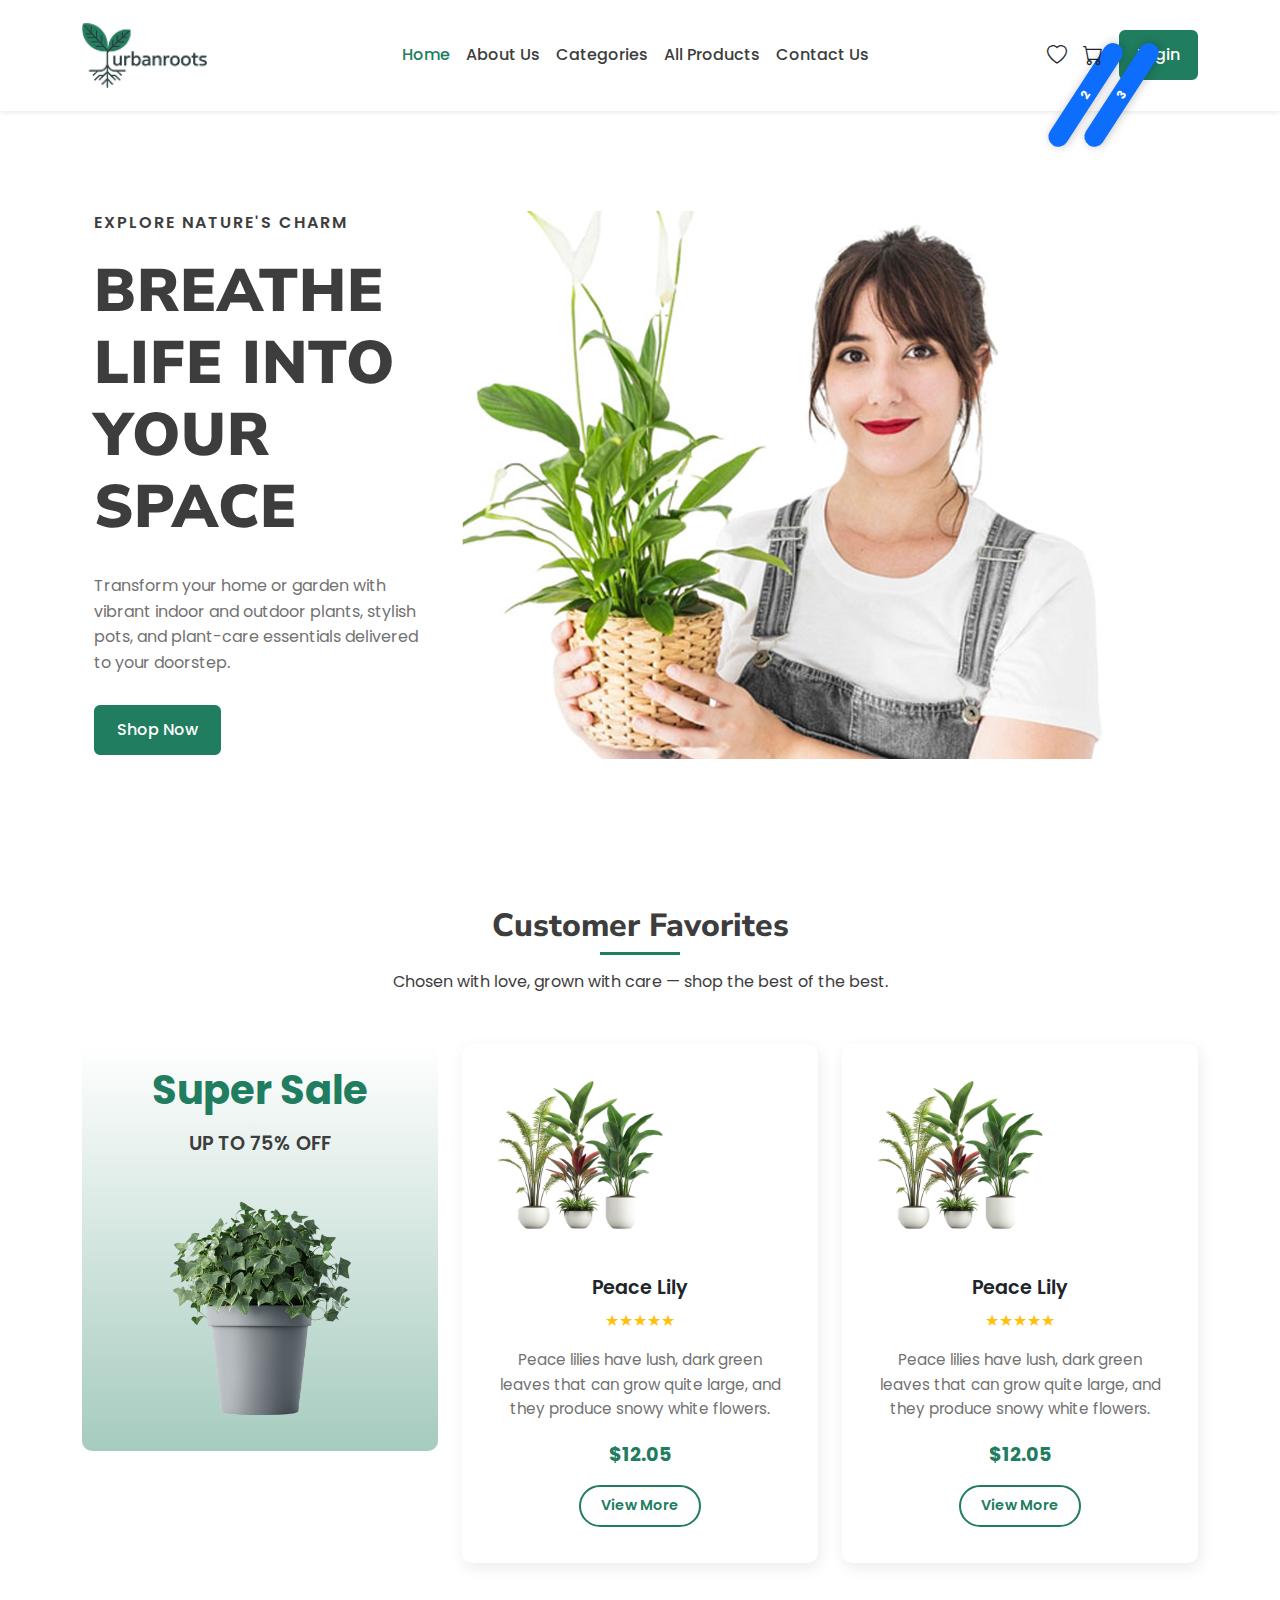
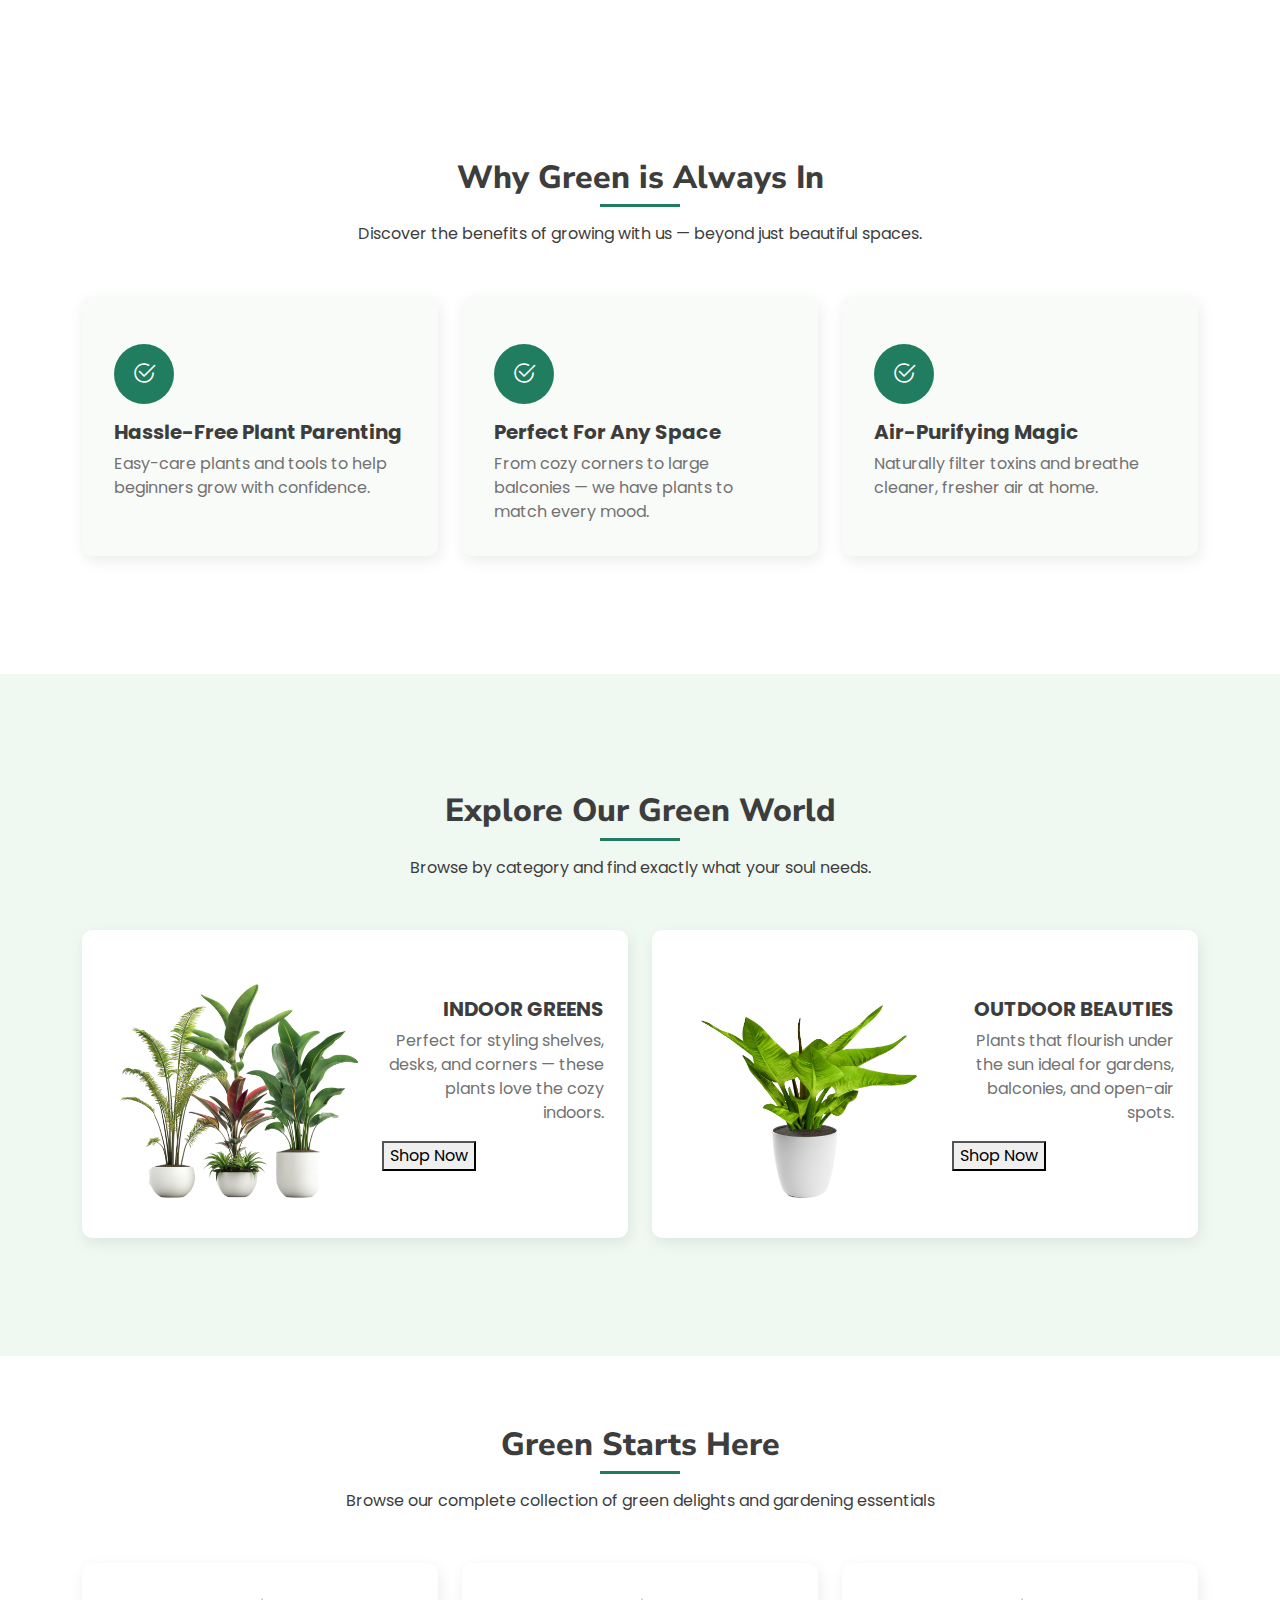
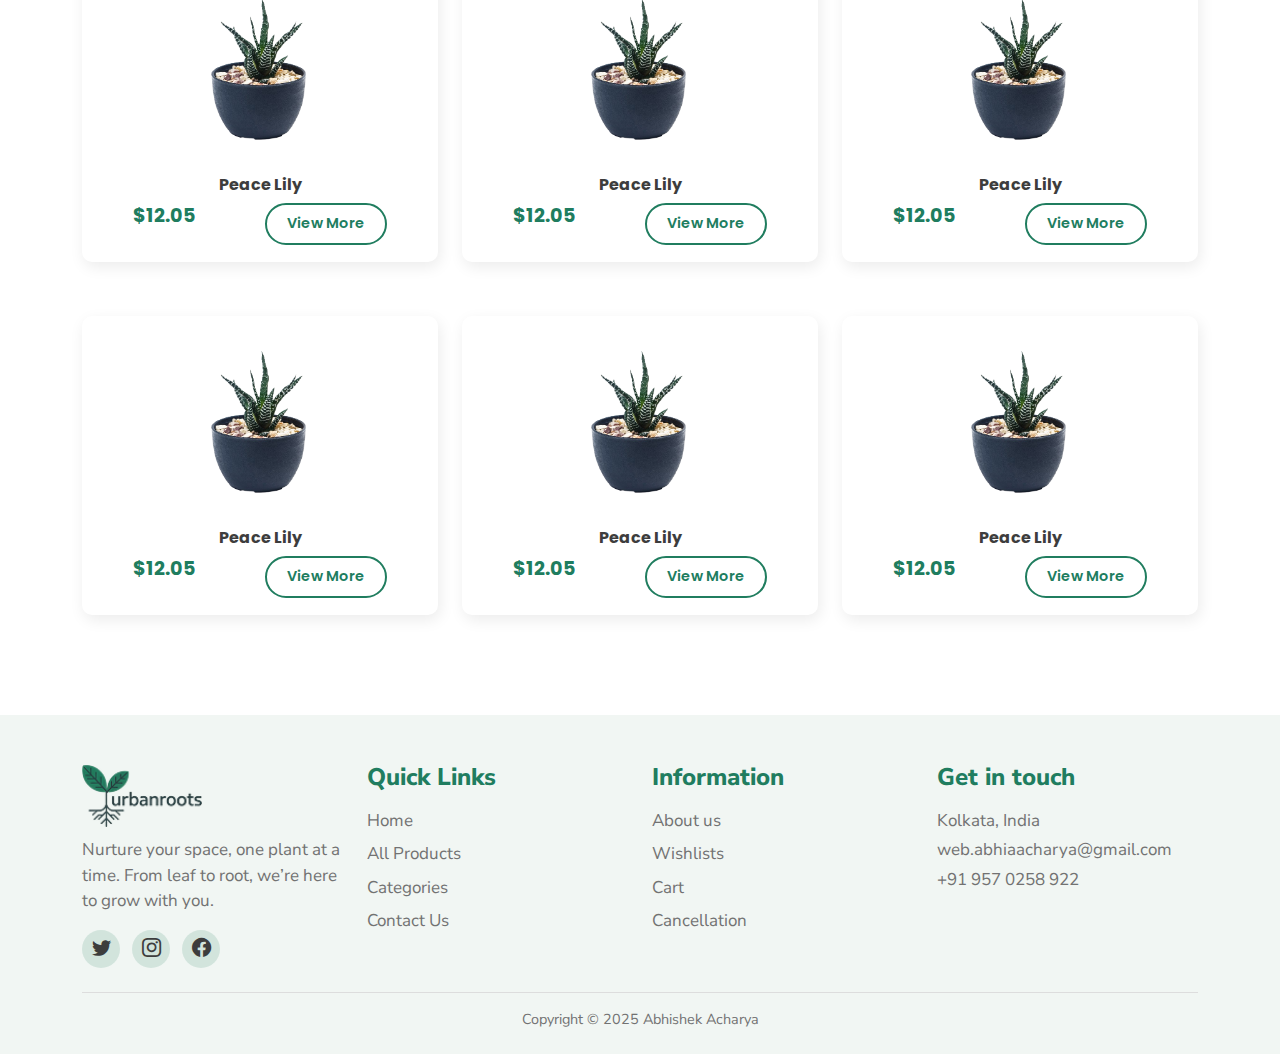
<file: index.html>
<!DOCTYPE html>
<html lang="en">
  <head>
    <meta charset="UTF-8" />
    <meta name="viewport" content="width=device-width, initial-scale=1.0" />
    <title>UrbanRoots</title>

    <!-- Bootstrap 5 CSS -->
    <link
      href="https://cdn.jsdelivr.net/npm/bootstrap@5.3.3/dist/css/bootstrap.min.css"
      rel="stylesheet"
    />

    <!-- Google Fonts -->
    <link
      href="https://fonts.googleapis.com/css2?family=Nunito+Sans:wght@400;700&family=Poppins:wght@400;500&display=swap"
      rel="stylesheet"
    />

    <!-- Bootstrap Icons -->
    <link
      href="https://cdn.jsdelivr.net/npm/bootstrap-icons@1.11.3/font/bootstrap-icons.css"
      rel="stylesheet"
    />

    <!-- Custom CSS -->
    <link rel="stylesheet" href="css/styles.css" />
    <link rel="stylesheet" href="css/responsive.css" />
  </head>
  <body>
    <!-- Navbar -->
    <nav class="navbar navbar-expand-lg navbar-light bg-white shadow-sm py-3">
      <div class="container">
        <!-- Logo -->
        <a class="navbar-brand fw-bold text-primary" href="index.html">
          <img src="images/logo.png" alt="UrbanRoots" height="40" />
        </a>

        <!-- Mobile Menu Toggle -->
        <button
          class="navbar-toggler"
          type="button"
          data-bs-toggle="collapse"
          data-bs-target="#mainNavbar"
        >
          <span class="navbar-toggler-icon"></span>
        </button>

        <!-- Menu Items -->
        <div class="collapse navbar-collapse" id="mainNavbar">
          <ul class="navbar-nav mx-auto mb-2 mb-lg-0">
            <li class="nav-item">
              <a class="nav-link active" href="index.html">Home</a>
            </li>
            <li class="nav-item">
              <a class="nav-link" href="about.html">About Us</a>
            </li>
            <li class="nav-item">
              <a class="nav-link" href="categories.html">Categories</a>
            </li>
            <li class="nav-item">
              <a class="nav-link" href="shop.html">All Products</a>
            </li>
            <li class="nav-item">
              <a class="nav-link" href="contact.html">Contact Us</a>
            </li>
          </ul>

          <!-- Right Side Icons -->
          <div class="d-flex align-items-center gap-3">
            <a href="wishlist.html" class="position-relative text-dark">
              <i class="bi bi-heart fs-5"></i>
              <span
                class="position-absolute top-0 start-100 translate-middle badge rounded-pill bg-primary"
                >2</span
              >
            </a>
            <a href="cart.html" class="position-relative text-dark">
              <i class="bi bi-cart fs-5"></i>
              <span
                class="position-absolute top-0 start-100 translate-middle badge rounded-pill bg-primary"
                >3</span
              >
            </a>
            <a href="login.html" class="btn btn-primary px-3">Login</a>
          </div>
        </div>
      </div>
    </nav>
    <!-- Hero Section -->
    <section class="hero-section">
      <div class="container">
        <div class="row">
          <div class="col-md-4">
            <div class="container hero-content">
              <p class="hero-title">EXPLORE NATURE'S CHARM</p>
              <h1 class="hero-subtitle">BREATHE LIFE INTO YOUR SPACE</h1>
              <p class="hero-text">
                Transform your home or garden with vibrant indoor and outdoor
                plants, stylish pots, and plant-care essentials delivered to
                your doorstep.
              </p>
              <button class="btn btn-primary btn-lg">Shop Now</button>
            </div>
          </div>
          <div class="col-md-4">
            <div class="bnr-img">
              <img src="images/bnr-1.png" alt="urbanroots banner" />
            </div>
          </div>
        </div>
      </div>
    </section>

    <!-- Customer Favorites -->
    <section class="py-5">
      <div class="container">
        <h2 class="section-title">Customer Favorites</h2>
        <p class="section-subtitle">
          Chosen with love, grown with care — shop the best of the best.
        </p>

        <div class="row">
          <div class="col-md-6 col-lg-4 mt-5 mt-lg-0">
            <div class="sale-box">
              <div class="sale-title">Super Sale</div>
              <div class="sale-subtitle">UP TO 75% OFF</div>
              <img src="images/outdoor-6.png" alt="Sale Plant" />
            </div>
          </div>
          <div class="col-md-6 col-lg-4">
            <div class="card product-card">
              <img
                src="images/indoor.png"
                class="card-img-top product-img"
                alt="Peace Lily"
              />
              <div class="card-body product-body">
                <h3 class="product-title">Peace Lily</h3>
                <div class="product-rating">★★★★★</div>
                <p class="product-description">
                  Peace lilies have lush, dark green leaves that can grow quite
                  large, and they produce snowy white flowers.
                </p>
                <div class="product-price">$12.05</div>
                <button class="btn-view">View More</button>
              </div>
            </div>
          </div>
          <div class="col-md-6 col-lg-4">
            <div class="card product-card">
              <img
                src="images/indoor.png"
                class="card-img-top product-img"
                alt="Peace Lily"
              />
              <div class="card-body product-body">
                <h3 class="product-title">Peace Lily</h3>
                <div class="product-rating">★★★★★</div>
                <p class="product-description">
                  Peace lilies have lush, dark green leaves that can grow quite
                  large, and they produce snowy white flowers.
                </p>
                <div class="product-price">$12.05</div>
                <button class="btn-view">View More</button>
              </div>
            </div>
          </div>
        </div>
      </div>
    </section>

    <section class="benefits">
      <div class="container py-5">
        <div class="text-center mb-5">
          <h2 class="section-title">Why Green is Always In</h2>
          <p class="section-subtitle">
            Discover the benefits of growing with us — beyond just beautiful
            spaces.
          </p>
        </div>
        <div class="row g-4">
          <div class="col-md-4">
            <div class="benefit-card">
              <div class="benefit-icon">
                <i class="bi bi-check2-circle"></i>
              </div>
              <h5>Hassle-Free Plant Parenting</h5>
              <p>
                Easy-care plants and tools to help beginners grow with
                confidence.
              </p>
            </div>
          </div>

          <div class="col-md-4">
            <div class="benefit-card">
              <div class="benefit-icon">
                <i class="bi bi-check2-circle"></i>
              </div>
              <h5>Perfect For Any Space</h5>
              <p>
                From cozy corners to large balconies — we have plants to match
                every mood.
              </p>
            </div>
          </div>

          <div class="col-md-4">
            <div class="benefit-card">
              <div class="benefit-icon">
                <i class="bi bi-check2-circle"></i>
              </div>
              <h5>Air-Purifying Magic</h5>
              <p>
                Naturally filter toxins and breathe cleaner, fresher air at
                home.
              </p>
            </div>
          </div>
        </div>
      </div>
    </section>

    <section class="category">
      <div class="container py-5">
        <div class="text-center mb-5">
          <h2 class="section-title">Explore Our Green World</h2>
          <p class="section-subtitle">
            Browse by category and find exactly what your soul needs.
          </p>
        </div>
        <div class="row g-4">
          <div class="col-md-6">
            <div class="plant-card">
              <img src="images/indoor.png" alt="Indoor Greens" />
              <div class="plant-info text-right">
                <h5>INDOOR GREENS</h5>
                <p>
                  Perfect for styling shelves, desks, and corners — these plants
                  love the cozy indoors.
                </p>
                <button class="btn-shop">Shop Now</button>
              </div>
            </div>
          </div>

          <div class="col-md-6">
            <div class="plant-card">
              <img src="images/outdoor.png" alt="Outdoor Beauties" />
              <div class="plant-info text-right">
                <h5>OUTDOOR BEAUTIES</h5>
                <p>
                  Plants that flourish under the sun ideal for gardens,
                  balconies, and open-air spots.
                </p>
                <button class="btn-shop">Shop Now</button>
              </div>
            </div>
          </div>
        </div>
      </div>
    </section>

    <section class="index-product">
      <div class="container">
        <div class="text-center mb-5">
          <h2 class="section-title">Green Starts Here</h2>
          <p class="section-subtitle">
            Browse our complete collection of green delights and gardening
            essentials
          </p>
        </div>
        <div class="row g-4">
          <div class="col-md-4">
            <div class="product-card">
              <img src="images/indoor-1.png" alt="Peace Lily" />
              <h6>Peace Lily</h6>
              <div class="d-flex align-items-center justify-content-around">
                <p class="product-price">$12.05</p>
                <button class="btn-view">View More</button>
              </div>
            </div>
          </div>
          <div class="col-md-4">
            <div class="product-card">
              <img src="images/indoor-1.png" alt="Peace Lily" />
              <h6>Peace Lily</h6>
              <div class="d-flex align-items-center justify-content-around">
                <p class="product-price">$12.05</p>
                <button class="btn-view">View More</button>
              </div>
            </div>
          </div>
          <div class="col-md-4">
            <div class="product-card">
              <img src="images/indoor-1.png" alt="Peace Lily" />
              <h6>Peace Lily</h6>
              <div class="d-flex align-items-center justify-content-around">
                <p class="product-price">$12.05</p>
                <button class="btn-view">View More</button>
              </div>
            </div>
          </div>
          <div class="col-md-4">
            <div class="product-card">
              <img src="images/indoor-1.png" alt="Peace Lily" />
              <h6>Peace Lily</h6>
              <div class="d-flex align-items-center justify-content-around">
                <p class="product-price">$12.05</p>
                <button class="btn-view">View More</button>
              </div>
            </div>
          </div>
          <div class="col-md-4">
            <div class="product-card">
              <img src="images/indoor-1.png" alt="Peace Lily" />
              <h6>Peace Lily</h6>
              <div class="d-flex align-items-center justify-content-around">
                <p class="product-price">$12.05</p>
                <button class="btn-view">View More</button>
              </div>
            </div>
          </div>
          <div class="col-md-4">
            <div class="product-card">
              <img src="images/indoor-1.png" alt="Peace Lily" />
              <h6>Peace Lily</h6>
              <div class="d-flex align-items-center justify-content-around">
                <p class="product-price">$12.05</p>
                <button class="btn-view">View More</button>
              </div>
            </div>
          </div>
        </div>
      </div>
    </section>

    <footer>
      <div class="container">
        <div class="row gy-4">
          <div class="col-md-3">
            <div class="footer-logo">
              <img
                src="images/logo.png"
                alt="Urbanroots"
                height="40"
                class="me-2"
              />
            </div>
            <p class="footer-text">
              Nurture your space, one plant at a time. From leaf to root, we’re
              here to grow with you.
            </p>
            <div class="social-icons mt-3">
              <a href="#"><i class="bi bi-twitter"></i></a>
              <a href="#"><i class="bi bi-instagram"></i></a>
              <a href="#"><i class="bi bi-facebook"></i></a>
            </div>
          </div>

          <!-- Quick Links -->
          <div class="col-md-3">
            <h5 class="footer-heading">Quick Links</h5>
            <a href="index.html" class="footer-link">Home</a>
            <a href="shop.html" class="footer-link">All Products</a>
            <a href="category.html" class="footer-link">Categories</a>
            <!-- <a href="#" class="footer-link">Best Products</a> -->
            <a href="contact.html" class="footer-link">Contact Us</a>
          </div>

          <!-- Information -->
          <div class="col-md-3">
            <h5 class="footer-heading">Information</h5>
            <a href="about.html" class="footer-link">About us</a>
            <a href="wishlist.html" class="footer-link">Wishlists</a>
            <a href="cart.html" class="footer-link">Cart</a>
            <a href="cancellation.html" class="footer-link">Cancellation</a>
          </div>

          <div class="col-md-3">
            <h5 class="footer-heading">Get in touch</h5>
            <p class="footer-text mb-1">Kolkata, India</p>
            <p class="footer-text mb-1">web.abhiaacharya@gmail.com</p>
            <p class="footer-text mb-0">+91 957 0258 922</p>
          </div>
        </div>

        <div class="footer-bottom text-center mt-4">
          Copyright © 2025 Abhishek Acharya
        </div>
      </div>
    </footer>

    <!-- Bootstrap 5 JS -->
    <script src="https://cdn.jsdelivr.net/npm/bootstrap@5.3.3/dist/js/bootstrap.bundle.min.js"></script>
    <script src="js/script.js"></script>
  </body>
</html>
</file>
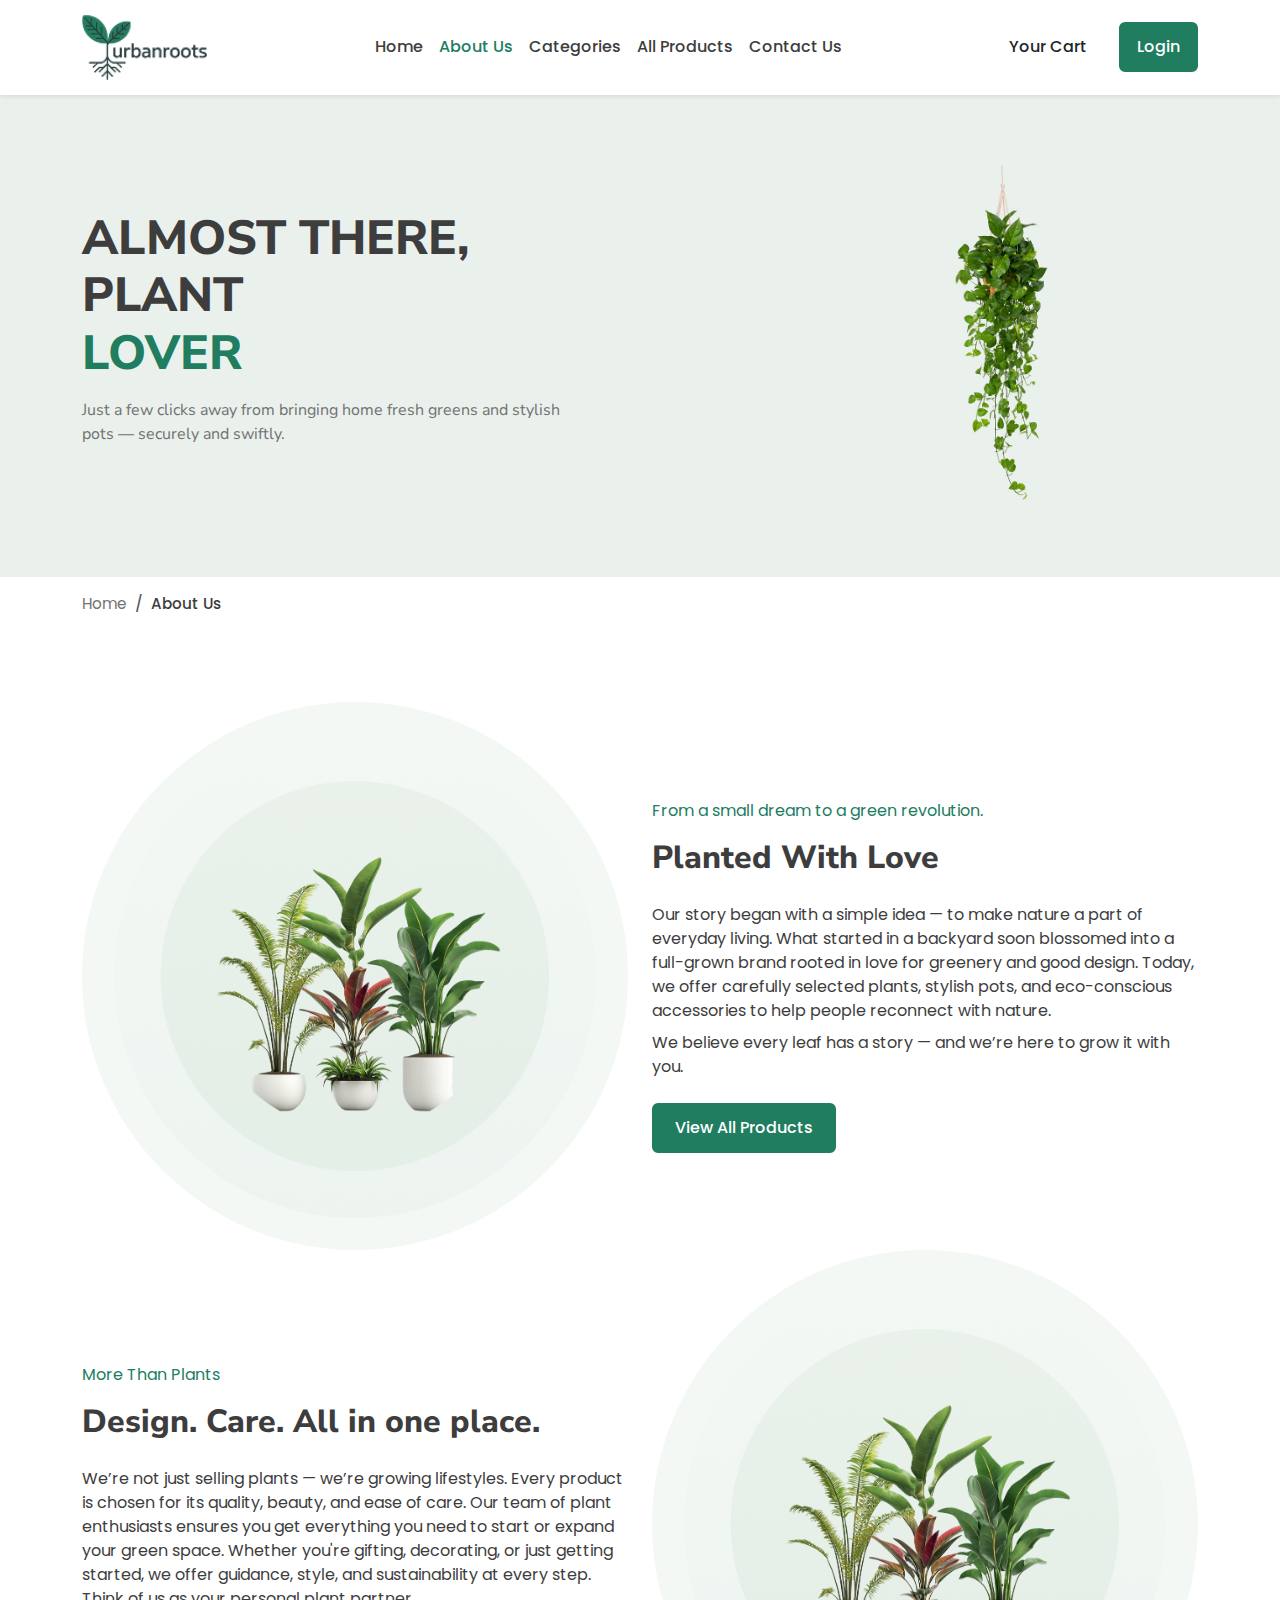
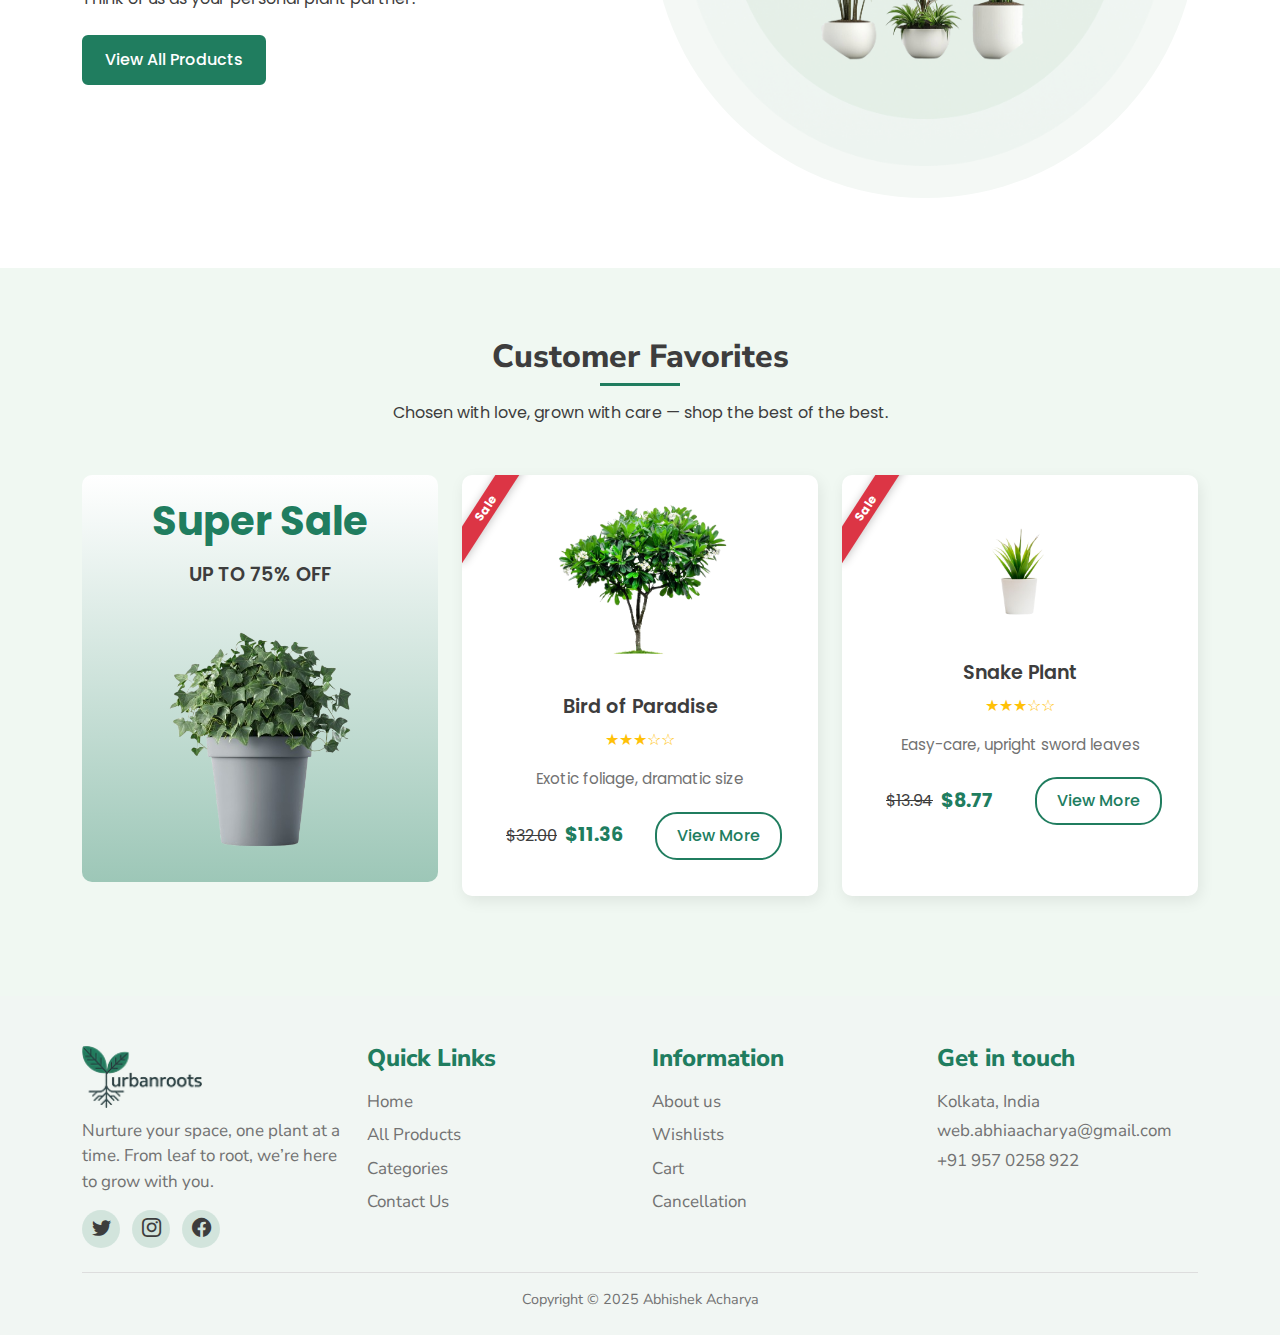
<file: about.html>
<!DOCTYPE html>
<html lang="en">

<head>
  <meta charset="UTF-8" />
  <meta name="viewport" content="width=device-width, initial-scale=1.0" />
  <title>UrbanRoots</title>
  <link href="https://cdn.jsdelivr.net/npm/bootstrap@5.3.3/dist/css/bootstrap.min.css" rel="stylesheet" />
  <link
    href="https://fonts.googleapis.com/css2?family=Nunito+Sans:ital,opsz,wght@0,6..12,200..1000;1,6..12,200..1000&family=Poppins:ital,wght@0,100;0,200;0,300;0,400;0,500;0,600;0,700;0,800;0,900;1,100;1,200;1,300;1,400;1,500;1,600;1,700;1,800;1,900&display=swap"
    rel="stylesheet">
  <link href="https://cdn.jsdelivr.net/npm/bootstrap-icons@1.11.3/font/bootstrap-icons.css" rel="stylesheet" />
  <link rel="stylesheet" href="css/styles.css" />
  <link rel="stylesheet" href="css/responsive.css" />
</head>

<body>
  <nav class="navbar navbar-expand-lg navbar-light bg-white shadow-sm py-2">
    <div class="container">
      <a class="navbar-brand fw-bold text-primary" href="index.html">
        <img src="images/logo.png" alt="UrbanRoots" height="40" />
      </a>
      <button class="navbar-toggler" type="button" data-bs-toggle="collapse" data-bs-target="#mainNavbar">
        <span class="navbar-toggler-icon"></span>
      </button>
      <div class="collapse navbar-collapse" id="mainNavbar">
        <ul class="navbar-nav mx-auto mb-2 mb-lg-0">
          <li class="nav-item">
            <a class="nav-link" href="index.html">Home</a>
          </li>
          <li class="nav-item">
            <a class="nav-link active" href="about.html">About Us</a>
          </li>
          <li class="nav-item">
            <a class="nav-link" href="categories.html">Categories</a>
          </li>
          <li class="nav-item">
            <a class="nav-link" href="shop.html">All Products</a>
          </li>
          <li class="nav-item">
            <a class="nav-link" href="contact.html">Contact Us</a>
          </li>
        </ul>

        <div class="d-flex align-items-center gap-3">
          <a href="cart.html" class="position-relative nav-link text-dark">
            Your Cart
          </a>
          <a href="login.html" class="btn btn-primary px-3">Login</a>
        </div>
      </div>
    </div>
  </nav>

    <section class="page-head-section">
      <div class="container">
        <div class="row align-items-center">
          <div class="col-md-6">
            <h2 class="page-head-title">
              Almost There, Plant
              <br /><span>Lover</span>
            </h2>
            <p class="page-head-text">
              Just a few clicks away from bringing home fresh greens and stylish
              pots — securely and swiftly.
            </p>
          </div>

          <!-- Right image -->
          <div class="col-md-6 text-md-end text-center">
            <img
              src="images/page-head.png"
              alt="Hanging Plant"
              class="page-head-image img-fluid"
            />
          </div>
        </div>
      </div>
    </section>

    <div class="container">
      <nav aria-label="breadcrumb">
        <ol class="breadcrumb">
          <li class="breadcrumb-item"><a href="index.html">Home</a></li>
          <li class="breadcrumb-item active" aria-current="page">About Us</li>
        </ol>
      </nav>
    </div>

    <section>
      <div class="container">
        <div class="row align-items-center">
        <div class="col-md-6 mb-4 mb-md-0 d-flex justify-content-center">
          <div class="cancel-img-wrapper">
            <img
              src="images/cancel.png"
              alt="Plants"
              class="img-fluid"
              width="100%"
              height="576px"
            />
          </div>
        </div>

        <div class="col-md-6">
          <p class="about-subtitle">
            From a small dream to a green revolution.
          </p>
          <h2 class="about-title">Planted With Love</h2>
          <p class="mb-2">
            Our story began with a simple idea — to make nature a part of
            everyday living. What started in a backyard soon blossomed into a
            full-grown brand rooted in love for greenery and good design. Today,
            we offer carefully selected plants, stylish pots, and eco-conscious
            accessories to help people reconnect with nature.
          </p>
          <p class="mb-4">
            We believe every leaf has a story — and we’re here to grow it with
            you.
          </p>
          <a href="shop.html" style="text-decoration: none;">
        <button class="btn btn-primary d-block mt-4">View All Products</button>
      </a>
        </div>
      </div>
      <div class="row align-items-center">
        <div class="col-md-6">
          <p class="about-subtitle">More Than Plants</p>
          <h2 class="about-title">Design. Care. All in one place.</h2>
          <p class="mb-2">
            We’re not just selling plants — we’re growing lifestyles. Every
            product is chosen for its quality, beauty, and ease of care. Our
            team of plant enthusiasts ensures you get everything you need to
            start or expand your green space. Whether you're gifting,
            decorating, or just getting started, we offer guidance, style, and
            sustainability at every step. Think of us as your personal plant
            partner.
          </p>
          <a href="shop.html" style="text-decoration: none;">
        <button class="btn btn-primary d-block mt-4">View All Products</button>
      </a>
        </div>
        <div class="col-md-6 mb-4 mb-md-0 d-flex justify-content-center">
          <div class="cancel-img-wrapper">
            <img
              src="images/cancel.png"
              alt="Plants"
              class="img-fluid"
              width="100%"
              height="576px"
            />
          </div>
        </div>
      </div>
      </div>
    </section>

    <section class="favorites">
    <div class="container">
      <h2 class="section-title">Customer Favorites</h2>
      <p class="section-subtitle">
        Chosen with love, grown with care — shop the best of the best.
      </p>

      <div class="row">
        <div class="col-md-4 col-lg-4 mt-5 mt-lg-0">
          <div class="sale-box">
            <div class="sale-title">Super Sale</div>
            <div class="sale-subtitle">UP TO 75% OFF</div>
            <img src="images/outdoor-6.png" alt="Sale Plant" />
          </div>
        </div>
        <div class="col-md-8 col-lg-8 mt-5 mt-lg-0">
          <div class="row" id="sale-products-container"></div>
        </div>
      </div>

    </div>
    </section>
   
  <footer>
    <div class="container">
      <div class="row gy-4">
        <div class="col-md-3">
          <div class="footer-logo">
            <img src="images/logo.png" alt="Urbanroots" height="40" class="me-2" />
          </div>
          <p class="footer-text">
            Nurture your space, one plant at a time. From leaf to root, we’re
            here to grow with you.
          </p>
          <div class="social-icons mt-3">
            <a href="https://twitter.com/login" target="_blank" rel="noopener noreferrer">
              <i class="bi bi-twitter"></i>
            </a>
            <a href="https://www.instagram.com/accounts/login/" target="_blank" rel="noopener noreferrer">
              <i class="bi bi-instagram"></i>
            </a>
            <a href="https://www.facebook.com/login/" target="_blank" rel="noopener noreferrer">
              <i class="bi bi-facebook"></i>
            </a>
          </div>
        </div>

        <div class="col-md-3">
          <h5 class="footer-heading">Quick Links</h5>
          <a href="index.html" class="footer-link">Home</a>
          <a href="shop.html" class="footer-link">All Products</a>
          <a href="category.html" class="footer-link">Categories</a>
          <a href="contact.html" class="footer-link">Contact Us</a>
        </div>

        <div class="col-md-3">
          <h5 class="footer-heading">Information</h5>
          <a href="about.html" class="footer-link">About us</a>
          <a href="wishlist.html" class="footer-link">Wishlists</a>
          <a href="cart.html" class="footer-link">Cart</a>
          <a href="cancellation.html" class="footer-link">Cancellation</a>
        </div>

        <div class="col-md-3">
          <h5 class="footer-heading">Get in touch</h5>
          <p class="footer-text mb-1">Kolkata, India</p>
          <p class="footer-text mb-1">web.abhiaacharya@gmail.com</p>
          <p class="footer-text mb-0">+91 957 0258 922</p>
        </div>
      </div>

      <div class="footer-bottom text-center mt-4">
        Copyright © 2025 Abhishek Acharya
      </div>
    </div>
  </footer>

  <script src="https://cdnjs.cloudflare.com/ajax/libs/jquery/3.7.1/jquery.min.js"></script>
  <script src="https://cdn.jsdelivr.net/npm/bootstrap@5.3.3/dist/js/bootstrap.bundle.min.js"></script>
  <script src="js/script.js"></script>
  <script src="js/sale-products.js"></script>
</body>

</html>
</file>
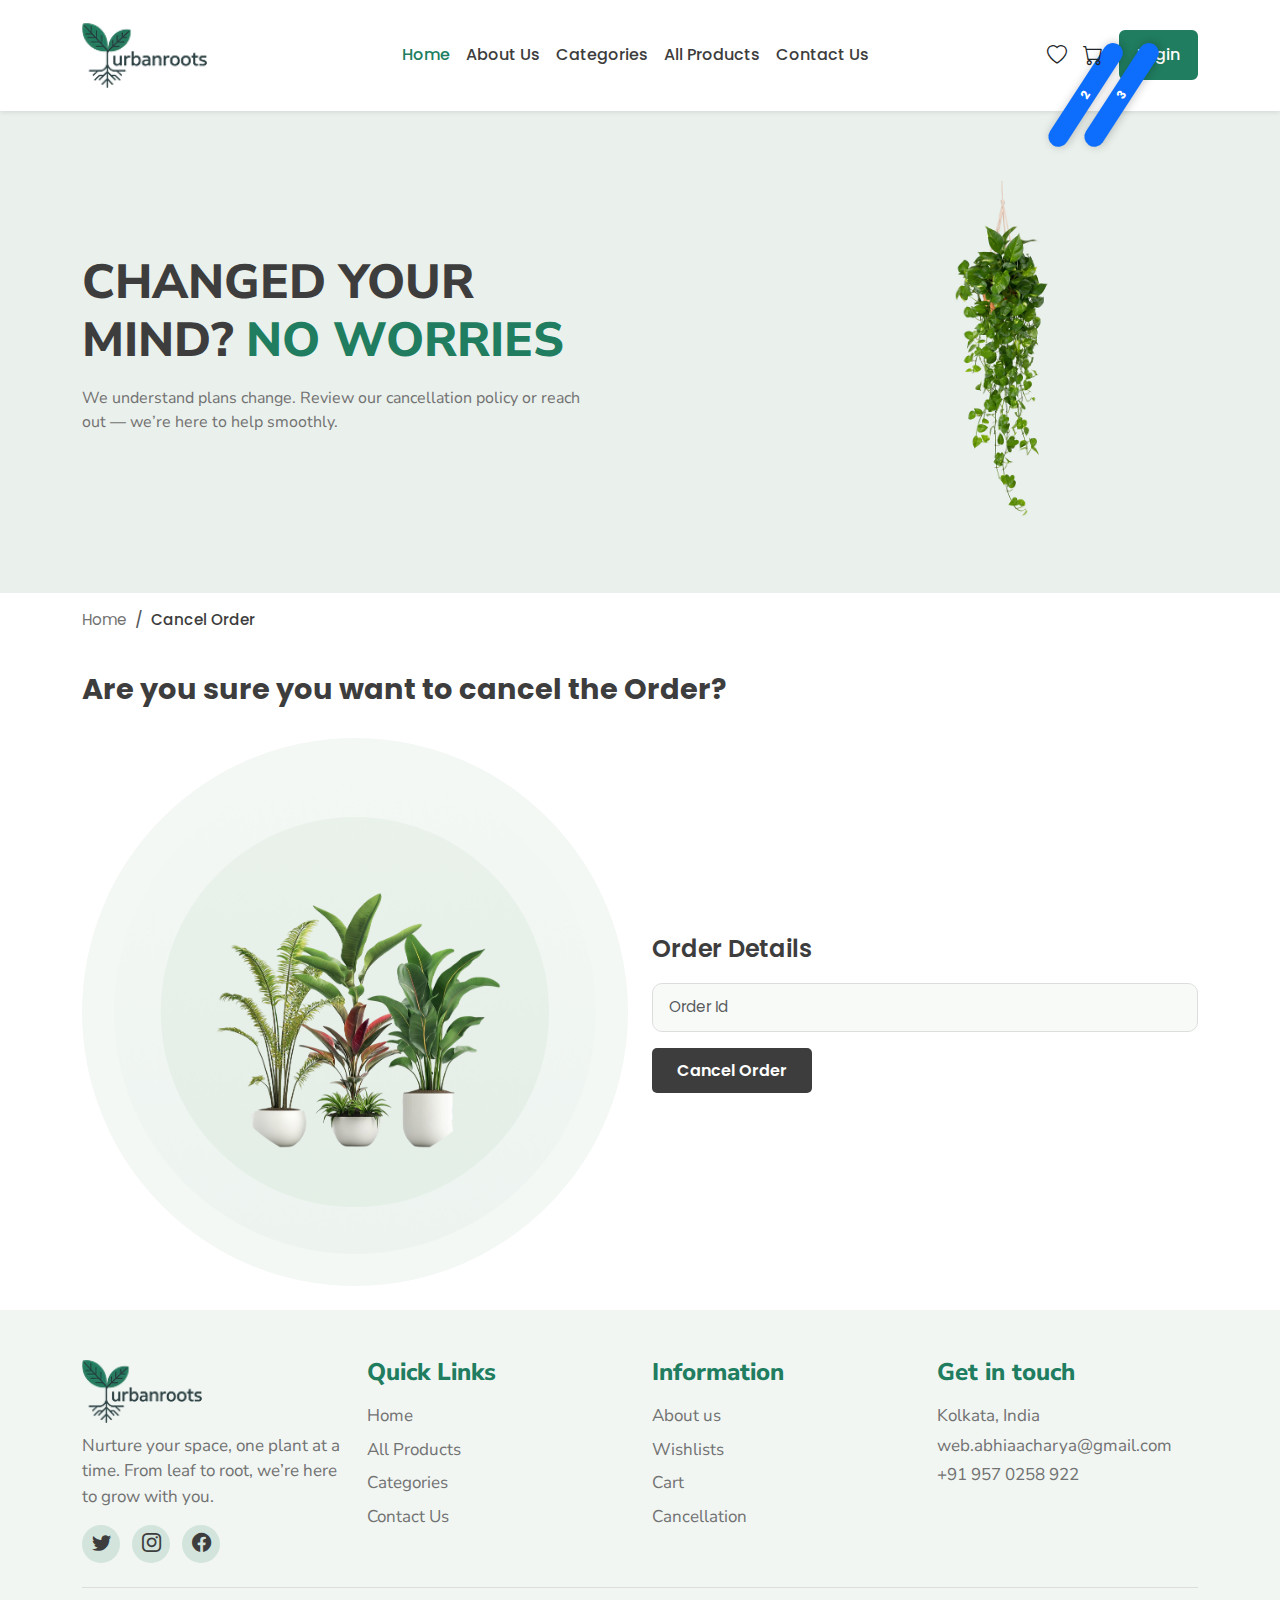
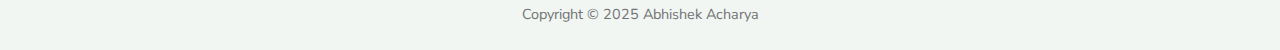
<file: cancellation.html>
<!DOCTYPE html>
<html lang="en">
  <head>
    <meta charset="UTF-8" />
    <meta name="viewport" content="width=device-width, initial-scale=1.0" />
    <title>UrbanRoots</title>

    <!-- Bootstrap 5 CSS -->
    <link
      href="https://cdn.jsdelivr.net/npm/bootstrap@5.3.3/dist/css/bootstrap.min.css"
      rel="stylesheet"
    />

    <!-- Google Fonts -->
    <link
      href="https://fonts.googleapis.com/css2?family=Nunito+Sans:ital,opsz,wght@0,6..12,200..1000;1,6..12,200..1000&family=Poppins:ital,wght@0,100;0,200;0,300;0,400;0,500;0,600;0,700;0,800;0,900;1,100;1,200;1,300;1,400;1,500;1,600;1,700;1,800;1,900&display=swap"
      rel="stylesheet"
    />
    <!-- Bootstrap Icons -->
    <link
      href="https://cdn.jsdelivr.net/npm/bootstrap-icons@1.11.3/font/bootstrap-icons.css"
      rel="stylesheet"
    />

    <!-- Custom CSS -->
    <link rel="stylesheet" href="css/styles.css" />
    <link rel="stylesheet" href="css/responsive.css" />
  </head>
  <body>
    <!-- Navbar -->
    <nav class="navbar navbar-expand-lg navbar-light bg-white shadow-sm py-3">
      <div class="container">
        <a class="navbar-brand fw-bold text-primary" href="index.html">
          <img src="images/logo.png" alt="UrbanRoots" height="40" />
        </a>
        <button
          class="navbar-toggler"
          type="button"
          data-bs-toggle="collapse"
          data-bs-target="#mainNavbar"
        >
          <span class="navbar-toggler-icon"></span>
        </button>

        <div class="collapse navbar-collapse" id="mainNavbar">
          <ul class="navbar-nav mx-auto mb-2 mb-lg-0">
            <li class="nav-item">
              <a class="nav-link active" href="index.html">Home</a>
            </li>
            <li class="nav-item">
              <a class="nav-link" href="about.html">About Us</a>
            </li>
            <li class="nav-item">
              <a class="nav-link" href="categories.html">Categories</a>
            </li>
            <li class="nav-item">
              <a class="nav-link" href="shop.html">All Products</a>
            </li>
            <li class="nav-item">
              <a class="nav-link" href="contact.html">Contact Us</a>
            </li>
          </ul>

          <!-- Right Side Icons -->
          <div class="d-flex align-items-center gap-3">
            <a href="wishlist.html" class="position-relative text-dark">
              <i class="bi bi-heart fs-5"></i>
              <span
                class="position-absolute top-0 start-100 translate-middle badge rounded-pill bg-primary"
                >2</span
              >
            </a>
            <a href="cart.html" class="position-relative text-dark">
              <i class="bi bi-cart fs-5"></i>
              <span
                class="position-absolute top-0 start-100 translate-middle badge rounded-pill bg-primary"
                >3</span
              >
            </a>
            <a href="login.html" class="btn btn-primary px-3">Login</a>
          </div>
        </div>
      </div>
    </nav>

    <section class="page-head-section">
      <div class="container">
        <div class="row align-items-center">
          <!-- Left text content -->
          <div class="col-md-6">
            <h2 class="page-head-title">
              CHANGED YOUR<br />
              MIND? <span>NO WORRIES</span>
            </h2>
            <p class="page-head-text">
              We understand plans change. Review our cancellation policy or
              reach out — we’re here to help smoothly.
            </p>
          </div>

          <!-- Right image -->
          <div class="col-md-6 text-md-end text-center">
            <img
              src="images/page-head.png"
              alt="Hanging Plant"
              class="page-head-image img-fluid"
            />
          </div>
        </div>
      </div>
    </section>

    <!-- Breadcrumb -->
    <div class="container">
      <nav aria-label="breadcrumb">
        <ol class="breadcrumb">
          <li class="breadcrumb-item"><a href="index.html">Home</a></li>
          <li class="breadcrumb-item active" aria-current="page">
            Cancel Order
          </li>
        </ol>
      </nav>
    </div>

    <div class="container my-4">
      <h2 class="cancel-title">Are you sure you want to cancel the Order?</h2>
      <div class="row align-items-center">
        <div class="col-md-6 text-center">
          <div class="cancel-img-wrapper">
            <img
              src="images/cancel.png"
              alt="Plants"
              class="img-fluid"
              width="100%"
              height="576px"
            />
          </div>
        </div>

        <div class="col-md-6">
          <form class="order-form">
            <div class="mb-3">
              <label for="orderId">Order Details</label>
              <input
                type="text"
                id="orderId"
                class="form-control"
                placeholder="Order Id"
              />
            </div>
            <button type="submit" class="btn btn-cancel">Cancel Order</button>
          </form>
        </div>
      </div>
    </div>
    
    <footer>
      <div class="container">
        <div class="row gy-4">
          <div class="col-md-3">
            <div class="footer-logo">
              <img
                src="images/logo.png"
                alt="Urbanroots"
                height="40"
                class="me-2"
              />
            </div>
            <p class="footer-text">
              Nurture your space, one plant at a time. From leaf to root, we’re
              here to grow with you.
            </p>
            <div class="social-icons mt-3">
              <a href="#"><i class="bi bi-twitter"></i></a>
              <a href="#"><i class="bi bi-instagram"></i></a>
              <a href="#"><i class="bi bi-facebook"></i></a>
            </div>
          </div>

          <!-- Quick Links -->
          <div class="col-md-3">
            <h5 class="footer-heading">Quick Links</h5>
            <a href="index.html" class="footer-link">Home</a>
            <a href="shop.html" class="footer-link">All Products</a>
            <a href="category.html" class="footer-link">Categories</a>
            <!-- <a href="#" class="footer-link">Best Products</a> -->
            <a href="contact.html" class="footer-link">Contact Us</a>
          </div>

          <!-- Information -->
          <div class="col-md-3">
            <h5 class="footer-heading">Information</h5>
            <a href="about.html" class="footer-link">About us</a>
            <a href="wishlist.html" class="footer-link">Wishlists</a>
            <a href="cart.html" class="footer-link">Cart</a>
            <a href="cancellation.html" class="footer-link">Cancellation</a>
          </div>

          <div class="col-md-3">
            <h5 class="footer-heading">Get in touch</h5>
            <p class="footer-text mb-1">Kolkata, India</p>
            <p class="footer-text mb-1">web.abhiaacharya@gmail.com</p>
            <p class="footer-text mb-0">+91 957 0258 922</p>
          </div>
        </div>

        <div class="footer-bottom text-center mt-4">
          Copyright © 2025 Abhishek Acharya
        </div>
      </div>
    </footer>

    <!-- Bootstrap 5 JS -->
    <script src="https://cdn.jsdelivr.net/npm/bootstrap@5.3.3/dist/js/bootstrap.bundle.min.js"></script>
    <script src="js/script.js"></script>
  </body>
</html>
</file>
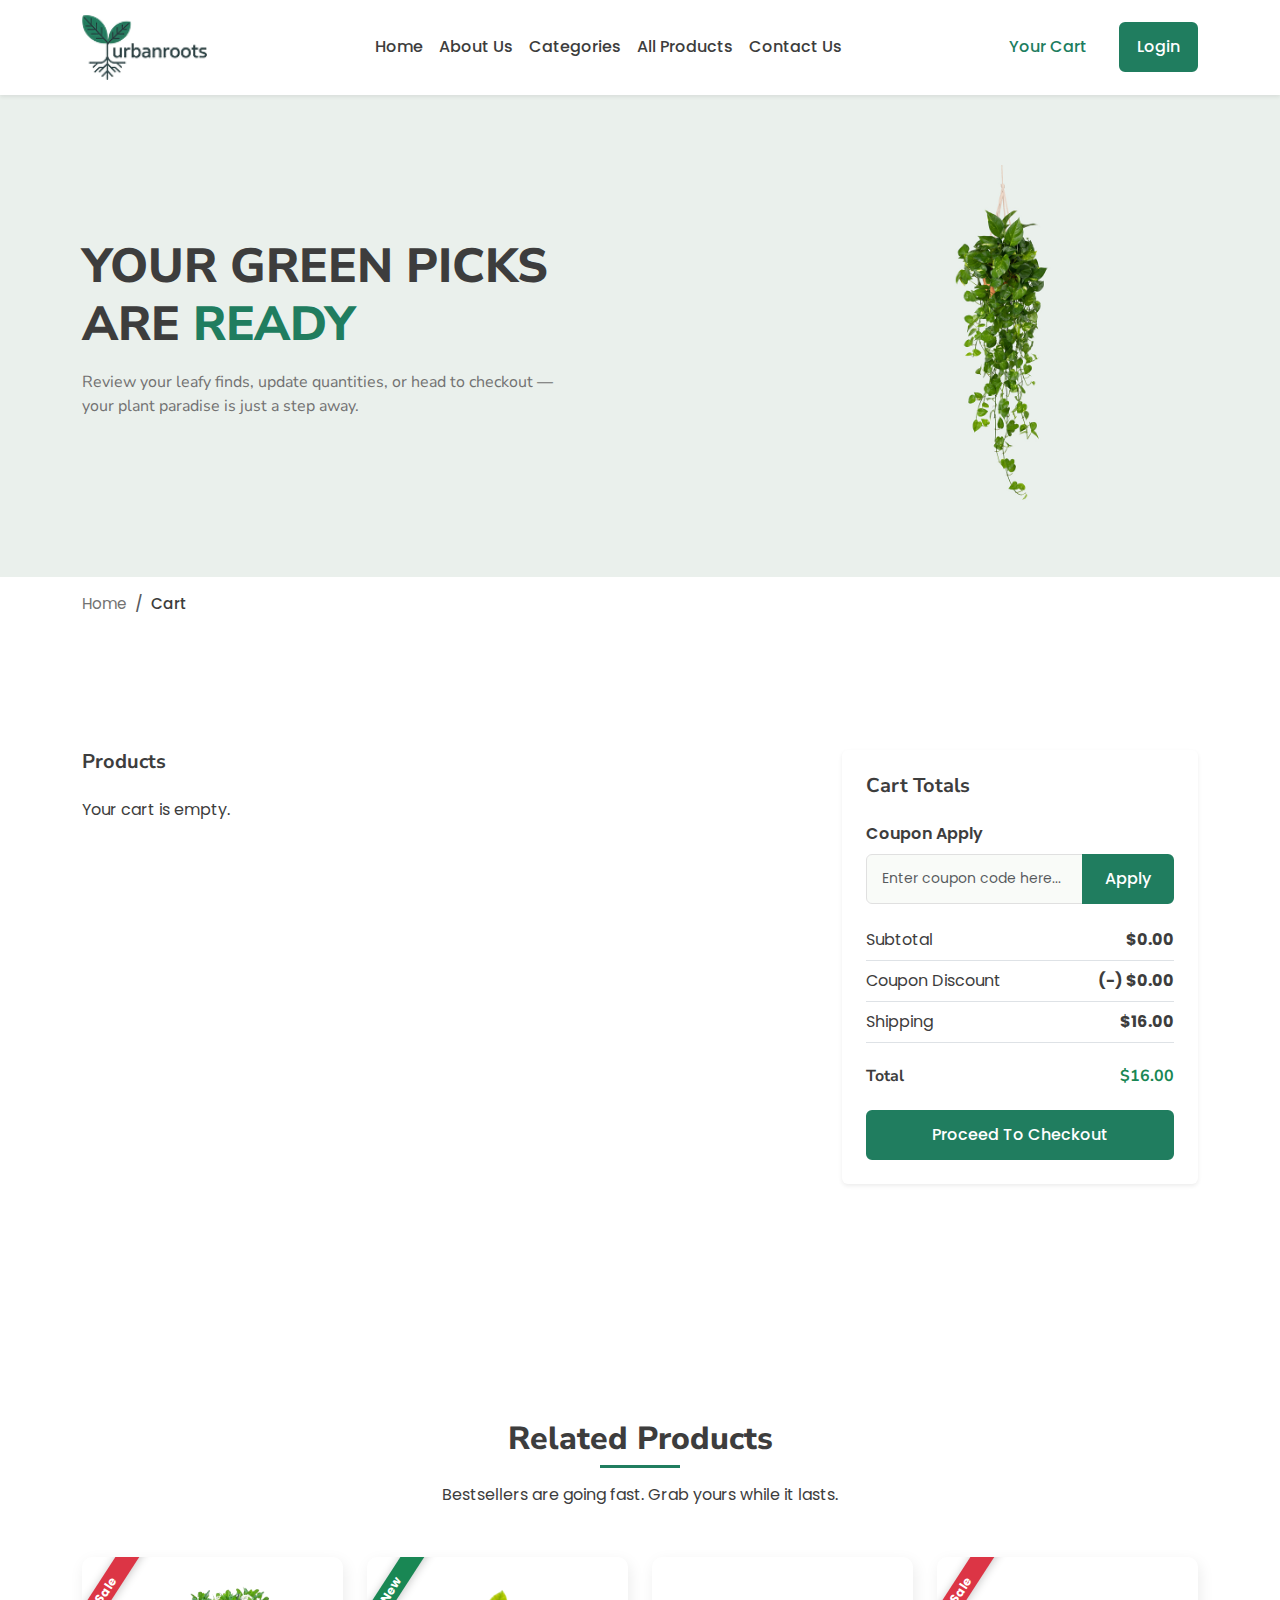
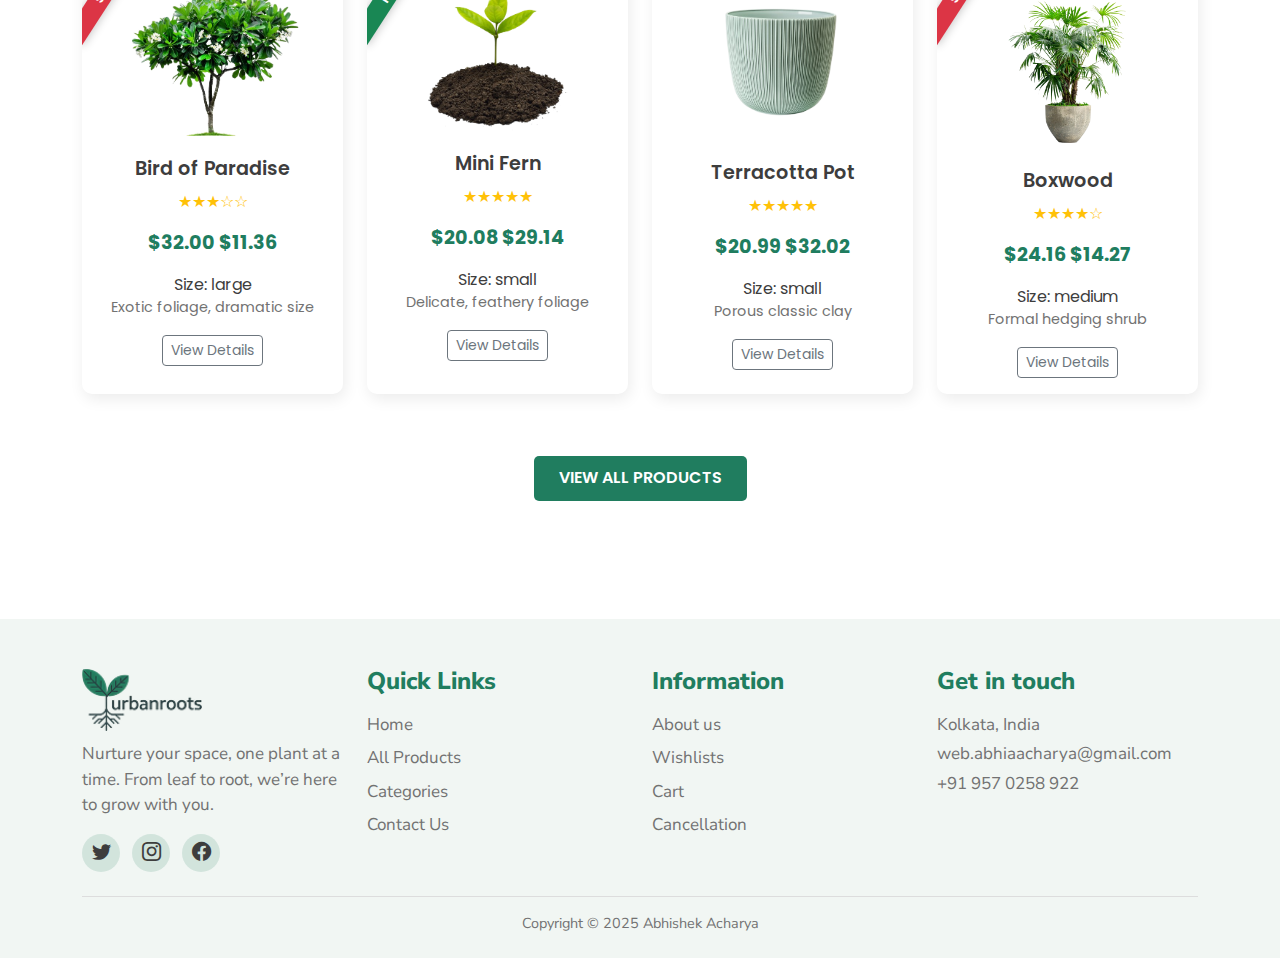
<file: cart.html>
<!DOCTYPE html>
<html lang="en">

<head>
  <meta charset="UTF-8" />
  <meta name="viewport" content="width=device-width, initial-scale=1.0" />
  <title>UrbanRoots</title>
  <link href="https://cdn.jsdelivr.net/npm/bootstrap@5.3.3/dist/css/bootstrap.min.css" rel="stylesheet" />
  <link
    href="https://fonts.googleapis.com/css2?family=Nunito+Sans:ital,opsz,wght@0,6..12,200..1000;1,6..12,200..1000&family=Poppins:ital,wght@0,100;0,200;0,300;0,400;0,500;0,600;0,700;0,800;0,900;1,100;1,200;1,300;1,400;1,500;1,600;1,700;1,800;1,900&display=swap"
    rel="stylesheet">
  <link href="https://cdn.jsdelivr.net/npm/bootstrap-icons@1.11.3/font/bootstrap-icons.css" rel="stylesheet" />
  <link rel="stylesheet" href="css/styles.css" />
  <link rel="stylesheet" href="css/responsive.css" />
</head>

<body>
    <nav class="navbar navbar-expand-lg navbar-light bg-white shadow-sm py-2">
    <div class="container">
      <a class="navbar-brand fw-bold text-primary" href="index.html">
        <img src="images/logo.png" alt="UrbanRoots" height="40" />
      </a>
      <button class="navbar-toggler" type="button" data-bs-toggle="collapse" data-bs-target="#mainNavbar">
        <span class="navbar-toggler-icon"></span>
      </button>
      <div class="collapse navbar-collapse" id="mainNavbar">
        <ul class="navbar-nav mx-auto mb-2 mb-lg-0">
          <li class="nav-item">
            <a class="nav-link" href="index.html">Home</a>
          </li>
          <li class="nav-item">
            <a class="nav-link" href="about.html">About Us</a>
          </li>
          <li class="nav-item">
            <a class="nav-link" href="categories.html">Categories</a>
          </li>
          <li class="nav-item">
            <a class="nav-link" href="shop.html">All Products</a>
          </li>
          <li class="nav-item">
            <a class="nav-link" href="contact.html">Contact Us</a>
          </li>
        </ul>

        <div class="d-flex align-items-center gap-3">
          <a href="cart.html" class="nav-link active">
            Your Cart
          </a>
          <a href="login.html" class="btn btn-primary px-3">Login</a>
        </div>
      </div>
    </div>
  </nav>

  <section class="page-head-section">
    <div class="container">
      <div class="row align-items-center">
        <!-- Left text content -->
        <div class="col-md-6">
          <h2 class="page-head-title">
            Your Green Picks
            <br />
            Are <span>Ready</span>
          </h2>
          <p class="page-head-text">
            Review your leafy finds, update quantities, or head to checkout — your plant paradise is just a step away.
          </p>
        </div>

        <!-- Right image -->
        <div class="col-md-6 text-md-end text-center">
          <img src="images/page-head.png" alt="Hanging Plant" class="page-head-image img-fluid" />
        </div>
      </div>
    </div>
  </section>

  <div class="container">
    <nav aria-label="breadcrumb">
      <ol class="breadcrumb">
        <li class="breadcrumb-item"><a href="index.html">Home</a></li>
        <li class="breadcrumb-item active" aria-current="page">Cart</li>
      </ol>
    </nav>
  </div>

  <section class="cart-section">
    <div class="container py-5">
      <div class="row">
        <div class="col-lg-8">
          <h5 class="mb-4 fw-bold">Products</h5>
          <div id="cart-item-container">
          </div>
        </div>
        <div class="col-lg-4">
          <div class="bg-white p-4 shadow-sm rounded">
            <h5 class="fw-bold mb-4">Cart Totals</h5>
            <div class="mb-3">
              <label class="form-label">Coupon Apply</label>
              <div class="input-group">
                <input type="text" class="form-control" placeholder="Enter coupon code here..." />
                <button class="btn btn-primary">Apply</button>
              </div>
            </div>
            <div class="d-flex justify-content-between py-2 border-bottom">
              <span>Subtotal</span>
              <strong id="cart-subtotal"></strong>
            </div>
            <div class="d-flex justify-content-between py-2 border-bottom">
              <span>Coupon Discount</span>
              <strong id="cart-discount"></strong>
            </div>
            <div class="d-flex justify-content-between py-2 border-bottom">
              <span>Shipping</span>
              <strong id="cart-shipping"></strong>
            </div>

            <div class="d-flex justify-content-between mt-4">
              <h6 class="fw-bold">Total</h6>
              <h6 class="fw-bold text-success" id="cart-total"></h6>
            </div>

            <button class="btn btn-primary w-100 mt-3" onclick="checkout()">
              Proceed To Checkout
            </button>
          </div>
        </div>
      </div>
    </div>
  </section>
<section>
    <div class="container my-5">
        <div class="text-center">
            <h2 class="section-title">Related Products</h2>
            <p class="section-subtitle">
                Bestsellers are going fast. Grab yours while it lasts.
            </p>
        </div>
        <div id="related-products-container" class="row g-4">
        </div>
        <div class="text-center">
            <a href="shop.html" class="btn btn-all">VIEW ALL PRODUCTS</a>
        </div>
    </div>
</section>

 <footer>
    <div class="container">
      <div class="row gy-4">
        <div class="col-md-3">
          <div class="footer-logo">
            <img src="images/logo.png" alt="Urbanroots" height="40" class="me-2" />
          </div>
          <p class="footer-text">
            Nurture your space, one plant at a time. From leaf to root, we’re
            here to grow with you.
          </p>
          <div class="social-icons mt-3">
            <a href="https://twitter.com/login" target="_blank" rel="noopener noreferrer">
              <i class="bi bi-twitter"></i>
            </a>
            <a href="https://www.instagram.com/accounts/login/" target="_blank" rel="noopener noreferrer">
              <i class="bi bi-instagram"></i>
            </a>
            <a href="https://www.facebook.com/login/" target="_blank" rel="noopener noreferrer">
              <i class="bi bi-facebook"></i>
            </a>
          </div>
        </div>

        <div class="col-md-3">
          <h5 class="footer-heading">Quick Links</h5>
          <a href="index.html" class="footer-link">Home</a>
          <a href="shop.html" class="footer-link">All Products</a>
          <a href="category.html" class="footer-link">Categories</a>
          <a href="contact.html" class="footer-link">Contact Us</a>
        </div>

        <div class="col-md-3">
          <h5 class="footer-heading">Information</h5>
          <a href="about.html" class="footer-link">About us</a>
          <a href="wishlist.html" class="footer-link">Wishlists</a>
          <a href="cart.html" class="footer-link">Cart</a>
          <a href="cancellation.html" class="footer-link">Cancellation</a>
        </div>

        <div class="col-md-3">
          <h5 class="footer-heading">Get in touch</h5>
          <p class="footer-text mb-1">Kolkata, India</p>
          <p class="footer-text mb-1">web.abhiaacharya@gmail.com</p>
          <p class="footer-text mb-0">+91 957 0258 922</p>
        </div>
      </div>

      <div class="footer-bottom text-center mt-4">
        Copyright © 2025 Abhishek Acharya
      </div>
    </div>
  </footer>

  <script src="https://cdn.jsdelivr.net/npm/bootstrap@5.3.3/dist/js/bootstrap.bundle.min.js"></script>
  <script src="js/script.js"></script>
  <script src="js/cart.js"></script>
  <script src="js/related-products.js"></script>
</body>

</html>
</file>
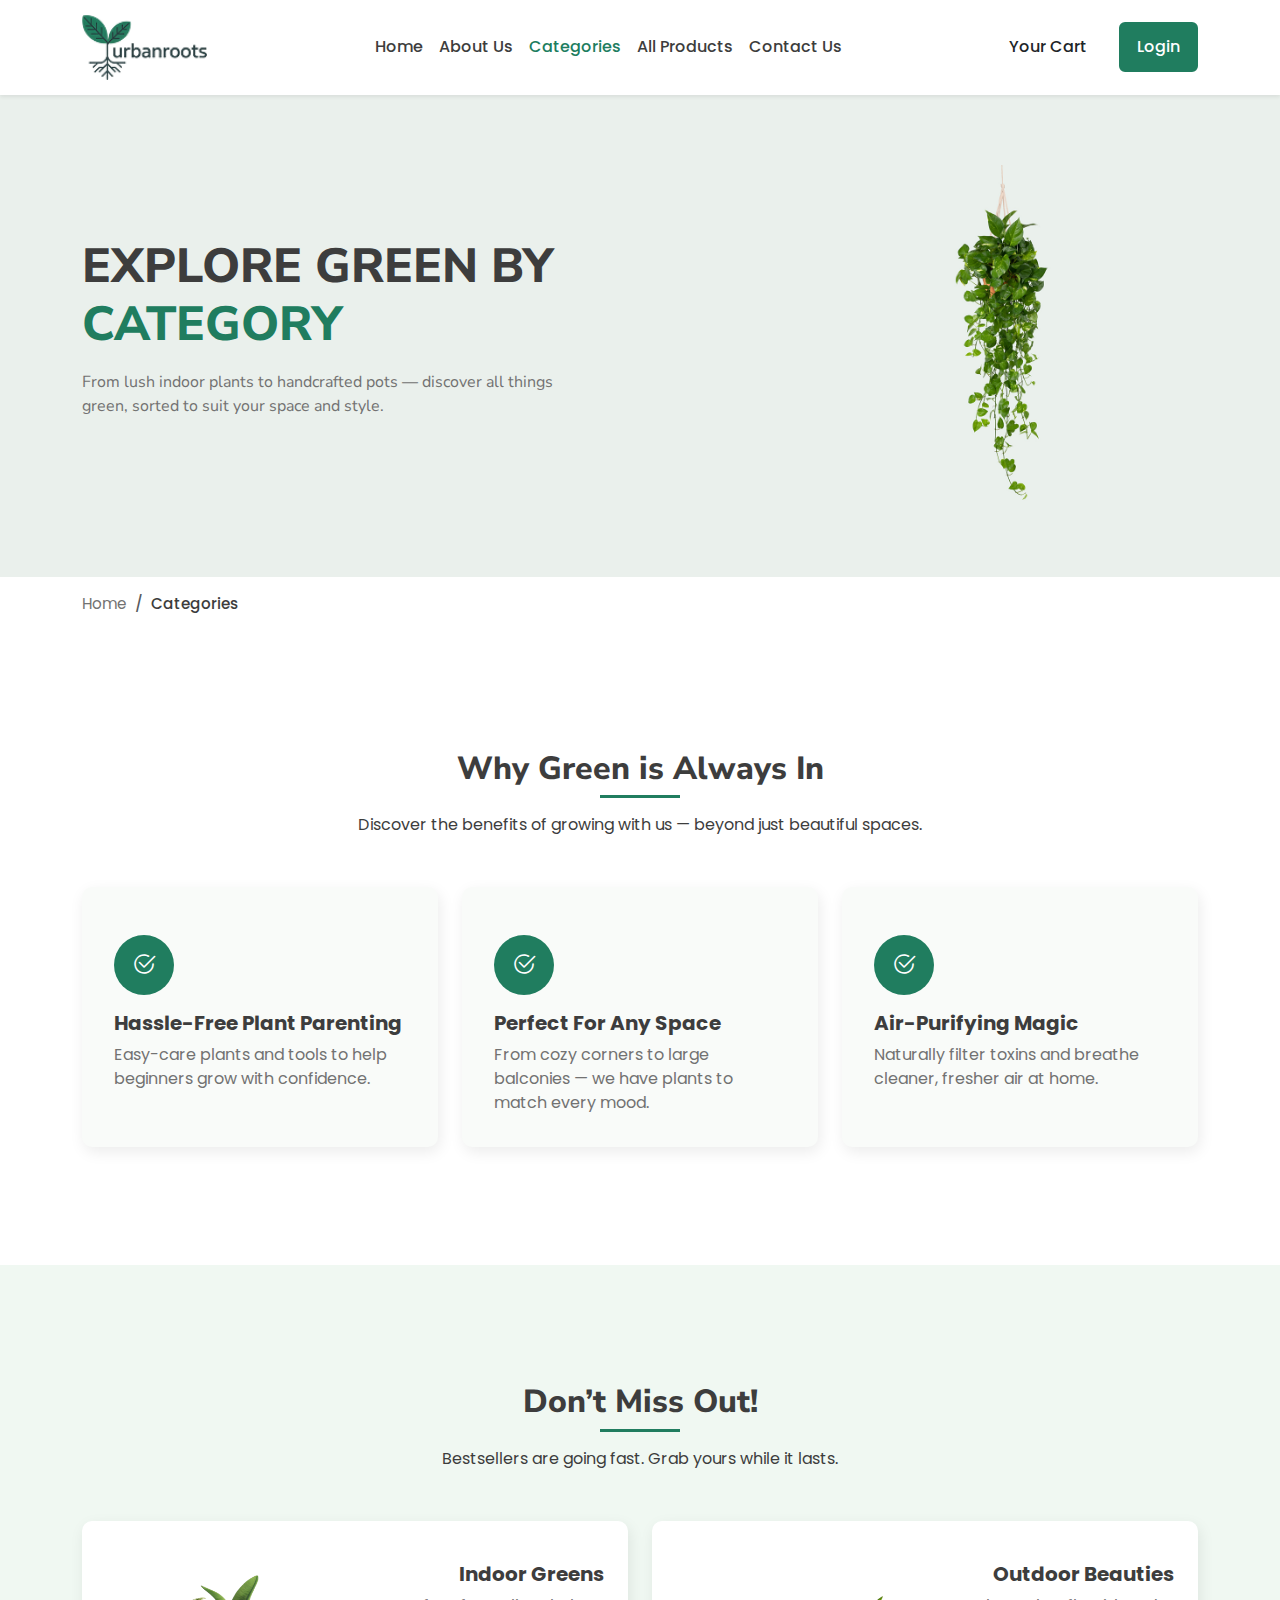
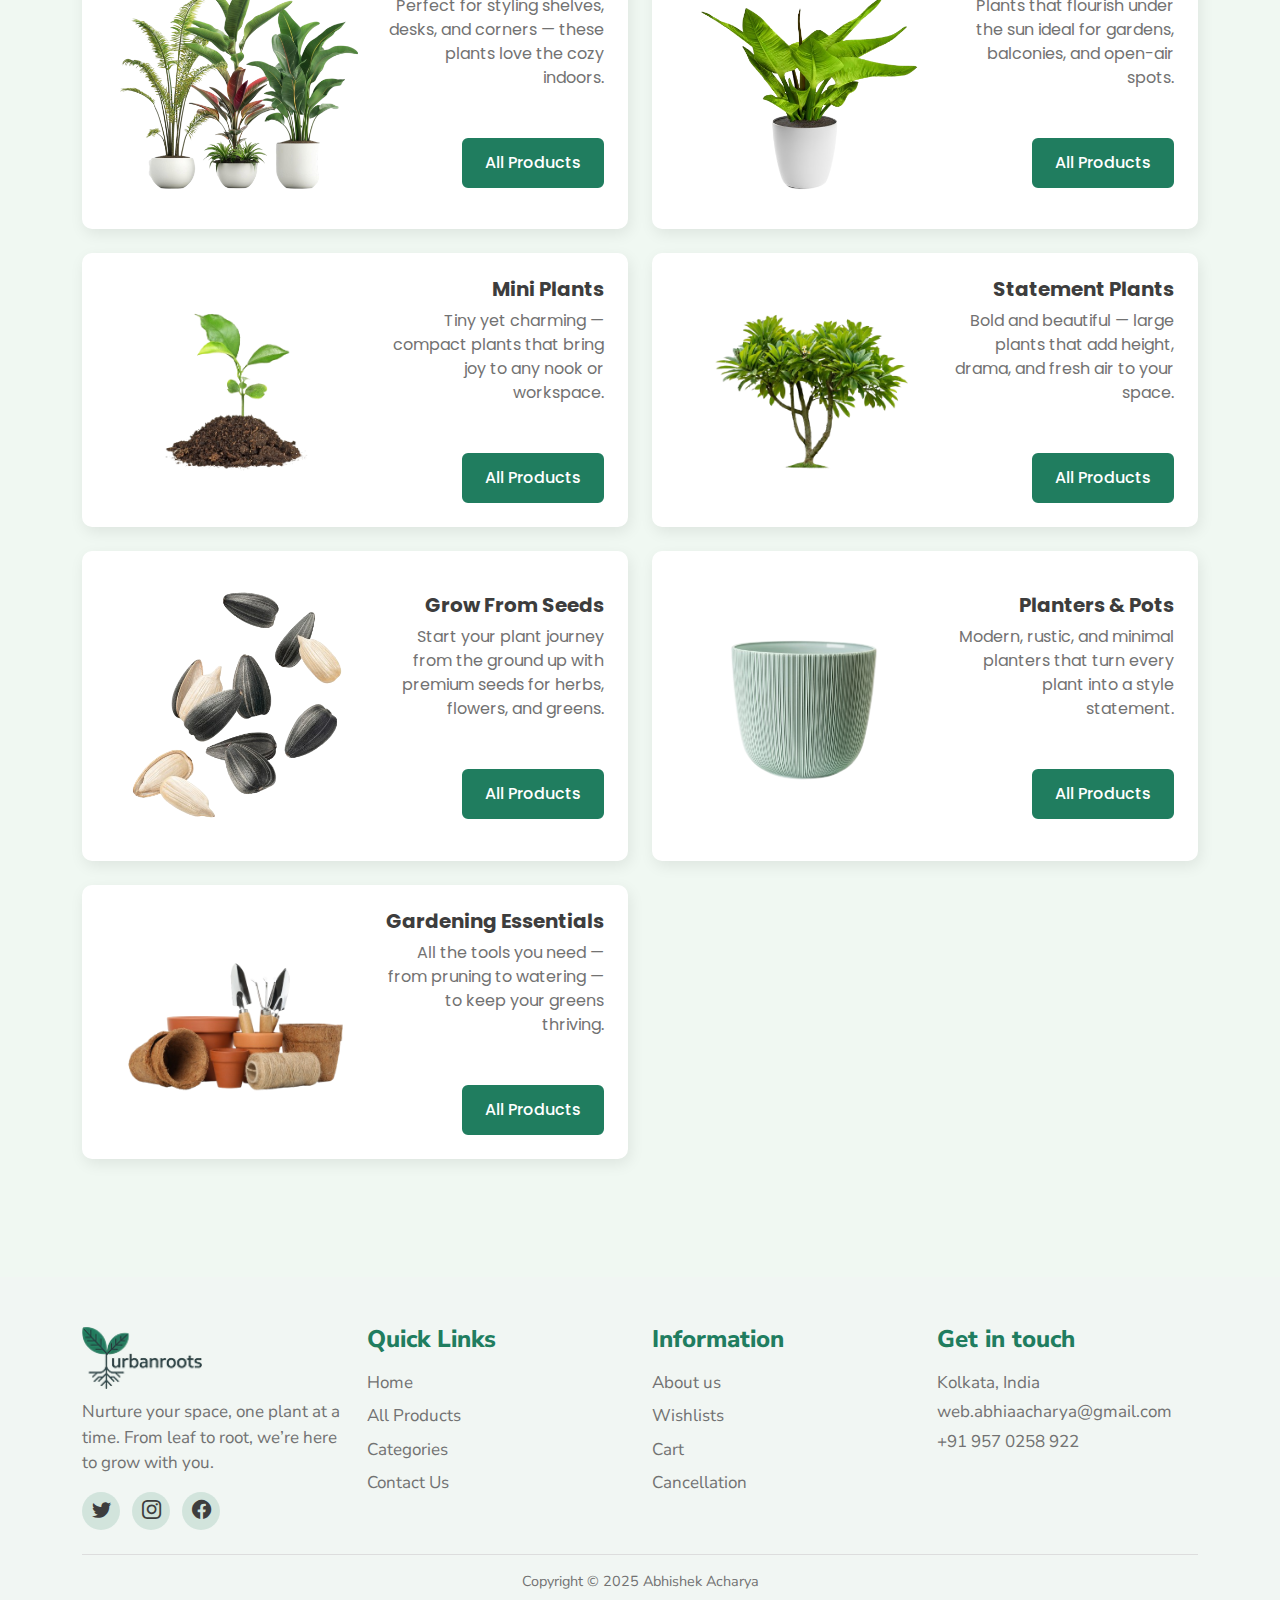
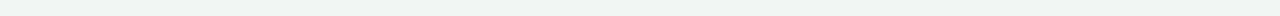
<file: categories.html>
<!DOCTYPE html>
<html lang="en">
  <head>
    <meta charset="UTF-8" />
    <meta name="viewport" content="width=device-width, initial-scale=1.0" />
    <title>UrbanRoots</title>

    <!-- Bootstrap 5 CSS -->
    <link
      href="https://cdn.jsdelivr.net/npm/bootstrap@5.3.3/dist/css/bootstrap.min.css"
      rel="stylesheet"
    />

    <!-- Google Fonts -->
    <link
      href="https://fonts.googleapis.com/css2?family=Nunito+Sans:ital,opsz,wght@0,6..12,200..1000;1,6..12,200..1000&family=Poppins:ital,wght@0,100;0,200;0,300;0,400;0,500;0,600;0,700;0,800;0,900;1,100;1,200;1,300;1,400;1,500;1,600;1,700;1,800;1,900&display=swap"
      rel="stylesheet"
    />
    <!-- Bootstrap Icons -->
    <link
      href="https://cdn.jsdelivr.net/npm/bootstrap-icons@1.11.3/font/bootstrap-icons.css"
      rel="stylesheet"
    />

    <!-- Custom CSS -->
    <link rel="stylesheet" href="css/styles.css" />
    <link rel="stylesheet" href="css/responsive.css" />
  </head>
  <body>
    <nav class="navbar navbar-expand-lg navbar-light bg-white shadow-sm py-2">
    <div class="container">
      <a class="navbar-brand fw-bold text-primary" href="index.html">
        <img src="images/logo.png" alt="UrbanRoots" height="40" />
      </a>
      <button class="navbar-toggler" type="button" data-bs-toggle="collapse" data-bs-target="#mainNavbar">
        <span class="navbar-toggler-icon"></span>
      </button>
      <div class="collapse navbar-collapse" id="mainNavbar">
        <ul class="navbar-nav mx-auto mb-2 mb-lg-0">
          <li class="nav-item">
            <a class="nav-link" href="index.html">Home</a>
          </li>
          <li class="nav-item">
            <a class="nav-link" href="about.html">About Us</a>
          </li>
          <li class="nav-item">
            <a class="nav-link active" href="categories.html">Categories</a>
          </li>
          <li class="nav-item">
            <a class="nav-link" href="shop.html">All Products</a>
          </li>
          <li class="nav-item">
            <a class="nav-link" href="contact.html">Contact Us</a>
          </li>
        </ul>

        <div class="d-flex align-items-center gap-3">
          <a href="cart.html" class="position-relative nav-link text-dark">
            Your Cart
          </a>
          <a href="login.html" class="btn btn-primary px-3">Login</a>
        </div>
      </div>
    </div>
  </nav>

    <section class="page-head-section">
      <div class="container">
        <div class="row align-items-center">
          <!-- Left text content -->
          <div class="col-md-6">
            <h2 class="page-head-title">
              Explore Green by
              <br /><span>Category</span>
            </h2>
            <p class="page-head-text">
              From lush indoor plants to handcrafted pots — discover all things
              green, sorted to suit your space and style.
            </p>
          </div>

          <!-- Right image -->
          <div class="col-md-6 text-md-end text-center">
            <img
              src="images/page-head.png"
              alt="Hanging Plant"
              class="page-head-image img-fluid"
            />
          </div>
        </div>
      </div>
    </section>

    <!-- Breadcrumb -->
    <div class="container">
      <nav aria-label="breadcrumb">
        <ol class="breadcrumb">
          <li class="breadcrumb-item"><a href="index.html">Home</a></li>
          <li class="breadcrumb-item active" aria-current="page">Categories</li>
        </ol>
      </nav>
    </div>

    <section class="benefits">
      <div class="container py-5">
        <div class="text-center mb-5">
          <h2 class="section-title">Why Green is Always In</h2>
          <p class="section-subtitle">
            Discover the benefits of growing with us — beyond just beautiful
            spaces.
          </p>
        </div>
        <div class="row g-4">
          <div class="col-md-4">
            <div class="benefit-card">
              <div class="benefit-icon">
                <i class="bi bi-check2-circle"></i>
              </div>
              <h5>Hassle-Free Plant Parenting</h5>
              <p>
                Easy-care plants and tools to help beginners grow with
                confidence.
              </p>
            </div>
          </div>

          <div class="col-md-4">
            <div class="benefit-card">
              <div class="benefit-icon">
                <i class="bi bi-check2-circle"></i>
              </div>
              <h5>Perfect For Any Space</h5>
              <p>
                From cozy corners to large balconies — we have plants to match
                every mood.
              </p>
            </div>
          </div>

          <div class="col-md-4">
            <div class="benefit-card">
              <div class="benefit-icon">
                <i class="bi bi-check2-circle"></i>
              </div>
              <h5>Air-Purifying Magic</h5>
              <p>
                Naturally filter toxins and breathe cleaner, fresher air at
                home.
              </p>
            </div>
          </div>
        </div>
      </div>
    </section>

    <section class="category">
      <div class="container py-5">
        <div class="text-center mb-5">
          <h2 class="section-title">Don’t Miss Out!</h2>
          <p class="section-subtitle">
            Bestsellers are going fast. Grab yours while it lasts.
          </p>
        </div>
        <div class="row g-4">
          <div class="col-md-6">
            <div class="plant-card">
              <img src="images/indoor.png" alt="Indoor Greens" />
              <div class="plant-info text-right">
                <h5>Indoor Greens</h5>
                <p>
                  Perfect for styling shelves, desks, and corners — these plants
                  love the cozy indoors.
                </p>
                <a href="shop.html" style="text-decoration: none;">
        <button class="btn btn-primary d-block ms-auto mt-5">All Products</button>
      </a>
              </div>
            </div>
          </div>

          <div class="col-md-6">
            <div class="plant-card">
              <img src="images/outdoor.png" alt="Outdoor Beauties" />
              <div class="plant-info text-right">
                <h5>Outdoor Beauties</h5>
                <p>
                  Plants that flourish under the sun ideal for gardens,
                  balconies, and open-air spots.
                </p>
                <a href="shop.html" style="text-decoration: none;">
        <button class="btn btn-primary d-block ms-auto mt-5">All Products</button>
      </a>
              </div>
            </div>
          </div>

          <div class="col-md-6">
            <div class="plant-card">
              <img src="images/small.png" alt="Mini Plants" />
              <div class="plant-info text-right">
                <h5>Mini Plants</h5>
                <p>
                  Tiny yet charming — compact plants that bring joy to any nook
                  or workspace.
                </p>
                <a href="shop.html" style="text-decoration: none;">
        <button class="btn btn-primary d-block ms-auto mt-5">All Products</button>
      </a>
              </div>
            </div>
          </div>

          <div class="col-md-6">
            <div class="plant-card">
              <img src="images/Big.png" alt="Statement Plants" />
              <div class="plant-info text-right">
                <h5>Statement Plants</h5>
                <p>
                  Bold and beautiful — large plants that add height, drama, and
                  fresh air to your space.
                </p>
                <a href="shop.html" style="text-decoration: none;">
        <button class="btn btn-primary d-block ms-auto mt-5">All Products</button>
      </a>
              </div>
            </div>
          </div>

          <div class="col-md-6">
            <div class="plant-card">
              <img src="images/seed.png" alt="Statement Plants" />
              <div class="plant-info text-right">
                <h5>Grow from Seeds</h5>
                <p>
                  Start your plant journey from the ground up with premium seeds
                  for herbs, flowers, and greens.
                </p>
                <a href="shop.html" style="text-decoration: none;">
        <button class="btn btn-primary d-block ms-auto mt-5">All Products</button>
      </a>
              </div>
            </div>
          </div>

          <div class="col-md-6">
            <div class="plant-card">
              <img src="images/pots.png" alt="Statement Plants" />
              <div class="plant-info text-right">
                <h5>Planters & Pots</h5>
                <p>
                  Modern, rustic, and minimal planters that turn every plant
                  into a style statement.
                </p>
                <a href="shop.html" style="text-decoration: none;">
        <button class="btn btn-primary d-block ms-auto mt-5">All Products</button>
      </a>
              </div>
            </div>
          </div>

          <div class="col-md-6">
            <div class="plant-card">
              <img src="images/tools.png" alt="Statement Plants" />
              <div class="plant-info text-right">
                <h5>Gardening Essentials</h5>
                <p>
                  All the tools you need — from pruning to watering — to keep
                  your greens thriving.
                </p>
                <a href="shop.html" style="text-decoration: none;">
        <button class="btn btn-primary d-block ms-auto mt-5">All Products</button>
      </a>
              </div>
            </div>
          </div>
        </div>
      </div>
    </section>

    <footer>
    <div class="container">
      <div class="row gy-4">
        <div class="col-md-3">
          <div class="footer-logo">
            <img src="images/logo.png" alt="Urbanroots" height="40" class="me-2" />
          </div>
          <p class="footer-text">
            Nurture your space, one plant at a time. From leaf to root, we’re
            here to grow with you.
          </p>
          <div class="social-icons mt-3">
            <a href="https://twitter.com/login" target="_blank" rel="noopener noreferrer">
              <i class="bi bi-twitter"></i>
            </a>
            <a href="https://www.instagram.com/accounts/login/" target="_blank" rel="noopener noreferrer">
              <i class="bi bi-instagram"></i>
            </a>
            <a href="https://www.facebook.com/login/" target="_blank" rel="noopener noreferrer">
              <i class="bi bi-facebook"></i>
            </a>
          </div>
        </div>

        <div class="col-md-3">
          <h5 class="footer-heading">Quick Links</h5>
          <a href="index.html" class="footer-link">Home</a>
          <a href="shop.html" class="footer-link">All Products</a>
          <a href="category.html" class="footer-link">Categories</a>
          <a href="contact.html" class="footer-link">Contact Us</a>
        </div>

        <div class="col-md-3">
          <h5 class="footer-heading">Information</h5>
          <a href="about.html" class="footer-link">About us</a>
          <a href="wishlist.html" class="footer-link">Wishlists</a>
          <a href="cart.html" class="footer-link">Cart</a>
          <a href="cancellation.html" class="footer-link">Cancellation</a>
        </div>

        <div class="col-md-3">
          <h5 class="footer-heading">Get in touch</h5>
          <p class="footer-text mb-1">Kolkata, India</p>
          <p class="footer-text mb-1">web.abhiaacharya@gmail.com</p>
          <p class="footer-text mb-0">+91 957 0258 922</p>
        </div>
      </div>

      <div class="footer-bottom text-center mt-4">
        Copyright © 2025 Abhishek Acharya
      </div>
    </div>
    </footer>

  <script src="https://cdnjs.cloudflare.com/ajax/libs/jquery/3.7.1/jquery.min.js"></script>
  <script src="https://cdn.jsdelivr.net/npm/bootstrap@5.3.3/dist/js/bootstrap.bundle.min.js"></script>
  <script src="js/script.js"></script>
  <script src="js/sale-products.js"></script>
</body>

</html>
</file>
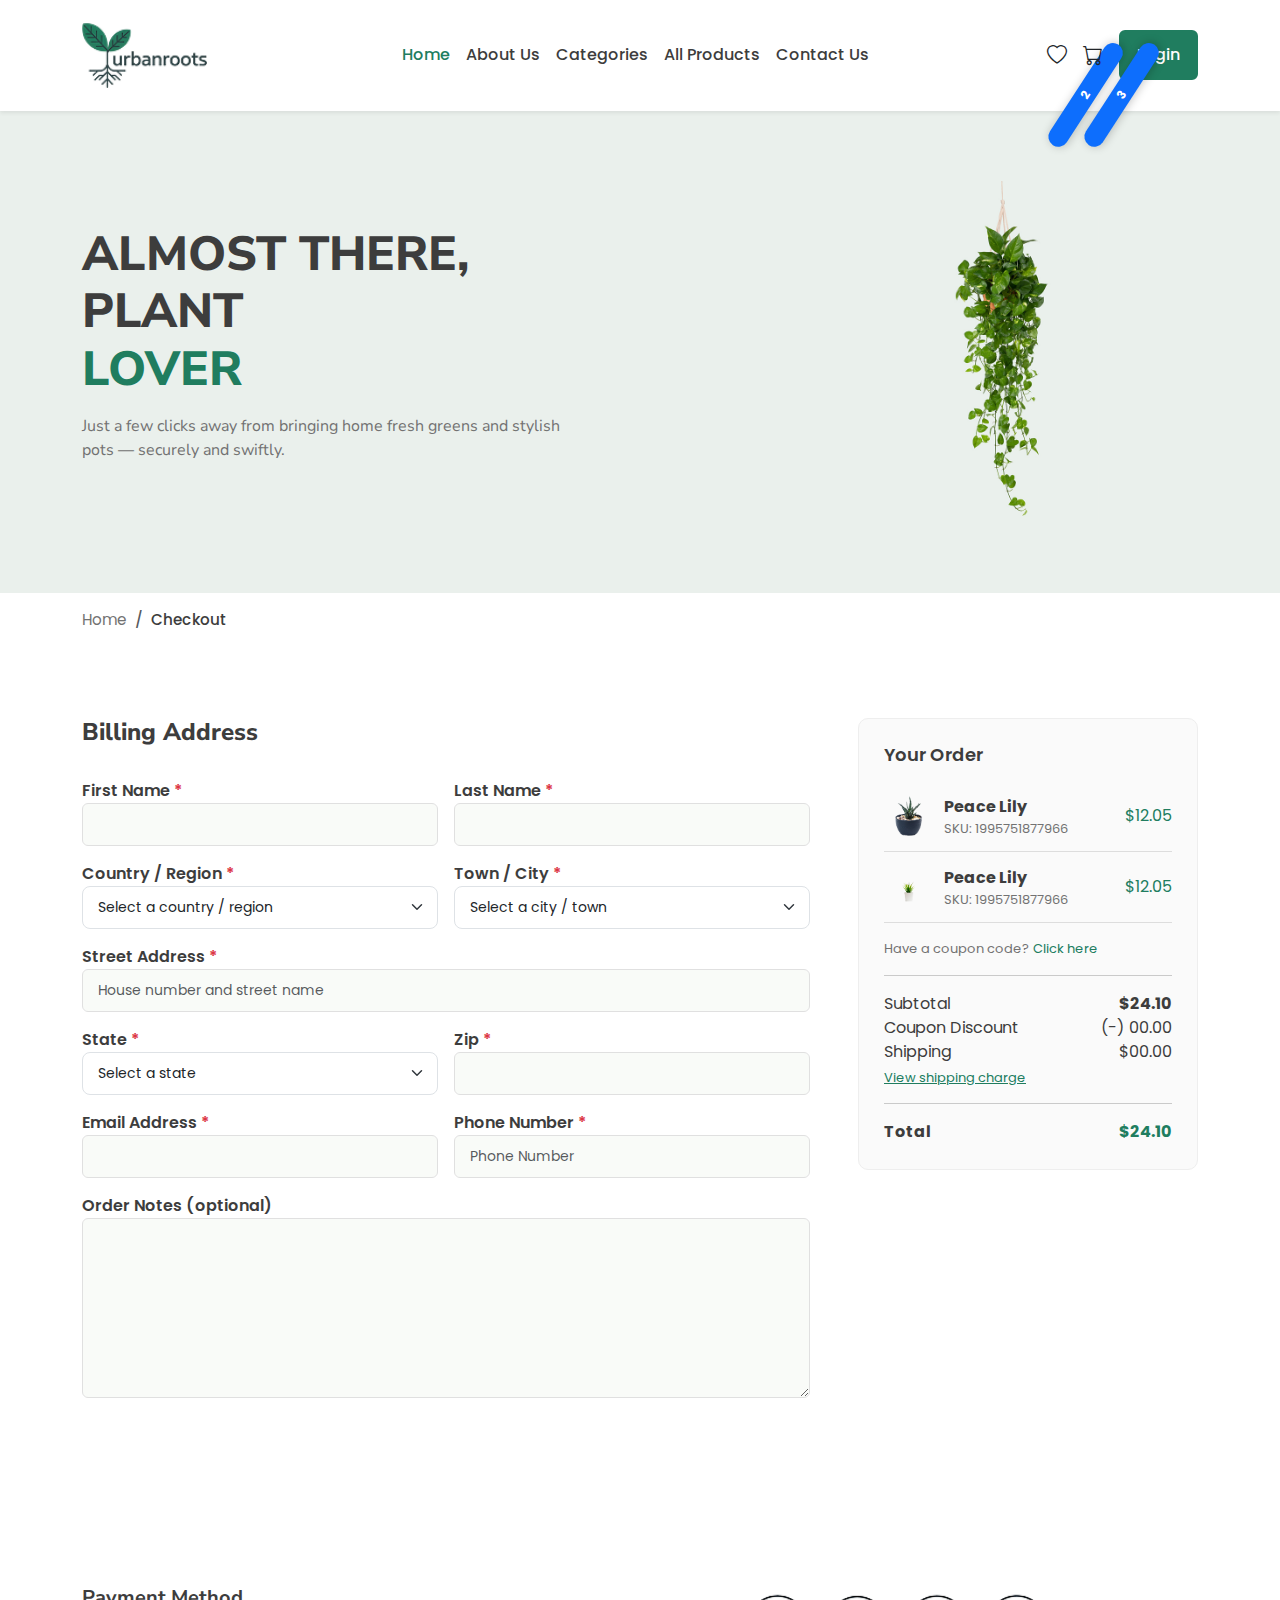
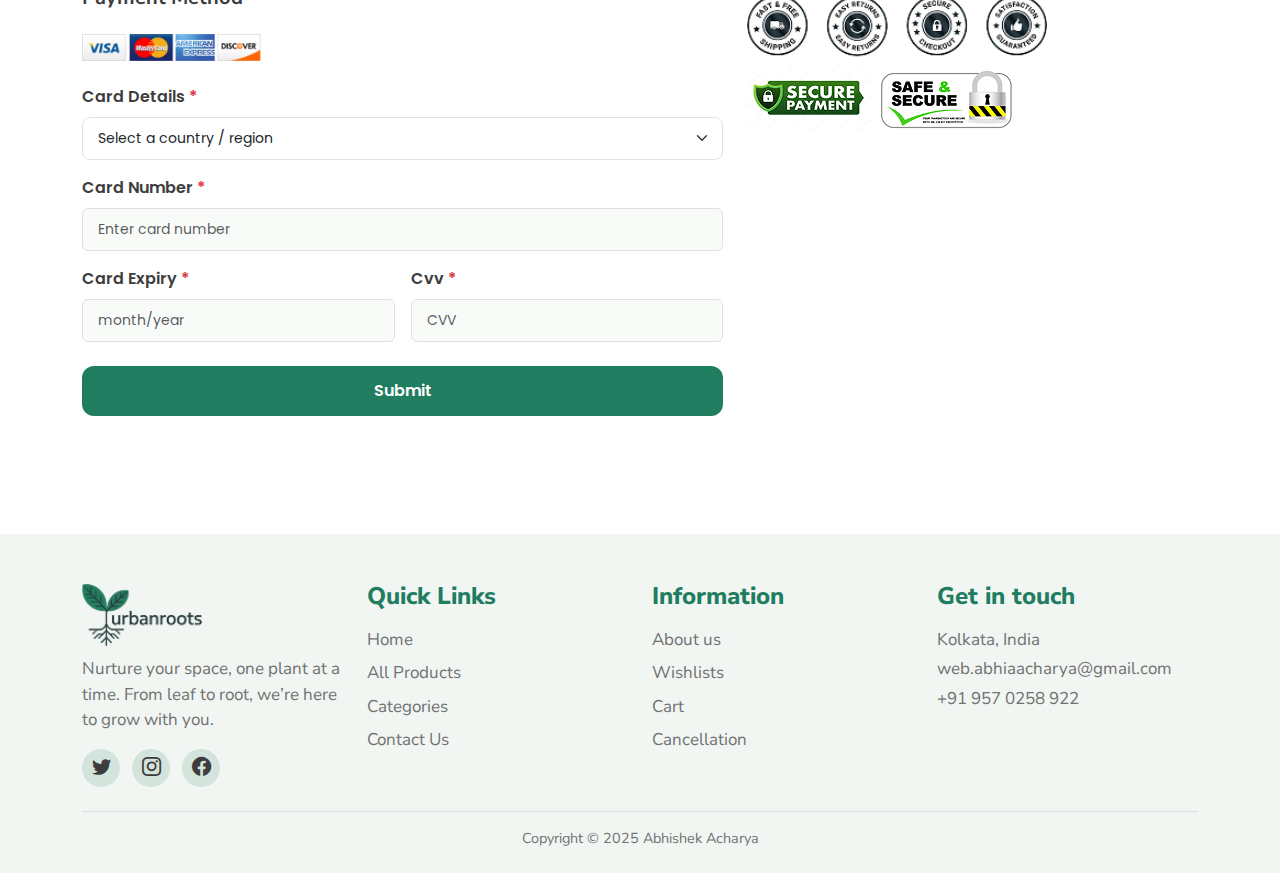
<file: checkout.html>
<!DOCTYPE html>
<html lang="en">
  <head>
    <meta charset="UTF-8" />
    <meta name="viewport" content="width=device-width, initial-scale=1.0" />
    <title>UrbanRoots</title>

    <!-- Bootstrap 5 CSS -->
    <link
      href="https://cdn.jsdelivr.net/npm/bootstrap@5.3.3/dist/css/bootstrap.min.css"
      rel="stylesheet"
    />

    <!-- Google Fonts -->
    <link
      href="https://fonts.googleapis.com/css2?family=Nunito+Sans:ital,opsz,wght@0,6..12,200..1000;1,6..12,200..1000&family=Poppins:ital,wght@0,100;0,200;0,300;0,400;0,500;0,600;0,700;0,800;0,900;1,100;1,200;1,300;1,400;1,500;1,600;1,700;1,800;1,900&display=swap"
      rel="stylesheet"
    />
    <!-- Bootstrap Icons -->
    <link
      href="https://cdn.jsdelivr.net/npm/bootstrap-icons@1.11.3/font/bootstrap-icons.css"
      rel="stylesheet"
    />

    <!-- Custom CSS -->
    <link rel="stylesheet" href="css/styles.css" />
    <link rel="stylesheet" href="css/responsive.css" />
  </head>
  <body>
    <!-- Navbar -->
    <nav class="navbar navbar-expand-lg navbar-light bg-white shadow-sm py-3">
      <div class="container">
        <a class="navbar-brand fw-bold text-primary" href="index.html">
          <img src="images/logo.png" alt="UrbanRoots" height="40" />
        </a>
        <button
          class="navbar-toggler"
          type="button"
          data-bs-toggle="collapse"
          data-bs-target="#mainNavbar"
        >
          <span class="navbar-toggler-icon"></span>
        </button>

        <div class="collapse navbar-collapse" id="mainNavbar">
          <ul class="navbar-nav mx-auto mb-2 mb-lg-0">
            <li class="nav-item">
              <a class="nav-link active" href="index.html">Home</a>
            </li>
            <li class="nav-item">
              <a class="nav-link" href="about.html">About Us</a>
            </li>
            <li class="nav-item">
              <a class="nav-link" href="categories.html">Categories</a>
            </li>
            <li class="nav-item">
              <a class="nav-link" href="shop.html">All Products</a>
            </li>
            <li class="nav-item">
              <a class="nav-link" href="contact.html">Contact Us</a>
            </li>
          </ul>

          <!-- Right Side Icons -->
          <div class="d-flex align-items-center gap-3">
            <a href="wishlist.html" class="position-relative text-dark">
              <i class="bi bi-heart fs-5"></i>
              <span
                class="position-absolute top-0 start-100 translate-middle badge rounded-pill bg-primary"
                >2</span
              >
            </a>
            <a href="cart.html" class="position-relative text-dark">
              <i class="bi bi-cart fs-5"></i>
              <span
                class="position-absolute top-0 start-100 translate-middle badge rounded-pill bg-primary"
                >3</span
              >
            </a>
            <a href="login.html" class="btn btn-primary px-3">Login</a>
          </div>
        </div>
      </div>
    </nav>

    <section class="page-head-section">
      <div class="container">
        <div class="row align-items-center">
          <div class="col-md-6">
            <h2 class="page-head-title">
              Almost There, Plant
              <br /><span>Lover</span>
            </h2>
            <p class="page-head-text">
              Just a few clicks away from bringing home fresh greens and stylish
              pots — securely and swiftly.
            </p>
          </div>

          <!-- Right image -->
          <div class="col-md-6 text-md-end text-center">
            <img
              src="images/page-head.png"
              alt="Hanging Plant"
              class="page-head-image img-fluid"
            />
          </div>
        </div>
      </div>
    </section>

    <!-- Breadcrumb -->
    <div class="container">
      <nav aria-label="breadcrumb">
        <ol class="breadcrumb">
          <li class="breadcrumb-item"><a href="index.html">Home</a></li>
          <li class="breadcrumb-item active" aria-current="page">Checkout</li>
        </ol>
      </nav>
    </div>

    <section>
      <div class="container">
        <div class="row g-5">
          <!-- Billing Form -->
          <div class="col-lg-8">
            <h4>Billing Address</h4>
            <form class="row g-3 mt-3">
              <div class="col-md-6">
                <label>First Name <span class="text-danger">*</span></label>
                <input type="text" class="form-control" />
              </div>
              <div class="col-md-6">
                <label>Last Name <span class="text-danger">*</span></label>
                <input type="text" class="form-control" />
              </div>

              <div class="col-md-6">
                <label
                  >Country / Region <span class="text-danger">*</span></label
                >
                <select class="form-select">
                  <option>Select a country / region</option>
                </select>
              </div>
              <div class="col-md-6">
                <label>Town / City <span class="text-danger">*</span></label>
                <select class="form-select">
                  <option>Select a city / town</option>
                </select>
              </div>

              <div class="col-12">
                <label>Street Address <span class="text-danger">*</span></label>
                <input
                  type="text"
                  class="form-control"
                  placeholder="House number and street name"
                />
              </div>

              <div class="col-md-6">
                <label>State <span class="text-danger">*</span></label>
                <select class="form-select">
                  <option>Select a state</option>
                </select>
              </div>
              <div class="col-md-6">
                <label>Zip <span class="text-danger">*</span></label>
                <input type="text" class="form-control" />
              </div>

              <div class="col-md-6">
                <label>Email Address <span class="text-danger">*</span></label>
                <input type="email" class="form-control" />
              </div>
              <div class="col-md-6">
                <label>Phone Number <span class="text-danger">*</span></label>
                <input
                  type="tel"
                  class="form-control"
                  placeholder="Phone Number"
                />
              </div>

              <div class="col-12">
                <label>Order Notes (optional)</label>
                <textarea class="form-control" rows="4"></textarea>
              </div>
            </form>
          </div>

          <!-- Order Summary -->
          <div class="col-lg-4">
            <div class="summary-box">
              <h5>Your Order</h5>

              <div class="product mt-3">
                <div class="d-flex align-items-center">
                  <img src="images/indoor-1.png" alt="Peace Lily" />
                  <div>
                    <div><strong>Peace Lily</strong></div>
                    <div class="small-text">SKU: 1995751877966</div>
                  </div>
                </div>
                <div class="text-success">$12.05</div>
              </div>

              <div class="product">
                <div class="d-flex align-items-center">
                  <img src="images/indoor-2.png" alt="Peace Lily" />
                  <div>
                    <div><strong>Peace Lily</strong></div>
                    <div class="small-text">SKU: 1995751877966</div>
                  </div>
                </div>
                <div class="text-success">$12.05</div>
              </div>

              <p class="mt-3 small-text">
                Have a coupon code?
                <a
                  href="#"
                  style="color: var(--primary-color); text-decoration: none"
                  >Click here</a
                >
              </p>

              <hr />

              <div class="d-flex justify-content-between">
                <span>Subtotal</span>
                <strong>$24.10</strong>
              </div>
              <div class="d-flex justify-content-between">
                <span>Coupon Discount</span>
                <span>(-) 00.00</span>
              </div>
              <div class="d-flex justify-content-between">
                <span>Shipping</span>
                <span>$00.00</span>
              </div>
              <p class="small-text mt-1">
                <a href="#" style="color: var(--primary-color)"
                  >View shipping charge</a
                >
              </p>

              <hr />

              <div class="d-flex justify-content-between">
                <strong>Total</strong>
                <strong class="text-success">$24.10</strong>
              </div>
            </div>
          </div>
        </div>
      </div>
    </section>
    <section>
      <div class="container py-5">
        <div class="row">
          <!-- Payment form -->
          <div class="col-lg-7">
            <h5 class="mb-4 fw-bold" style="color: var(--secondary-color)">
              Payment Method
            </h5>

            <div class="payment-icons mb-4">
              <img
                src="images/cards.png"
                alt="Visa"
              />
            </div>

            <form>
              <div class="mb-3">
                <label for="cardDetails" class="form-label"
                  >Card Details <span class="text-danger">*</span></label
                >
                <select class="form-select" id="cardDetails">
                  <option selected>Select a country / region</option>
                </select>
              </div>

              <div class="mb-3">
                <label for="cardNumber" class="form-label"
                  >Card Number <span class="text-danger">*</span></label
                >
                <input
                  type="text"
                  class="form-control"
                  id="cardNumber"
                  placeholder="Enter card number"
                />
              </div>

              <div class="row g-3">
                <div class="col-md-6">
                  <label for="cardExpiry" class="form-label"
                    >Card Expiry <span class="text-danger">*</span></label
                  >
                  <input
                    type="text"
                    class="form-control"
                    id="cardExpiry"
                    placeholder="month/year"
                  />
                </div>
                <div class="col-md-6">
                  <label for="cvv" class="form-label"
                    >Cvv <span class="text-danger">*</span></label
                  >
                  <input
                    type="text"
                    class="form-control"
                    id="cvv"
                    placeholder="CVV"
                  />
                </div>
              </div>

              <div class="mt-4">
                <button type="submit" class="btn btn-submit">Submit</button>
              </div>
            </form>
          </div>

          <div class="col-lg-5 text-center text-lg-start mt-4 mt-lg-0">
            <div class="secure-icons">
              <img
                src="images/badges.png"
                alt="SSL"
              />
            </div>
            <div>
                <img
                src="images/payment.jpg"
                alt="Safe & Secure"
              />
              <img
                src="images/secure-payment.png"
                alt="payment"
              />
            </div>
          </div>
        </div>
      </div>
    </section>
    <footer>
      <div class="container">
        <div class="row gy-4">
          <div class="col-md-3">
            <div class="footer-logo">
              <img
                src="images/logo.png"
                alt="Urbanroots"
                height="40"
                class="me-2"
              />
            </div>
            <p class="footer-text">
              Nurture your space, one plant at a time. From leaf to root, we’re
              here to grow with you.
            </p>
            <div class="social-icons mt-3">
              <a href="#"><i class="bi bi-twitter"></i></a>
              <a href="#"><i class="bi bi-instagram"></i></a>
              <a href="#"><i class="bi bi-facebook"></i></a>
            </div>
          </div>

          <!-- Quick Links -->
          <div class="col-md-3">
            <h5 class="footer-heading">Quick Links</h5>
            <a href="index.html" class="footer-link">Home</a>
            <a href="shop.html" class="footer-link">All Products</a>
            <a href="category.html" class="footer-link">Categories</a>
            <!-- <a href="#" class="footer-link">Best Products</a> -->
            <a href="contact.html" class="footer-link">Contact Us</a>
          </div>

          <!-- Information -->
          <div class="col-md-3">
            <h5 class="footer-heading">Information</h5>
            <a href="about.html" class="footer-link">About us</a>
            <a href="wishlist.html" class="footer-link">Wishlists</a>
            <a href="cart.html" class="footer-link">Cart</a>
            <a href="cancellation.html" class="footer-link">Cancellation</a>
          </div>

          <div class="col-md-3">
            <h5 class="footer-heading">Get in touch</h5>
            <p class="footer-text mb-1">Kolkata, India</p>
            <p class="footer-text mb-1">web.abhiaacharya@gmail.com</p>
            <p class="footer-text mb-0">+91 957 0258 922</p>
          </div>
        </div>

        <div class="footer-bottom text-center mt-4">
          Copyright © 2025 Abhishek Acharya
        </div>
      </div>
    </footer>

    <!-- Bootstrap 5 JS -->
    <script src="https://cdn.jsdelivr.net/npm/bootstrap@5.3.3/dist/js/bootstrap.bundle.min.js"></script>
    <script src="js/script.js"></script>
  </body>
</html>
</file>
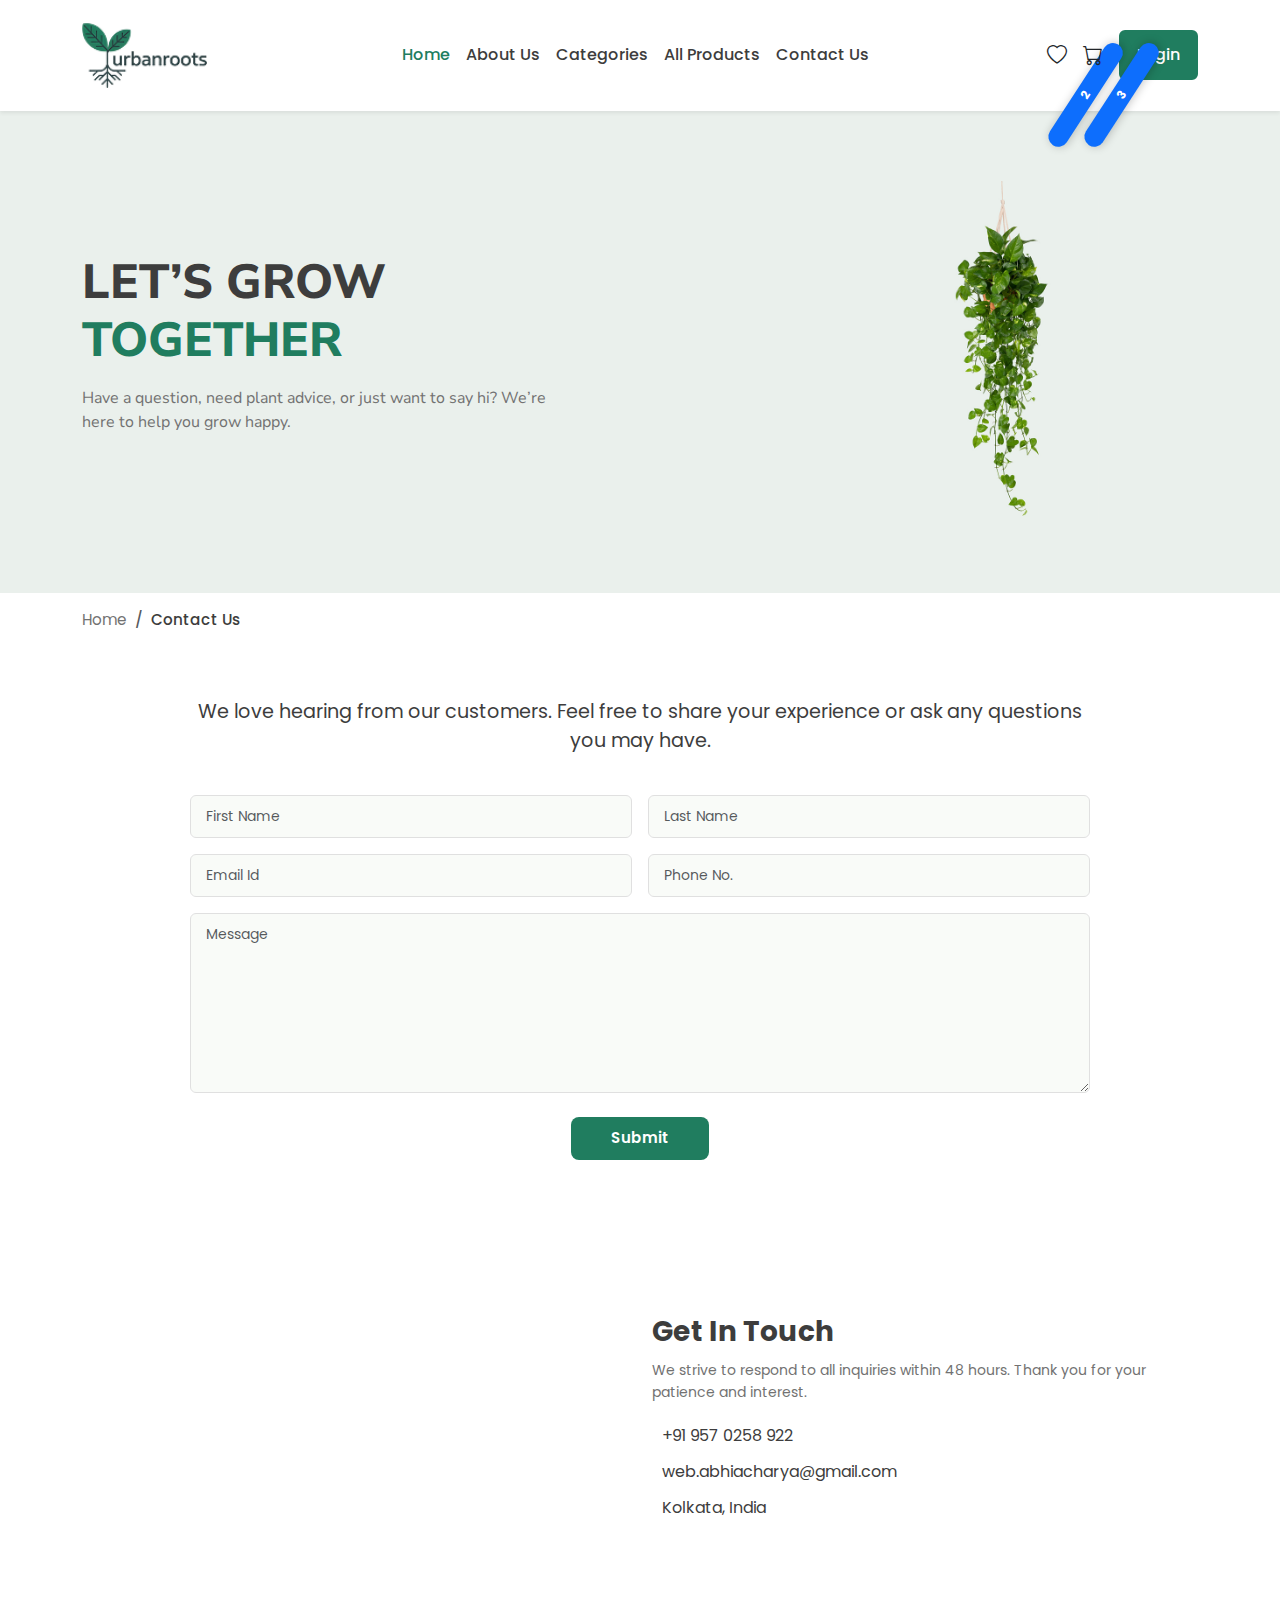
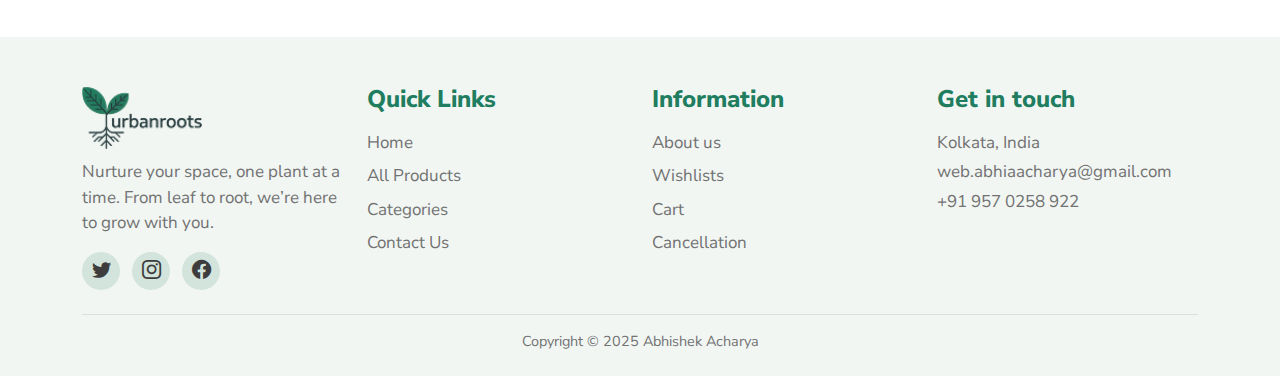
<file: contact.html>
<!DOCTYPE html>
<html lang="en">
  <head>
    <meta charset="UTF-8" />
    <meta name="viewport" content="width=device-width, initial-scale=1.0" />
    <title>UrbanRoots</title>

    <!-- Bootstrap 5 CSS -->
    <link
      href="https://cdn.jsdelivr.net/npm/bootstrap@5.3.3/dist/css/bootstrap.min.css"
      rel="stylesheet"
    />

    <!-- Google Fonts -->
    <link
      href="https://fonts.googleapis.com/css2?family=Nunito+Sans:ital,opsz,wght@0,6..12,200..1000;1,6..12,200..1000&family=Poppins:ital,wght@0,100;0,200;0,300;0,400;0,500;0,600;0,700;0,800;0,900;1,100;1,200;1,300;1,400;1,500;1,600;1,700;1,800;1,900&display=swap"
      rel="stylesheet"
    />
    <!-- Bootstrap Icons -->
    <link
      href="https://cdn.jsdelivr.net/npm/bootstrap-icons@1.11.3/font/bootstrap-icons.css"
      rel="stylesheet"
    />

    <!-- Custom CSS -->
    <link rel="stylesheet" href="css/styles.css" />
    <link rel="stylesheet" href="css/responsive.css" />
  </head>
  <body>
    <!-- Navbar -->
    <nav class="navbar navbar-expand-lg navbar-light bg-white shadow-sm py-3">
      <div class="container">
        <a class="navbar-brand fw-bold text-primary" href="index.html">
          <img src="images/logo.png" alt="UrbanRoots" height="40" />
        </a>
        <button
          class="navbar-toggler"
          type="button"
          data-bs-toggle="collapse"
          data-bs-target="#mainNavbar"
        >
          <span class="navbar-toggler-icon"></span>
        </button>

        <div class="collapse navbar-collapse" id="mainNavbar">
          <ul class="navbar-nav mx-auto mb-2 mb-lg-0">
            <li class="nav-item">
              <a class="nav-link active" href="index.html">Home</a>
            </li>
            <li class="nav-item">
              <a class="nav-link" href="about.html">About Us</a>
            </li>
            <li class="nav-item">
              <a class="nav-link" href="categories.html">Categories</a>
            </li>
            <li class="nav-item">
              <a class="nav-link" href="shop.html">All Products</a>
            </li>
            <li class="nav-item">
              <a class="nav-link" href="contact.html">Contact Us</a>
            </li>
          </ul>

          <!-- Right Side Icons -->
          <div class="d-flex align-items-center gap-3">
            <a href="wishlist.html" class="position-relative text-dark">
              <i class="bi bi-heart fs-5"></i>
              <span
                class="position-absolute top-0 start-100 translate-middle badge rounded-pill bg-primary"
                >2</span
              >
            </a>
            <a href="cart.html" class="position-relative text-dark">
              <i class="bi bi-cart fs-5"></i>
              <span
                class="position-absolute top-0 start-100 translate-middle badge rounded-pill bg-primary"
                >3</span
              >
            </a>
            <a href="login.html" class="btn btn-primary px-3">Login</a>
          </div>
        </div>
      </div>
    </nav>

    <section class="page-head-section">
      <div class="container">
        <div class="row align-items-center">
          <!-- Left text content -->
          <div class="col-md-6">
            <h2 class="page-head-title">
              Let’s Grow 
<br />
               <span>Together</span>
            </h2>
            <p class="page-head-text">
              Have a question, need plant advice, or just want to say hi? We’re here to help you grow happy.
            </p>
          </div>

          <!-- Right image -->
          <div class="col-md-6 text-md-end text-center">
            <img
              src="images/page-head.png"
              alt="Hanging Plant"
              class="page-head-image img-fluid"
            />
          </div>
        </div>
      </div>
    </section>

    <!-- Breadcrumb -->
    <div class="container">
      <nav aria-label="breadcrumb">
        <ol class="breadcrumb">
          <li class="breadcrumb-item"><a href="index.html">Home</a></li>
          <li class="breadcrumb-item active" aria-current="page">
            Contact Us
          </li>
        </ol>
      </nav>
    </div>

    <section class="contact-section">
    <p class="contact-title">
      We love hearing from our customers. Feel free to share your experience or ask any questions you may have.
    </p>

    <form>
      <div class="row g-3 mb-3">
        <div class="col-md-6">
          <input type="text" class="form-control" placeholder="First Name">
        </div>
        <div class="col-md-6">
          <input type="text" class="form-control" placeholder="Last Name">
        </div>
      </div>
      <div class="row g-3 mb-3">
        <div class="col-md-6">
          <input type="email" class="form-control" placeholder="Email Id">
        </div>
        <div class="col-md-6">
          <input type="tel" class="form-control" placeholder="Phone No.">
        </div>
      </div>
      <div class="mb-4">
        <textarea class="form-control" placeholder="Message"></textarea>
      </div>
      <div class="text-center">
        <button type="submit" class="submit-btn">Submit</button>
      </div>
    </form>
    </section>
    <section class="get-in-touch">
    <div class="container">
      <div class="row align-items-center g-4">
        <div class="col-md-6 contact-map">
          <iframe
            src="https://www.google.com/maps?q=Kolkata,+India&output=embed"
            allowfullscreen=""
            loading="lazy"
          ></iframe>
        </div>

        <div class="col-md-6 contact-info">
          <h3>Get In Touch</h3>
          <p>
            We strive to respond to all inquiries within 48 hours.
            Thank you for your patience and interest.
          </p>
          <ul class="p-0 m-0">
            <li><i class="fas fa-phone-alt"></i> +91 957 0258 922</li>
            <li><i class="fas fa-envelope"></i> web.abhiacharya@gmail.com</li>
            <li><i class="fas fa-map-marker-alt"></i> Kolkata, India</li>
          </ul>
        </div>
      </div>
    </div>
  </section>

   <footer>
      <div class="container">
        <div class="row gy-4">
          <div class="col-md-3">
            <div class="footer-logo">
              <img
                src="images/logo.png"
                alt="Urbanroots"
                height="40"
                class="me-2"
              />
            </div>
            <p class="footer-text">
              Nurture your space, one plant at a time. From leaf to root, we’re
              here to grow with you.
            </p>
            <div class="social-icons mt-3">
              <a href="#"><i class="bi bi-twitter"></i></a>
              <a href="#"><i class="bi bi-instagram"></i></a>
              <a href="#"><i class="bi bi-facebook"></i></a>
            </div>
          </div>

          <!-- Quick Links -->
          <div class="col-md-3">
            <h5 class="footer-heading">Quick Links</h5>
            <a href="index.html" class="footer-link">Home</a>
            <a href="shop.html" class="footer-link">All Products</a>
            <a href="category.html" class="footer-link">Categories</a>
            <!-- <a href="#" class="footer-link">Best Products</a> -->
            <a href="contact.html" class="footer-link">Contact Us</a>
          </div>

          <!-- Information -->
          <div class="col-md-3">
            <h5 class="footer-heading">Information</h5>
            <a href="about.html" class="footer-link">About us</a>
            <a href="wishlist.html" class="footer-link">Wishlists</a>
            <a href="cart.html" class="footer-link">Cart</a>
            <a href="cancellation.html" class="footer-link">Cancellation</a>
          </div>

          <div class="col-md-3">
            <h5 class="footer-heading">Get in touch</h5>
            <p class="footer-text mb-1">Kolkata, India</p>
            <p class="footer-text mb-1">web.abhiaacharya@gmail.com</p>
            <p class="footer-text mb-0">+91 957 0258 922</p>
          </div>
        </div>

        <div class="footer-bottom text-center mt-4">
          Copyright © 2025 Abhishek Acharya
        </div>
      </div>
    </footer>

    <!-- Bootstrap 5 JS -->
    <script src="https://cdn.jsdelivr.net/npm/bootstrap@5.3.3/dist/js/bootstrap.bundle.min.js"></script>
    <script src="js/script.js"></script>
  </body>
</html>
</file>
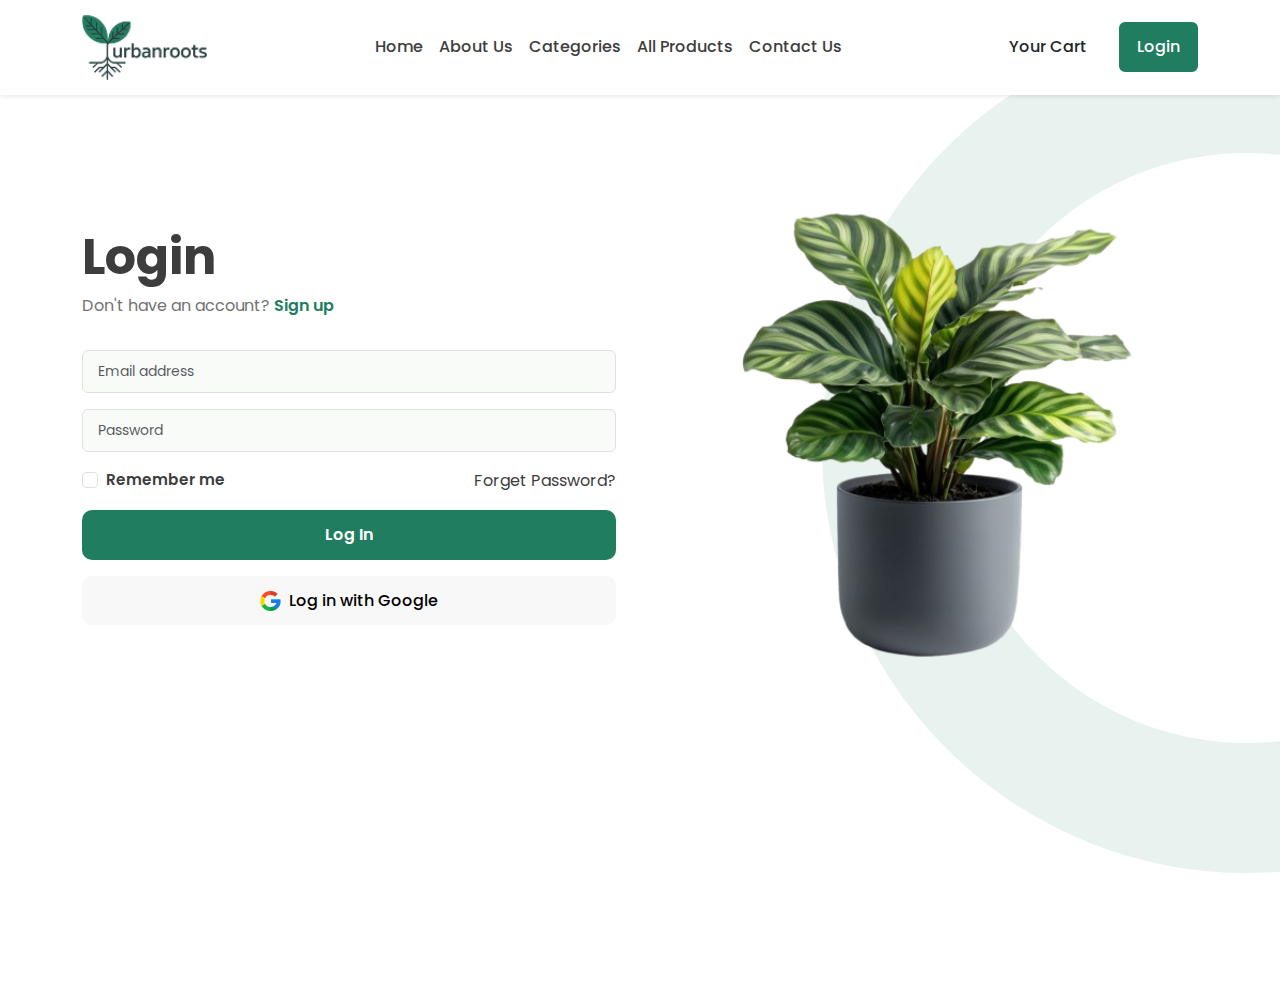
<file: login.html>
<!DOCTYPE html>
<html lang="en">

<head>
  <meta charset="UTF-8" />
  <meta name="viewport" content="width=device-width, initial-scale=1.0" />
  <title>UrbanRoots</title>
  <link href="https://cdn.jsdelivr.net/npm/bootstrap@5.3.3/dist/css/bootstrap.min.css" rel="stylesheet" />
  <link
    href="https://fonts.googleapis.com/css2?family=Nunito+Sans:ital,opsz,wght@0,6..12,200..1000;1,6..12,200..1000&family=Poppins:ital,wght@0,100;0,200;0,300;0,400;0,500;0,600;0,700;0,800;0,900;1,100;1,200;1,300;1,400;1,500;1,600;1,700;1,800;1,900&display=swap"
    rel="stylesheet">
  <link href="https://cdn.jsdelivr.net/npm/bootstrap-icons@1.11.3/font/bootstrap-icons.css" rel="stylesheet" />
  <link rel="stylesheet" href="css/styles.css" />
  <link rel="stylesheet" href="css/responsive.css" />
</head>

<body>
  <nav class="navbar navbar-expand-lg navbar-light bg-white shadow-sm py-2">
    <div class="container">
      <a class="navbar-brand fw-bold text-primary" href="index.html">
        <img src="images/logo.png" alt="UrbanRoots" height="40" />
      </a>
      <button class="navbar-toggler" type="button" data-bs-toggle="collapse" data-bs-target="#mainNavbar">
        <span class="navbar-toggler-icon"></span>
      </button>
      <div class="collapse navbar-collapse" id="mainNavbar">
        <ul class="navbar-nav mx-auto mb-2 mb-lg-0">
          <li class="nav-item">
            <a class="nav-link" href="index.html">Home</a>
          </li>
          <li class="nav-item">
            <a class="nav-link" href="about.html">About Us</a>
          </li>
          <li class="nav-item">
            <a class="nav-link" href="categories.html">Categories</a>
          </li>
          <li class="nav-item">
            <a class="nav-link" href="shop.html">All Products</a>
          </li>
          <li class="nav-item">
            <a class="nav-link" href="contact.html">Contact Us</a>
          </li>
        </ul>

        <div class="d-flex align-items-center gap-3">
          <a href="cart.html" class="position-relative nav-link text-dark">
            Your Cart
          </a>
          <a href="login.html" class="btn btn-primary px-3">Login</a>
        </div>
      </div>
    </div>
  </nav>

    <section class="login-section">
        <div class="container">
            <div class="row align-items-center g-5">
                <div class="col-md-6">
                    <h2 class="login-title">Login</h2>
                    <p class="login-subtext">
                        Don't have an account? <a href="signup.html">Sign up</a>
                    </p>
                    <form id="login-form">
                        <div id="message-container">
                            <!-- Dynamic messages will be displayed here -->
                        </div>
                        <div class="mb-3">
                            <input
                                type="email"
                                class="form-control"
                                id="email"
                                placeholder="Email address"
                                required
                            />
                        </div>
                        <div class="mb-3">
                            <input
                                type="password"
                                class="form-control"
                                id="password"
                                placeholder="Password"
                                required
                            />
                        </div>
                        <div
                            class="d-flex justify-content-between align-items-center mb-3"
                        >
                            <div class="form-check">
                                <input
                                    class="form-check-input"
                                    type="checkbox"
                                    id="rememberMe"
                                />
                                <label class="form-check-label" for="rememberMe"
                                    >Remember me</label
                                >
                            </div>
                            <a
                                href="#"
                                style="color: var(--secondary-color); text-decoration: none"
                                >Forget Password?</a
                            >
                        </div>
                        <button type="submit" class="btn-login" id="login-button">Log In</button>
                        <button type="button" class="btn-google" id="google-login-button">
                            <img src="images/google.png" alt="Google" />
                            Log in with Google
                        </button>
                    </form>
                </div>
                <div class="col-md-6 text-center login-right-img">
                    <img src="images/outdoor-4.png" alt="Plant" class="right-img" />
                </div>
            </div>
        </div>
    </section>


    <script src="https://cdn.jsdelivr.net/npm/bootstrap@5.3.3/dist/js/bootstrap.bundle.min.js"></script>
    <script src="js/script.js"></script>
    <script src="js/login.js"></script>
  </body>
</html>
</file>
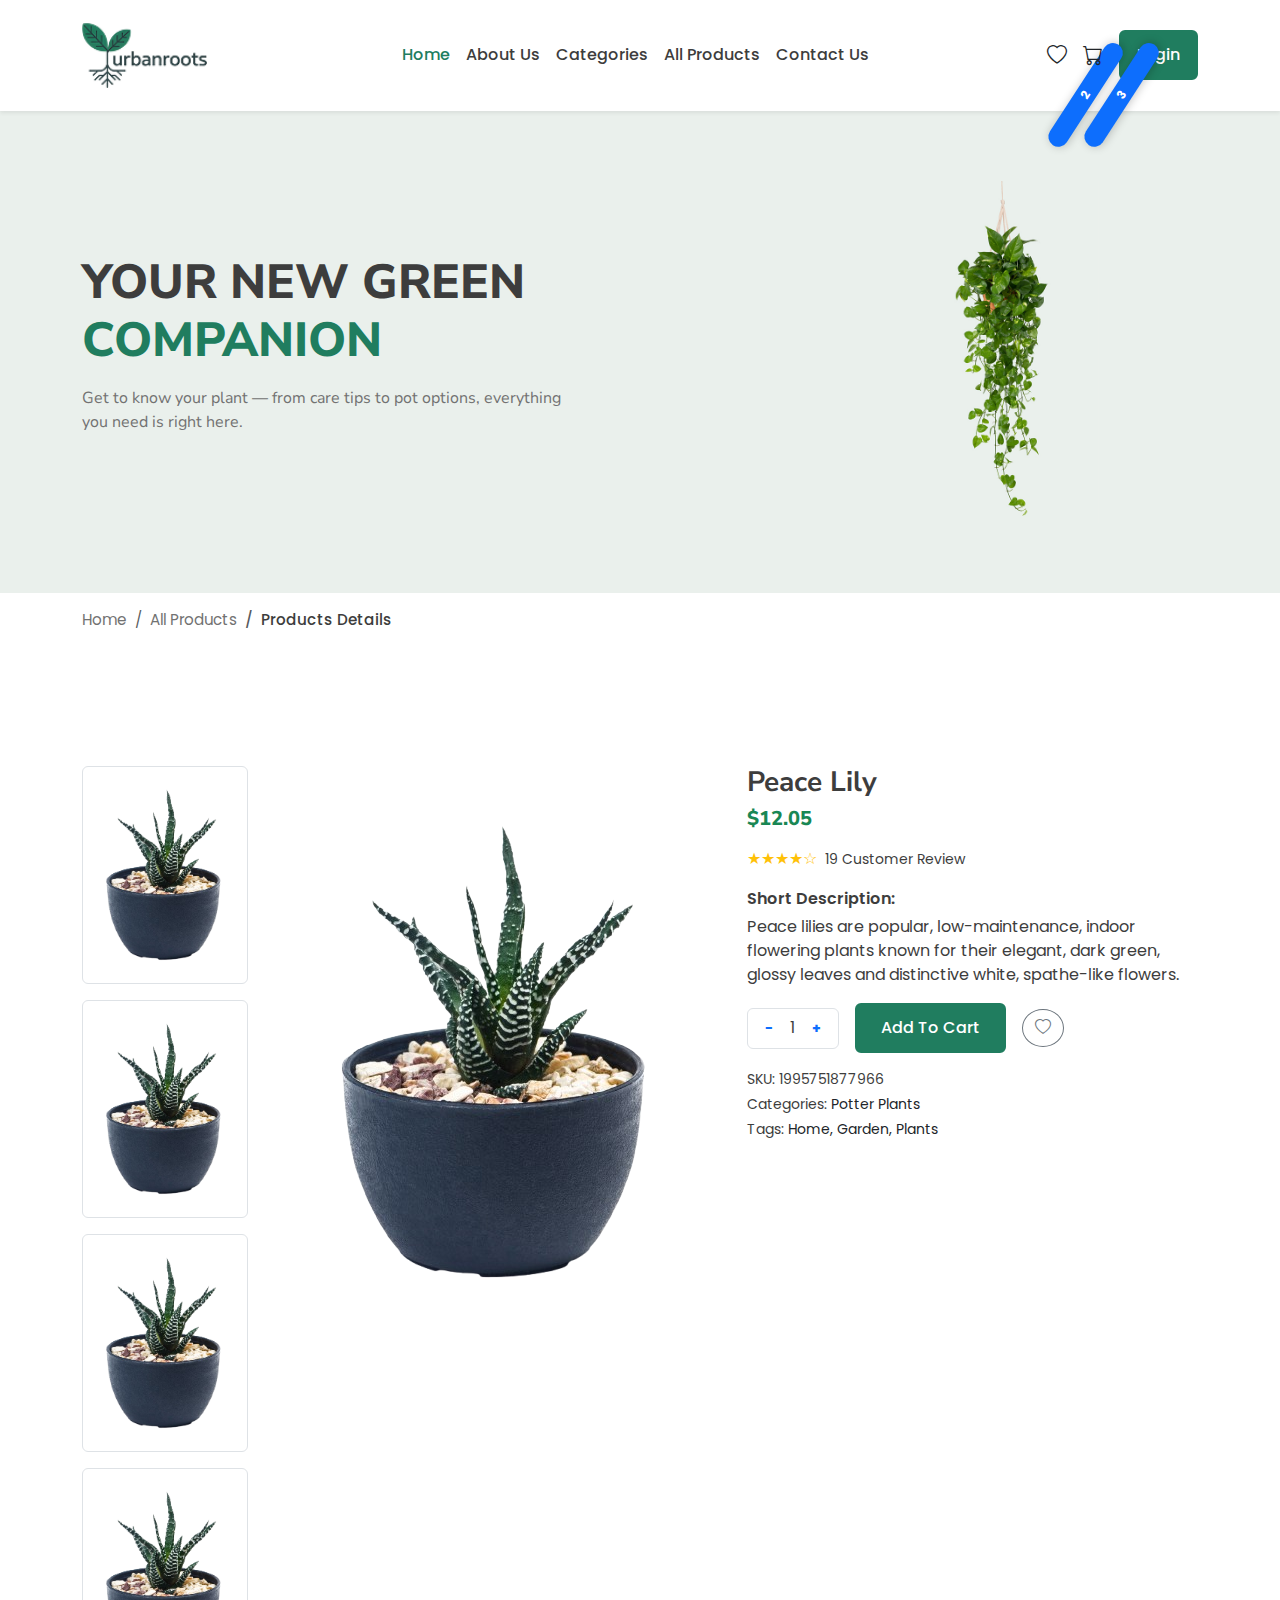
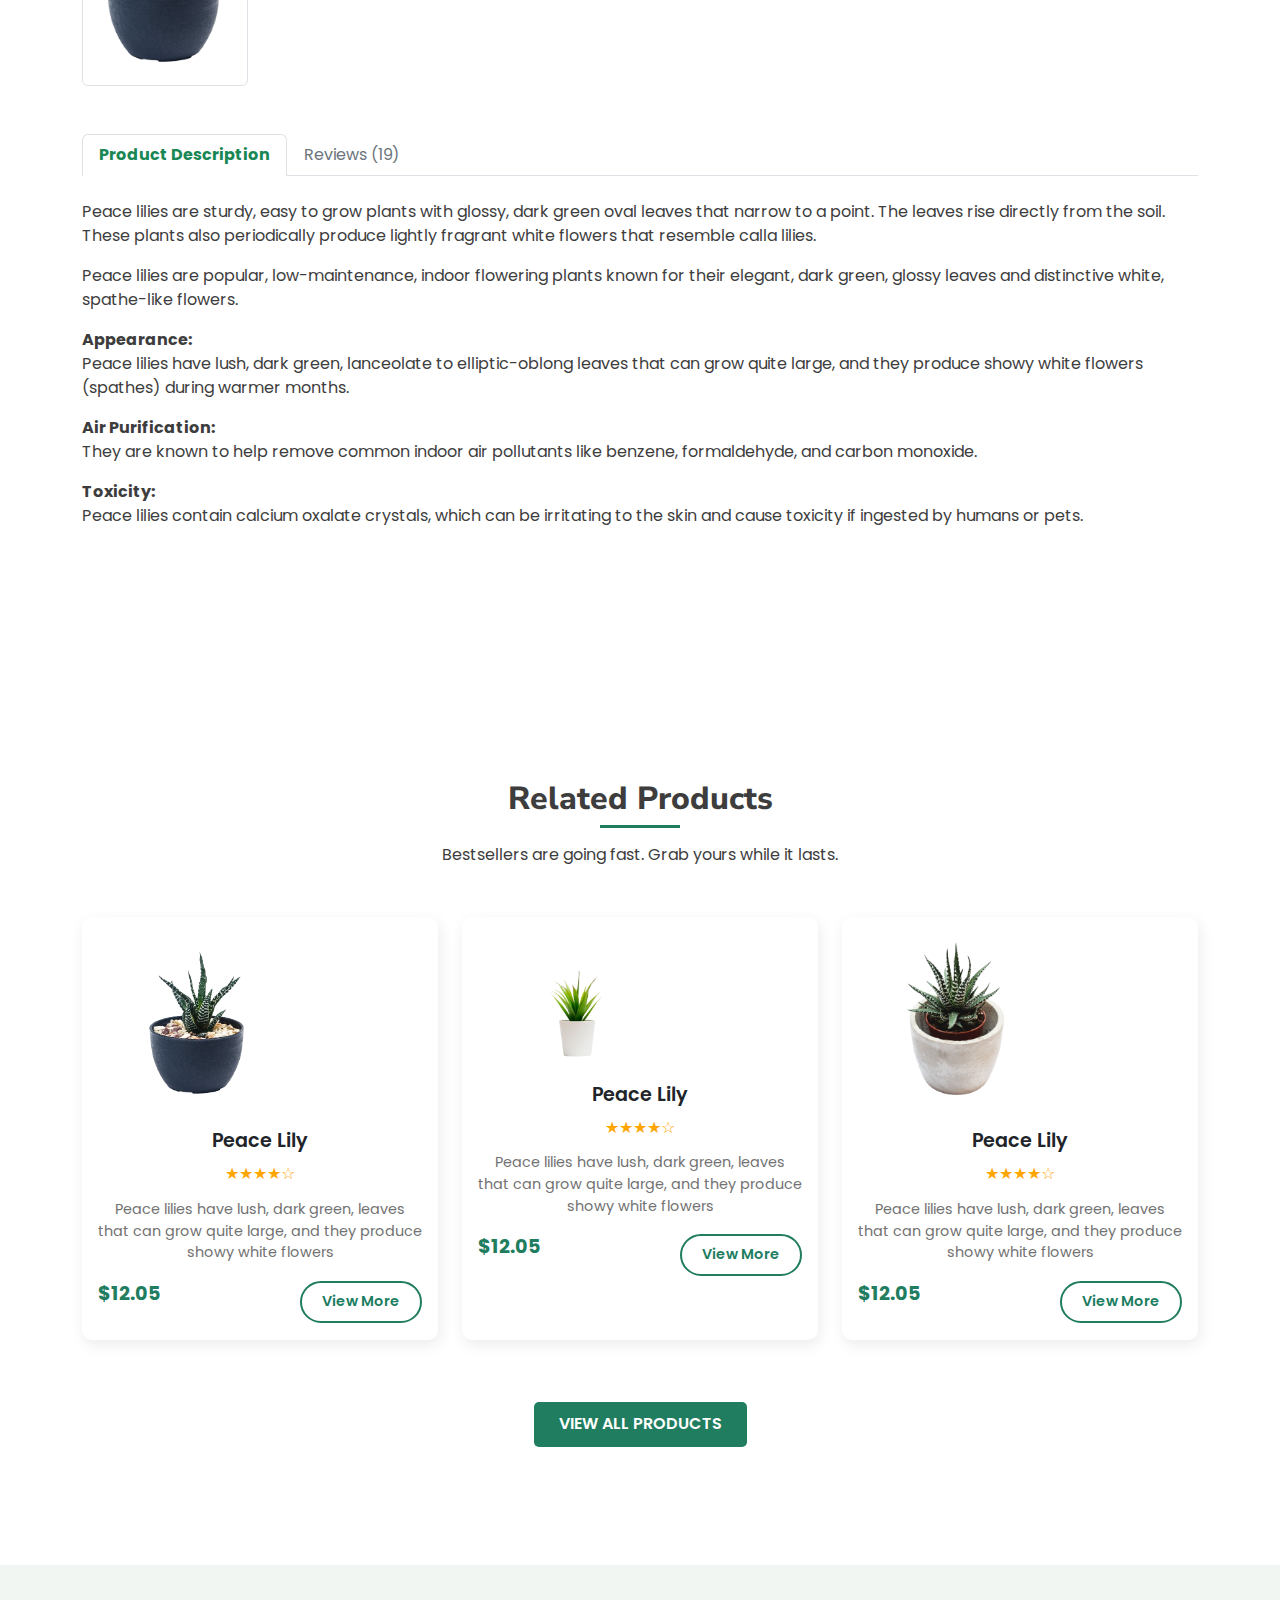
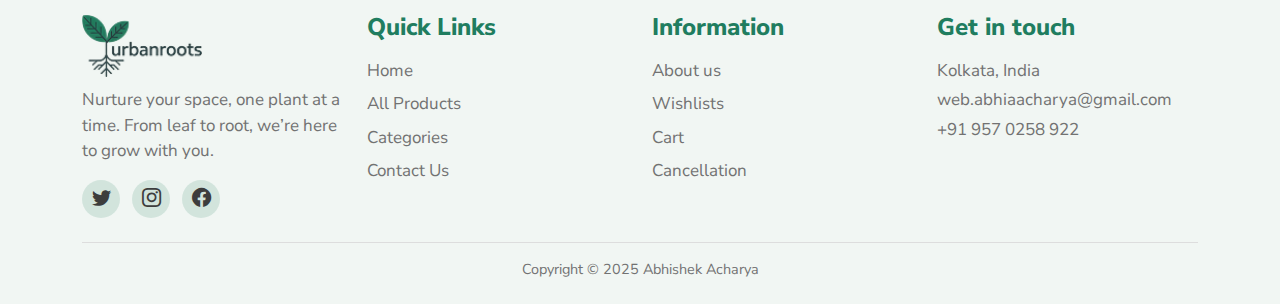
<file: product-details.html>
<!DOCTYPE html>
<html lang="en">
  <head>
    <meta charset="UTF-8" />
    <meta name="viewport" content="width=device-width, initial-scale=1.0" />
    <title>UrbanRoots</title>

    <!-- Bootstrap 5 CSS -->
    <link
      href="https://cdn.jsdelivr.net/npm/bootstrap@5.3.3/dist/css/bootstrap.min.css"
      rel="stylesheet"
    />

    <!-- Google Fonts -->
    <link
      href="https://fonts.googleapis.com/css2?family=Nunito+Sans:ital,opsz,wght@0,6..12,200..1000;1,6..12,200..1000&family=Poppins:ital,wght@0,100;0,200;0,300;0,400;0,500;0,600;0,700;0,800;0,900;1,100;1,200;1,300;1,400;1,500;1,600;1,700;1,800;1,900&display=swap"
      rel="stylesheet"
    />
    <!-- Bootstrap Icons -->
    <link
      href="https://cdn.jsdelivr.net/npm/bootstrap-icons@1.11.3/font/bootstrap-icons.css"
      rel="stylesheet"
    />

    <!-- Custom CSS -->
    <link rel="stylesheet" href="css/styles.css" />
    <link rel="stylesheet" href="css/responsive.css" />
  </head>
  <body>
    <!-- Navbar -->
    <nav class="navbar navbar-expand-lg navbar-light bg-white shadow-sm py-3">
      <div class="container">
        <a class="navbar-brand fw-bold text-primary" href="index.html">
          <img src="images/logo.png" alt="UrbanRoots" height="40" />
        </a>
        <button
          class="navbar-toggler"
          type="button"
          data-bs-toggle="collapse"
          data-bs-target="#mainNavbar"
        >
          <span class="navbar-toggler-icon"></span>
        </button>

        <div class="collapse navbar-collapse" id="mainNavbar">
          <ul class="navbar-nav mx-auto mb-2 mb-lg-0">
            <li class="nav-item">
              <a class="nav-link active" href="index.html">Home</a>
            </li>
            <li class="nav-item">
              <a class="nav-link" href="about.html">About Us</a>
            </li>
            <li class="nav-item">
              <a class="nav-link" href="categories.html">Categories</a>
            </li>
            <li class="nav-item">
              <a class="nav-link" href="shop.html">All Products</a>
            </li>
            <li class="nav-item">
              <a class="nav-link" href="contact.html">Contact Us</a>
            </li>
          </ul>

          <!-- Right Side Icons -->
          <div class="d-flex align-items-center gap-3">
            <a href="wishlist.html" class="position-relative text-dark">
              <i class="bi bi-heart fs-5"></i>
              <span
                class="position-absolute top-0 start-100 translate-middle badge rounded-pill bg-primary"
                >2</span
              >
            </a>
            <a href="cart.html" class="position-relative text-dark">
              <i class="bi bi-cart fs-5"></i>
              <span
                class="position-absolute top-0 start-100 translate-middle badge rounded-pill bg-primary"
                >3</span
              >
            </a>
            <a href="login.html" class="btn btn-primary px-3">Login</a>
          </div>
        </div>
      </div>
    </nav>

    <section class="page-head-section">
      <div class="container">
        <div class="row align-items-center">
          <!-- Left text content -->
          <div class="col-md-6">
            <h2 class="page-head-title">
              Your New Green
              <br />
              <span>Companion</span>
            </h2>
            <p class="page-head-text">
              Get to know your plant — from care tips to pot options, everything
              you need is right here.
            </p>
          </div>

          <!-- Right image -->
          <div class="col-md-6 text-md-end text-center">
            <img
              src="images/page-head.png"
              alt="Hanging Plant"
              class="page-head-image img-fluid"
            />
          </div>
        </div>
      </div>
    </section>

    <!-- Breadcrumb -->
    <div class="container">
      <nav aria-label="breadcrumb">
        <ol class="breadcrumb">
          <li class="breadcrumb-item"><a href="index.html">Home</a></li>
          <li class="breadcrumb-item"><a href="shop.html">All Products</a></li>
          <li class="breadcrumb-item active" aria-current="page">
            Products Details
          </li>
        </ol>
      </nav>
    </div>
    <section>
      <div class="container py-5">
        <div class="row">
          <!-- Left Images -->
          <div class="col-md-2 d-flex flex-column gap-3">
            <img
              src="images/indoor-1.png"
              class="img-fluid rounded border"
              alt="thumb"
            />
            <img
              src="images/indoor-1.png"
              class="img-fluid rounded border"
              alt="thumb"
            />
            <img
              src="images/indoor-1.png"
              class="img-fluid rounded border"
              alt="thumb"
            />
            <img
              src="images/indoor-1.png"
              class="img-fluid rounded border"
              alt="thumb"
            />
          </div>

          <!-- Main Image -->
          <div class="col-md-5 text-center">
            <img src="images/indoor-1.png" class="img-fluid" alt="main plant" />
          </div>

          <!-- Product Details -->
          <div class="col-md-5">
            <h3 class="fw-bold mb-2">Peace Lily</h3>
            <h5 class="text-success mb-3">$12.05</h5>

            <!-- Rating -->
            <div class="d-flex align-items-center mb-3">
              <div class="text-warning me-2">★★★★☆</div>
              <span class="text-tertiary small">19 Customer Review</span>
            </div>

            <!-- Description -->
            <p class="fw-semibold mb-1">Short Description:</p>
            <p class="text-tertiary">
              Peace lilies are popular, low-maintenance, indoor flowering plants
              known for their elegant, dark green, glossy leaves and distinctive
              white, spathe-like flowers.
            </p>

            <!-- Quantity & Buttons -->
            <div class="d-flex align-items-center gap-3 mb-3">
              <div class="d-flex align-items-center border rounded px-2 py-1">
                <button class="btn btn-sm text-primary fw-bold">-</button>
                <span class="mx-2">1</span>
                <button class="btn btn-sm text-primary fw-bold">+</button>
              </div>
              <button class="btn btn-primary px-4">Add To Cart</button>
              <button class="btn btn-outline-secondary rounded-circle">
                <i class="bi bi-heart"></i>
              </button>
            </div>

            <!-- SKU, Categories, Tags -->
            <p class="mb-1 small text-tertiary">SKU: 1995751877966</p>
            <p class="mb-1 small text-tertiary">
              Categories: <span class="text-dark">Potter Plants</span>
            </p>
            <p class="small text-tertiary">
              Tags: <span class="text-dark">Home, Garden, Plants</span>
            </p>
          </div>
        </div>

        <!-- Tabs Section -->
        <div class="row mt-5">
          <div class="col-12">
            <ul class="nav nav-tabs border-bottom">
              <li class="nav-item">
                <a class="nav-link active text-success fw-bold" href="#"
                  >Product Description</a
                >
              </li>
              <li class="nav-item">
                <a class="nav-link text-secondary" href="#">Reviews (19)</a>
              </li>
            </ul>

            <div class="pt-4">
              <p>
                Peace lilies are sturdy, easy to grow plants with glossy, dark
                green oval leaves that narrow to a point. The leaves rise
                directly from the soil. These plants also periodically produce
                lightly fragrant white flowers that resemble calla lilies.
              </p>
              <p>
                Peace lilies are popular, low-maintenance, indoor flowering
                plants known for their elegant, dark green, glossy leaves and
                distinctive white, spathe-like flowers.
              </p>

              <p>
                <strong>Appearance:</strong><br />
                Peace lilies have lush, dark green, lanceolate to
                elliptic-oblong leaves that can grow quite large, and they
                produce showy white flowers (spathes) during warmer months.
              </p>

              <p>
                <strong>Air Purification:</strong><br />
                They are known to help remove common indoor air pollutants like
                benzene, formaldehyde, and carbon monoxide.
              </p>

              <p>
                <strong>Toxicity:</strong><br />
                Peace lilies contain calcium oxalate crystals, which can be
                irritating to the skin and cause toxicity if ingested by humans
                or pets.
              </p>
            </div>
          </div>
        </div>
      </div>
    </section>
    <section>
      <div class="container my-5">
        <!-- Section Heading -->
        <div class="text-center">
          <h2 class="section-title">Related Products</h2>
          <p class="section-subtitle">
            Bestsellers are going fast. Grab yours while it lasts.
          </p>
        </div>

        <!-- Product Cards -->
        <div class="row g-4">
          <!-- Card 1 -->
          <div class="col-md-4">
            <div class="card product-card text-center">
              <img
                src="images/indoor-1.png"
                alt="Peace Lily"
                class="img-fluid"
              />
              <h5 class="product-title">Peace Lily</h5>
              <div class="rating">★★★★☆</div>
              <p class="product-desc">
                Peace lilies have lush, dark green, leaves that can grow quite
                large, and they produce showy white flowers
              </p>
              <div class="d-flex justify-content-between align-items-center">
                <span class="product-price">$12.05</span>
                <a href="#" class="btn btn-view">View More</a>
              </div>
            </div>
          </div>

          <!-- Card 2 -->
          <div class="col-md-4">
            <div class="card product-card text-center">
              <img
                src="images/indoor-2.png"
                alt="Peace Lily"
                class="img-fluid"
              />
              <h5 class="product-title">Peace Lily</h5>
              <div class="rating">★★★★☆</div>
              <p class="product-desc">
                Peace lilies have lush, dark green, leaves that can grow quite
                large, and they produce showy white flowers
              </p>
              <div class="d-flex justify-content-between align-items-center">
                <span class="product-price">$12.05</span>
                <a href="#" class="btn btn-view">View More</a>
              </div>
            </div>
          </div>

          <!-- Card 3 -->
          <div class="col-md-4">
            <div class="card product-card text-center">
              <img
                src="images/indoor-3.png"
                alt="Peace Lily"
                class="img-fluid"
              />
              <h5 class="product-title">Peace Lily</h5>
              <div class="rating">★★★★☆</div>
              <p class="product-desc">
                Peace lilies have lush, dark green, leaves that can grow quite
                large, and they produce showy white flowers
              </p>
              <div class="d-flex justify-content-between align-items-center">
                <span class="product-price">$12.05</span>
                <a href="#" class="btn btn-view">View More</a>
              </div>
            </div>
          </div>
        </div>
        <!-- View All Button -->
        <div class="text-center">
          <a href="#" class="btn btn-all">VIEW ALL PRODUCTS</a>
        </div>
      </div>
    </section>
    <footer>
      <div class="container">
        <div class="row gy-4">
          <div class="col-md-3">
            <div class="footer-logo">
              <img
                src="images/logo.png"
                alt="Urbanroots"
                height="40"
                class="me-2"
              />
            </div>
            <p class="footer-text">
              Nurture your space, one plant at a time. From leaf to root, we’re
              here to grow with you.
            </p>
            <div class="social-icons mt-3">
              <a href="#"><i class="bi bi-twitter"></i></a>
              <a href="#"><i class="bi bi-instagram"></i></a>
              <a href="#"><i class="bi bi-facebook"></i></a>
            </div>
          </div>

          <!-- Quick Links -->
          <div class="col-md-3">
            <h5 class="footer-heading">Quick Links</h5>
            <a href="index.html" class="footer-link">Home</a>
            <a href="shop.html" class="footer-link">All Products</a>
            <a href="category.html" class="footer-link">Categories</a>
            <!-- <a href="#" class="footer-link">Best Products</a> -->
            <a href="contact.html" class="footer-link">Contact Us</a>
          </div>

          <!-- Information -->
          <div class="col-md-3">
            <h5 class="footer-heading">Information</h5>
            <a href="about.html" class="footer-link">About us</a>
            <a href="wishlist.html" class="footer-link">Wishlists</a>
            <a href="cart.html" class="footer-link">Cart</a>
            <a href="cancellation.html" class="footer-link">Cancellation</a>
          </div>

          <div class="col-md-3">
            <h5 class="footer-heading">Get in touch</h5>
            <p class="footer-text mb-1">Kolkata, India</p>
            <p class="footer-text mb-1">web.abhiaacharya@gmail.com</p>
            <p class="footer-text mb-0">+91 957 0258 922</p>
          </div>
        </div>

        <div class="footer-bottom text-center mt-4">
          Copyright © 2025 Abhishek Acharya
        </div>
      </div>
    </footer>

    <!-- Bootstrap 5 JS -->
    <script src="https://cdn.jsdelivr.net/npm/bootstrap@5.3.3/dist/js/bootstrap.bundle.min.js"></script>
    <script src="js/script.js"></script>
  </body>
</html>
</file>
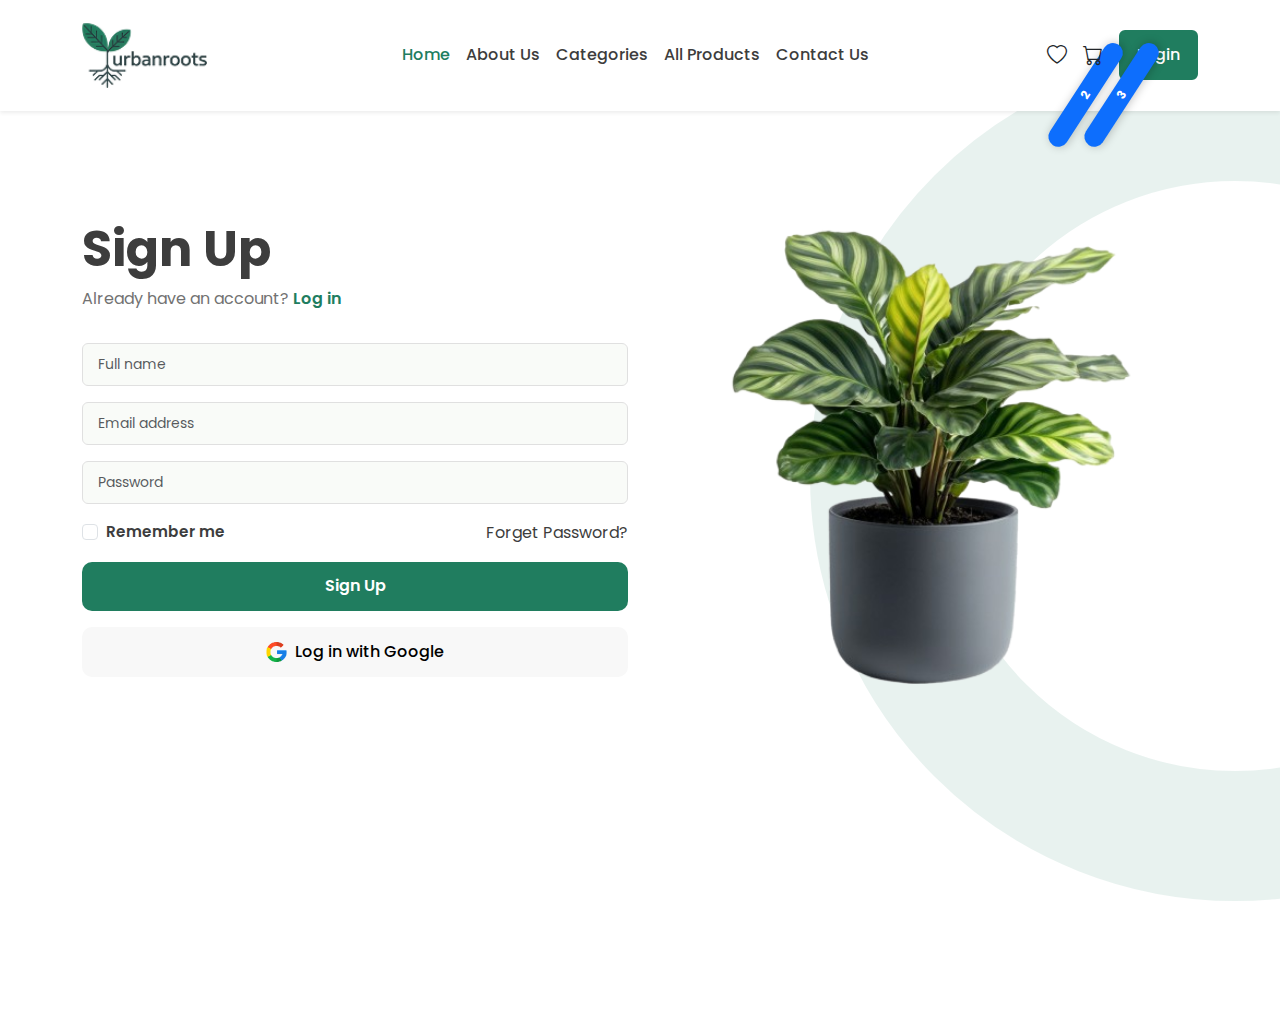
<file: signup.html>
<!DOCTYPE html>
<html lang="en">
  <head>
    <meta charset="UTF-8" />
    <meta name="viewport" content="width=device-width, initial-scale=1.0" />
    <title>UrbanRoots</title>

    <!-- Bootstrap 5 CSS -->
    <link
      href="https://cdn.jsdelivr.net/npm/bootstrap@5.3.3/dist/css/bootstrap.min.css"
      rel="stylesheet"
    />

    <!-- Google Fonts -->
    <link
      href="https://fonts.googleapis.com/css2?family=Nunito+Sans:wght@400;700&family=Poppins:wght@400;500&display=swap"
      rel="stylesheet"
    />

    <!-- Bootstrap Icons -->
    <link
      href="https://cdn.jsdelivr.net/npm/bootstrap-icons@1.11.3/font/bootstrap-icons.css"
      rel="stylesheet"
    />

    <!-- Custom CSS -->
    <link rel="stylesheet" href="css/styles.css" />
    <link rel="stylesheet" href="css/responsive.css" />
  </head>
  <body>
    <!-- Navbar -->
    <nav class="navbar navbar-expand-lg navbar-light bg-white shadow-sm py-3">
      <div class="container">
        <a class="navbar-brand fw-bold text-primary" href="index.html">
          <img src="images/logo.png" alt="UrbanRoots" height="40" />
        </a>
        <button
          class="navbar-toggler"
          type="button"
          data-bs-toggle="collapse"
          data-bs-target="#mainNavbar"
        >
          <span class="navbar-toggler-icon"></span>
        </button>

        <div class="collapse navbar-collapse" id="mainNavbar">
          <ul class="navbar-nav mx-auto mb-2 mb-lg-0">
            <li class="nav-item">
              <a class="nav-link active" href="index.html">Home</a>
            </li>
            <li class="nav-item">
              <a class="nav-link" href="about.html">About Us</a>
            </li>
            <li class="nav-item">
              <a class="nav-link" href="categories.html">Categories</a>
            </li>
            <li class="nav-item">
              <a class="nav-link" href="shop.html">All Products</a>
            </li>
            <li class="nav-item">
              <a class="nav-link" href="contact.html">Contact Us</a>
            </li>
          </ul>

          <!-- Right Side Icons -->
          <div class="d-flex align-items-center gap-3">
            <a href="wishlist.html" class="position-relative text-dark">
              <i class="bi bi-heart fs-5"></i>
              <span
                class="position-absolute top-0 start-100 translate-middle badge rounded-pill bg-primary"
                >2</span
              >
            </a>
            <a href="cart.html" class="position-relative text-dark">
              <i class="bi bi-cart fs-5"></i>
              <span
                class="position-absolute top-0 start-100 translate-middle badge rounded-pill bg-primary"
                >3</span
              >
            </a>
            <a href="login.html" class="btn btn-primary px-3">Login</a>
          </div>
        </div>
      </div>
    </nav>

    <section class="login-section">
      <div class="container">
        <div class="row align-items-center">
          <div class="col-md-6">
            <h2 class="login-title">Sign Up</h2>
            <p class="login-subtext">
              Already have an account? <a href="login.html">Log in</a>
            </p>
            <form>
              <div class="mb-3">
                <input
                  type="text"
                  class="form-control"
                  placeholder="Full name"
                />
              </div>
              <div class="mb-3">
                <input
                  type="email"
                  class="form-control"
                  placeholder="Email address"
                />
              </div>
              <div class="mb-3">
                <input
                  type="password"
                  class="form-control"
                  placeholder="Password"
                />
              </div>
              <div
                class="d-flex justify-content-between align-items-center mb-3"
              >
                <div class="form-check">
                  <input
                    class="form-check-input"
                    type="checkbox"
                    id="rememberMe"
                  />
                  <label class="form-check-label" for="rememberMe"
                    >Remember me</label
                  >
                </div>
                <a
                  href="#"
                  style="color: var(--secondary-color); text-decoration: none"
                  >Forget Password?</a
                >
              </div>
              <button type="submit" class="btn-login">Sign Up</button>
              <button type="button" class="btn-google">
                <img src="images/google.png" alt="Google" />
                Log in with Google
              </button>
            </form>
          </div>
          <div class="col-md-6 text-center login-right-img">
            <img src="images/outdoor-4.png" alt="Plant" class="right-img" />
          </div>
        </div>
      </div>
    </section>

    <!-- Bootstrap 5 JS -->
    <script src="https://cdn.jsdelivr.net/npm/bootstrap@5.3.3/dist/js/bootstrap.bundle.min.js"></script>
    <script src="js/script.js"></script>
  </body>
</html>
</file>
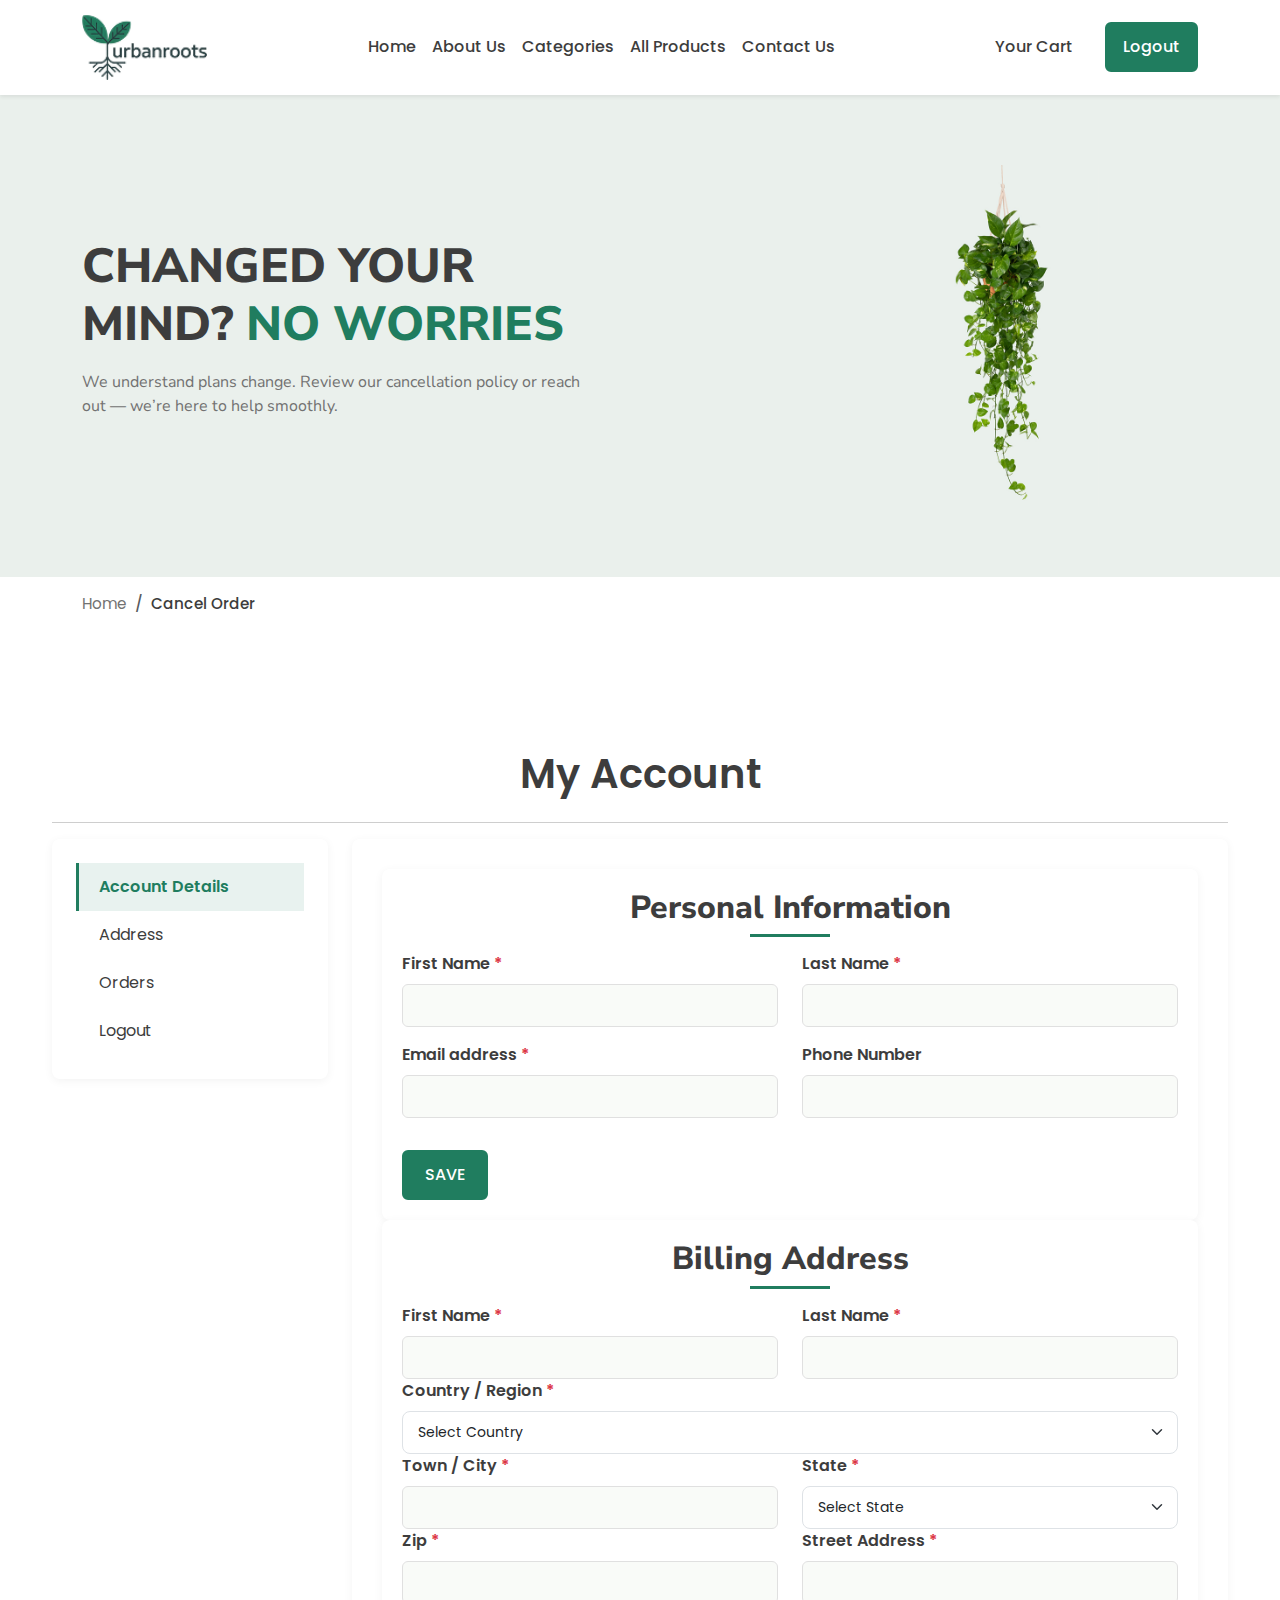
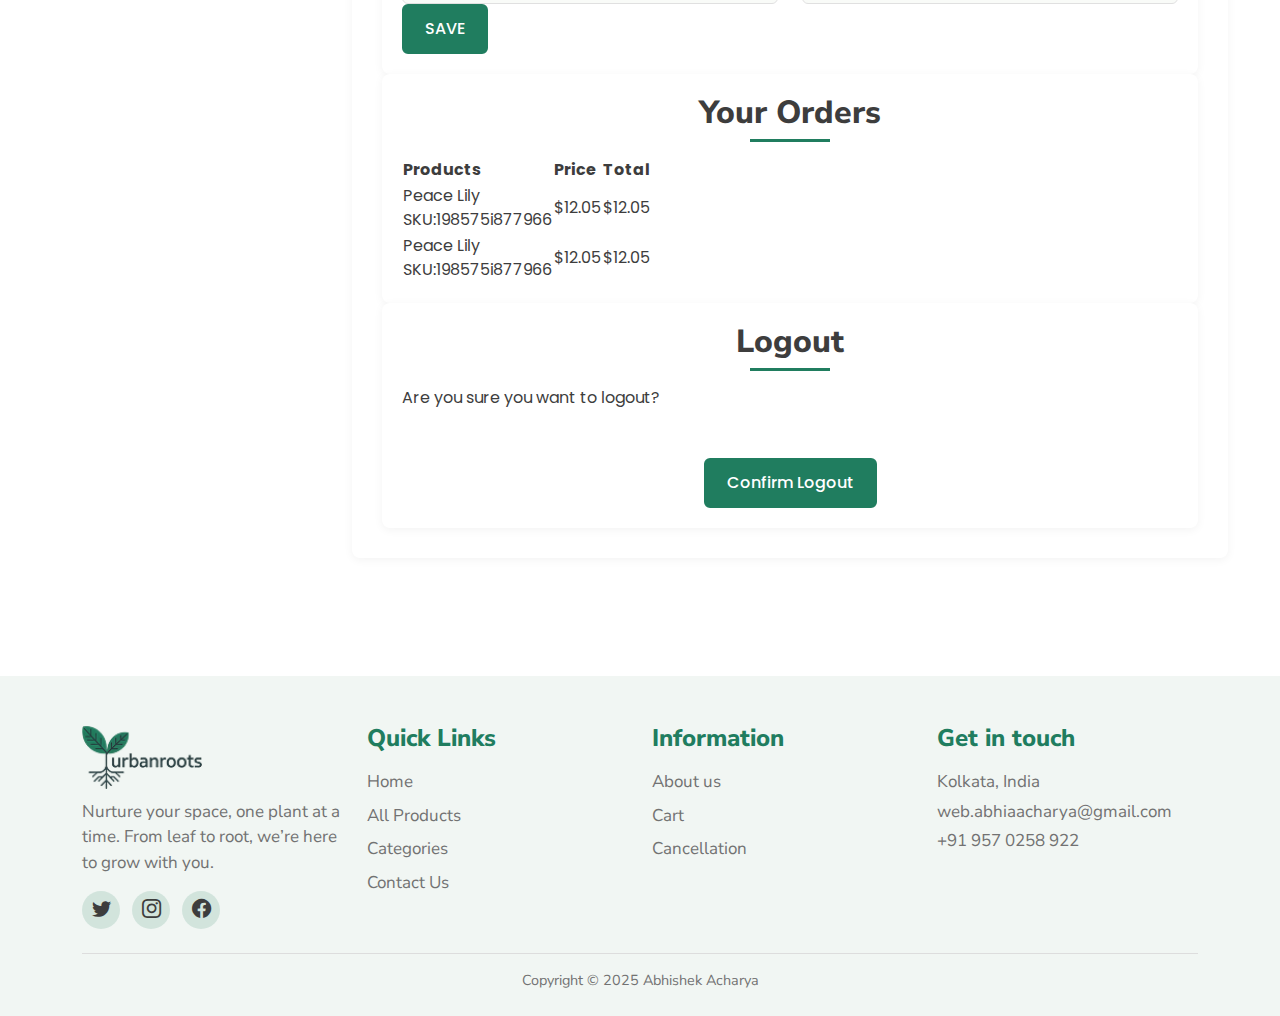
<file: user-dashboard.html>
<!DOCTYPE html>
<html lang="en">

<head>
  <meta charset="UTF-8" />
  <meta name="viewport" content="width=device-width, initial-scale=1.0" />
  <title>UrbanRoots</title>
  <link href="https://cdn.jsdelivr.net/npm/bootstrap@5.3.3/dist/css/bootstrap.min.css" rel="stylesheet" />
  <link
    href="https://fonts.googleapis.com/css2?family=Nunito+Sans:ital,opsz,wght@0,6..12,200..1000;1,6..12,200..1000&family=Poppins:ital,wght@0,100;0,200;0,300;0,400;0,500;0,600;0,700;0,800;0,900;1,100;1,200;1,300;1,400;1,500;1,600;1,700;1,800;1,900&display=swap"
    rel="stylesheet">
  <link href="https://cdn.jsdelivr.net/npm/bootstrap-icons@1.11.3/font/bootstrap-icons.css" rel="stylesheet" />
  <link rel="stylesheet" href="css/styles.css" />
  <link rel="stylesheet" href="css/responsive.css" />
</head>

<body>
  <nav class="navbar navbar-expand-lg navbar-light bg-white shadow-sm py-2">
    <div class="container">
      <a class="navbar-brand fw-bold text-primary" href="index.html">
        <img src="images/logo.png" alt="UrbanRoots" height="40" />
      </a>
      <button class="navbar-toggler" type="button" data-bs-toggle="collapse" data-bs-target="#mainNavbar">
        <span class="navbar-toggler-icon"></span>
      </button>
      <div class="collapse navbar-collapse" id="mainNavbar">
        <ul class="navbar-nav mx-auto mb-2 mb-lg-0">
          <li class="nav-item">
            <a class="nav-link" href="index.html">Home</a>
          </li>
          <li class="nav-item">
            <a class="nav-link" href="about.html">About Us</a>
          </li>
          <li class="nav-item">
            <a class="nav-link" href="categories.html">Categories</a>
          </li>
          <li class="nav-item">
            <a class="nav-link" href="shop.html">All Products</a>
          </li>
          <li class="nav-item">
            <a class="nav-link" href="contact.html">Contact Us</a>
          </li>
        </ul>

        <div class="d-flex align-items-center gap-3">
          <a href="cart.html" class="nav-link">
            Your Cart
          </a>
          <a href="signup.html" class="btn btn-primary px-3">Logout</a>
        </div>
      </div>
    </div>
  </nav>

  <section class="page-head-section">
    <div class="container">
      <div class="row align-items-center">
        <!-- Left text content -->
        <div class="col-md-6">
          <h2 class="page-head-title">
            CHANGED YOUR<br />
            MIND? <span>NO WORRIES</span>
          </h2>
          <p class="page-head-text">
            We understand plans change. Review our cancellation policy or
            reach out — we’re here to help smoothly.
          </p>
        </div>

        <!-- Right image -->
        <div class="col-md-6 text-md-end text-center">
          <img src="images/page-head.png" alt="Hanging Plant" class="page-head-image img-fluid" />
        </div>
      </div>
    </div>
  </section>

  <div class="container">
    <nav aria-label="breadcrumb">
      <ol class="breadcrumb">
        <li class="breadcrumb-item"><a href="index.html">Home</a></li>
        <li class="breadcrumb-item active" aria-current="page">
          Cancel Order
        </li>
      </ol>
    </nav>
  </div>

  <section class="user-dashboard">
    <div class="container py-5 account-container">
      <h1 class="mb-4" style="
      text-align: center;
            font-family: var(--font-secondary);
            font-weight: 600;
            color: var(--secondary-color);
          ">
        My Account
      </h1>
      <hr/>

      <div class="row">
        <div class="col-md-3 mb-4">
          <div class="sidebar">
            <div class="sidebar-item active" data-tab="account-details">
              Account Details
            </div>
            <div class="sidebar-item" data-tab="address">Address</div>
            <div class="sidebar-item" data-tab="orders">Orders</div>
            <div class="sidebar-item" data-tab="logout">Logout</div>
          </div>
        </div>

        <div class="col-md-9">
          <div class="content-card">
            <div id="account-details" class="tab-content active">
              <h3 class="section-title">Personal Information</h3>

              <form>
                <div class="row mb-3">
                  <div class="col-md-6 mb-3 mb-md-0">
                    <label for="firstName" class="form-label required-field">First Name</label>
                    <input type="text" class="form-control" id="firstName" required />
                  </div>
                  <div class="col-md-6">
                    <label for="lastName" class="form-label required-field">Last Name</label>
                    <input type="text" class="form-control" id="lastName" required />
                  </div>
                </div>

                <div class="row mb-3">
                  <div class="col-md-6 mb-3 mb-md-0">
                    <label for="email" class="form-label required-field">Email address</label>
                    <input type="email" class="form-control" id="email" required />
                  </div>
                  <div class="col-md-6">
                    <label for="phone" class="form-label">Phone Number</label>
                    <input type="tel" class="form-control" id="phone" />
                  </div>
                </div>

                <button type="submit" class="btn btn-primary mt-3">
                  SAVE
                </button>
              </form>
            </div>

            <div id="address" class="tab-content">
              <div class="address-header">
                <h3 class="section-title">Billing Address</h3>
              </div>

              <form>
                <div class="row">
                  <div class="col-md-6">
                    <label for="billingFirstName" class="form-label required-field">First Name</label>
                    <input type="text" class="form-control" id="billingFirstName" required />
                  </div>
                  <div class="col-md-6">
                    <label for="billingLastName" class="form-label required-field">Last Name</label>
                    <input type="text" class="form-control" id="billingLastName" required />
                  </div>
                </div>

                <div class="row">
                  <div class="col-12">
                    <label for="billingCountry" class="form-label required-field">Country / Region</label>
                    <select class="form-select" id="billingCountry" required>
                      <option value="" selected disabled>
                        Select Country
                      </option>
                      <option value="US">United States</option>
                      <option value="UK">United Kingdom</option>
                    </select>
                  </div>
                </div>

                <div class="row">
                  <div class="col-md-6">
                    <label for="billingCity" class="form-label required-field">Town / City</label>
                    <input type="text" class="form-control" id="billingCity" required />
                  </div>
                  <div class="col-md-6">
                    <label for="billingState" class="form-label required-field">State</label>
                    <select class="form-select" id="billingState" required>
                      <option value="" selected disabled>Select State</option>
                      <option value="CA">California</option>
                      <option value="NY">New York</option>
                    </select>
                  </div>
                </div>

                <div class="row">
                  <div class="col-md-6">
                    <label for="billingZip" class="form-label required-field">Zip</label>
                    <input type="text" class="form-control" id="billingZip" required />
                  </div>
                  <div class="col-md-6">
                    <label for="billingStreet" class="form-label required-field">Street Address</label>
                    <input type="text" class="form-control" id="billingStreet" required />
                  </div>
                </div>

                <button type="submit" class="btn btn-primary">SAVE</button>
              </form>
            </div>

            <div id="orders" class="tab-content active">
              <h3 class="section-title">Your Orders</h3>

              <table class="orders-table">
                <thead>
                  <tr>
                    <th>Products</th>
                    <th>Price</th>
                    <th>Total</th>
                  </tr>
                </thead>
                <tbody>
                  <tr>
                    <td>
                      <div class="product-name">Peace Lily</div>
                      <div class="product-sku">SKU:198575i877966</div>
                    </td>
                    <td class="price">$12.05</td>
                    <td class="total">$12.05</td>
                  </tr>
                  <tr>
                    <td>
                      <div class="product-name">Peace Lily</div>
                      <div class="product-sku">SKU:198575i877966</div>
                    </td>
                    <td class="price">$12.05</td>
                    <td class="total">$12.05</td>
                  </tr>
                </tbody>
              </table>
            </div>

            <div id="logout" class="tab-content">
              <h3 class="section-title">Logout</h3>
              <p>Are you sure you want to logout?</p>
              <a href="signup.html" style="text-decoration: none;">
                <button class="btn btn-primary d-block mx-auto mt-5">Confirm Logout</button>
              </a>
            </div>
          </div>
        </div>
      </div>
    </div>
  </section>

  <footer>
    <div class="container">
      <div class="row gy-4">
        <div class="col-md-3">
          <div class="footer-logo">
            <img src="images/logo.png" alt="Urbanroots" height="40" class="me-2" />
          </div>
          <p class="footer-text">
            Nurture your space, one plant at a time. From leaf to root, we’re
            here to grow with you.
          </p>
          <div class="social-icons mt-3">
            <a href="https://twitter.com/login" target="_blank" rel="noopener noreferrer">
              <i class="bi bi-twitter"></i>
            </a>
            <a href="https://www.instagram.com/accounts/login/" target="_blank" rel="noopener noreferrer">
              <i class="bi bi-instagram"></i>
            </a>
            <a href="https://www.facebook.com/login/" target="_blank" rel="noopener noreferrer">
              <i class="bi bi-facebook"></i>
            </a>
          </div>
        </div>

        <div class="col-md-3">
          <h5 class="footer-heading">Quick Links</h5>
          <a href="index.html" class="footer-link">Home</a>
          <a href="shop.html" class="footer-link">All Products</a>
          <a href="category.html" class="footer-link">Categories</a>
          <a href="contact.html" class="footer-link">Contact Us</a>
        </div>

        <div class="col-md-3">
          <h5 class="footer-heading">Information</h5>
          <a href="about.html" class="footer-link">About us</a>
          <a href="cart.html" class="footer-link">Cart</a>
          <a href="cancellation.html" class="footer-link">Cancellation</a>
        </div>

        <div class="col-md-3">
          <h5 class="footer-heading">Get in touch</h5>
          <p class="footer-text mb-1">Kolkata, India</p>
          <p class="footer-text mb-1">web.abhiaacharya@gmail.com</p>
          <p class="footer-text mb-0">+91 957 0258 922</p>
        </div>
      </div>

      <div class="footer-bottom text-center mt-4">
        Copyright © 2025 Abhishek Acharya
      </div>
    </div>
  </footer>

  <script src="https://cdnjs.cloudflare.com/ajax/libs/jquery/3.7.1/jquery.min.js"></script>
  <script src="https://cdn.jsdelivr.net/npm/bootstrap@5.3.3/dist/js/bootstrap.bundle.min.js"></script>
  <script src="js/script.js"></script>
</body>

</html>
</file>
<file: css/styles.css>
:root {
  --primary-color: #207d5f;
  --secondary-color: #3d3d3d;
  --tertiary-color: #727272;
  --white-color: #ffffff;
  --gradient-primary: linear-gradient(0deg, #207d5f66, #ffffff);
  --gradient-secondary: linear-gradient(180deg, #f5f5f5, #f5f5f5);
  --font-primary: "Nunito Sans", sans-serif;
  --font-secondary: "Poppins", sans-serif;
}

body {
  font-family: var(--font-secondary);
  background-color: var(--white-color);
  color: var(--secondary-color);
  margin: 0;
  padding: 0;
}

h1,
h2,
h3,
h4,
h5,
h6 {
  font-family: var(--font-primary);
  font-weight: 800;
}
p{
  font-size: 16px;
}
section{
  padding: 70px 0px;
}

/* Page Head */
.page-head-section {
  background-color: #eaf0ec;
}

.page-head-title {
  font-size: 3rem;
  color: var(--secondary-color);
  line-height: 1.2;
  text-transform: uppercase;
}

.page-head-title span {
  color: var(--primary-color);
}

.page-head-text {
  font-family: var(--font-primary);
  color: var(--tertiary-color);
  max-width: 500px;
  margin-top: 1rem;
  font-size: 1rem;
}

.page-head-image {
  max-width: 391px;
}

/* Footer */
footer {
  background-color: #f1f6f3;
  padding: 3rem 0 1.5rem;
  font-family: var(--font-primary);
}
.footer-logo img {
  width: 120px;
  height: auto;
  margin-bottom: 0.5rem;
}

.footer-text {
  color: var(--tertiary-color);
  font-size: 17px;
  /* max-width: 300px; */
}
.footer-heading {
  color: var(--primary-color);
  font-size: 1.5rem;
  margin-bottom: 1rem;
}
.footer-link {
  display: block;
  color: var(--tertiary-color);
  text-decoration: none;
  margin-bottom: 0.5rem;
  font-size: 17px;
}

.footer-link:hover {
  text-decoration: none;
  color: var(--secondary-color);
}
.social-icons a {
  display: inline-flex;
  align-items: center;
  justify-content: center;
  width: 38px;
  height: 38px;
  background-color: rgba(32, 125, 95, 0.15);
  border-radius: 50%;
  margin-right: 0.5rem;
  color: var(--secondary-color);
  font-size: 1.2rem;
  transition: 0.3s ease;
}
.social-icons a:hover {
  background-color: var(--primary-color);
  color: var(--white-color);
}
.footer-bottom {
  border-top: 1px solid #ddd;
  margin-top: 2rem;
  padding-top: 1rem;
  font-size: 0.9rem;
  color: var(--tertiary-color);
}
/* Navbar Styling */
.navbar-brand img {
  width: 125px;
  height: auto;
}
.navbar .nav-link {
  color: var(--secondary-color);
  font-weight: 500;
  padding: 0.5rem 1rem;
}

.navbar .nav-link:hover,
.navbar .nav-link.active {
  color: var(--primary-color);
}

/* Login Page */
.login-section {
  padding: 4rem 0;
  overflow: hidden;
  height: 100vh;
}

.login-title {
  font-family: var(--font-secondary);
  font-weight: 700;
  font-size: 3.1rem;
  color: var(--secondary-color);
}

.login-subtext {
  color: var(--tertiary-color);
  margin-bottom: 2rem;
}

.login-subtext a {
  color: var(--primary-color);
  font-weight: 600;
  text-decoration: none;
}

.login-subtext a:hover {
  text-decoration: underline;
}

.form-control {
  border-radius: 10px;
  padding: 0.8rem;
  font-size: 1rem;
  background-color: #f9f9f9;
  border: 1px solid #e0e0e0;
}

.form-check-label {
  color: var(--secondary-color);
  font-size: 0.95rem;
}

.btn-login {
  background-color: var(--primary-color);
  color: var(--white-color);
  font-weight: 600;
  padding: 0.8rem;
  border-radius: 10px;
  border: none;
  width: 100%;
  transition: 0.3s ease;
}

.btn-login:hover {
  background-color: #18694c;
}

.btn-google {
  background-color: #f8f8f8;
  border: none;
  padding: 0.8rem;
  border-radius: 10px;
  width: 100%;
  font-weight: 500;
  display: flex;
  align-items: center;
  justify-content: center;
  gap: 0.5rem;
  margin-top: 1rem;
}

.btn-google img {
  height: 20px;
}

.right-img {
  width: 100%;
  height: auto;
}
.login-right-img {
  position: relative;
}
.login-right-img::before {
  content: "";
  position: absolute;
  bottom: -180px;
  right: -450px;
  height: 850px;
  overflow: hidden;
  width: 850px;
  border-radius: 50%;
  -webkit-border-radius: 50%;
  -moz-border-radius: 50%;
  -ms-border-radius: 50%;
  -o-border-radius: 50%;
  background: transparent;
  border: 130px solid #207d5f1a;
  z-index: -1;
}

/* Breadcrumb */
.breadcrumb {
  background: none;
  padding: 1rem 0;
  margin-bottom: 0;
  font-size: 0.95rem;
}
.breadcrumb a {
  text-decoration: none;
  color: var(--tertiary-color);
}
.breadcrumb .active {
  color: var(--secondary-color);
  font-weight: 500;
}
/* Cancelllation */
.cancel-title {
  font-family: var(--font-secondary);
  font-weight: 700;
  font-size: 1.8rem;
  color: var(--secondary-color);
  margin-bottom: 2rem;
}
.cancel-img-wrapper {
  background-color: #f4f8f5;
  border-radius: 50%;
  display: flex;
  align-items: center;
  justify-content: center;
  padding: 2rem;
  /* max-width: 300px; */
  /* margin: 0 auto; */
}
.order-form label {
  font-weight: 600;
  font-size: 1.5rem;
  margin-bottom: 1rem;
  color: #3d3d3d;
}
.order-form input {
  background-color: #f8faf8;
  border: 1px solid #ddd;
  border-radius: 10px;
  padding: 0.75rem 1rem;
  font-size: 0.95rem;
}
.order-form input:focus {
  border-color: var(--primary-color);
  box-shadow: none;
}
.btn-cancel {
  background-color: var(--secondary-color);
  color: var(--white-color);
  font-weight: 600;
  border-radius: 5px;
  padding: 0.6rem 1.5rem;
}
.btn-cancel:hover {
  background-color: #2b2b2b;
}

/* Related products */
.section-title {
}
.section-subtitle {
  color: var(--tertiary-color);
  font-size: 0.95rem;
  margin-bottom: 2rem;
}
.product-card {
  position: relative;
  border: none;
  border-radius: 10px;
  box-shadow: 0px 2px 15px rgba(0, 0, 0, 0.06);
  transition: transform 0.3s ease;
  padding: 3.5rem 1.5rem;
  /* height: 100%;
  margin-bottom: 2rem; */
}
.product-card:hover {
  transform: translateY(-5px);
  background: var(--gradient-primary);
}
.product-card img {
  max-height: 180px;
  object-fit: contain;
  margin-bottom: 1rem;
}

.product-title {
  font-family: var(--font-secondary);
  font-weight: 700;
  font-size: 1.2rem;
  margin-bottom: 0.5rem;
}

.rating {
  color: orange;
  font-size: 1rem;
  margin-bottom: 0.8rem;
}

.product-desc {
  color: var(--tertiary-color);
  font-size: 0.9rem;
  margin-bottom: 1rem;
}

.product-price {
  font-weight: 700;
  font-size: 1.2rem;
  color: var(--secondary-color);
}

.btn-view {
  background-color: var(--primary-color);
  color: var(--white-color);
  border-radius: 50px;
  padding: 0.8rem 1.5rem;
  font-size: 0.9rem;
  font-weight: 500;
}
.btn-view:hover {
  background-color: #1a614c;
  color: var(--white-color);
}

.btn-all {
  background-color: var(--primary-color);
  color: var(--white-color);
  font-weight: 600;
  border-radius: 5px;
  padding: 0.6rem 1.5rem;
  margin-top: 2rem;
}
.btn-all:hover {
  background-color: #1a614c;
}

/* Wishlists */
.cart-table th {
  font-family: var(--font-secondary);
  font-weight: 600;
  color: var(--secondary-color);
  padding-bottom: 1rem;
}
.cart-item {
  border-bottom: 1px solid #f0f0f0;
  padding: 1rem 0;
}
.cart-item img {
  width: 70px;
  height: auto;
  border-radius: 6px;
}

.sku {
  color: var(--tertiary-color);
  font-size: 0.85rem;
}
.quantity-btn {
  background-color: var(--primary-color);
  border: none;
  color: var(--white-color);
  /* font-weight: bold; */
  width: 35px;
  height: 35px;
  border-radius: 50%;
  display: inline-flex;
  align-items: center;
  justify-content: center;
  cursor: pointer;
  font-size: 1.3rem;
}
.quantity-btn:hover {
  background-color: #1a614c;
}
.quantity-number {
  margin: 0 10px;
  font-weight: 500;
  font-size: 1.2rem;
}

.delete-icon {
  font-size: 1.2rem;
  color: #9e9e9e;
  cursor: pointer;
}
.delete-icon:hover {
  color: #ff4d4d;
}
.btn-add {
  background-color: var(--primary-color);
  color: var(--white-color);
  font-weight: 600;
  padding: 0.8rem 2rem;
  border-radius: 12px;
  font-size: 1.1rem;
}
.btn-add:hover {
  background-color: #1a614c;
}

.sale-box {
  background: var(--gradient-primary);
  border-radius: 10px;
  text-align: center;
  padding: 1rem 1rem;
  color: var(--secondary-color);
}
.sale-title {
  font-family: var(--font-secondary);
  font-size: 2rem;
  font-weight: 700;
  color: var(--primary-color);
}
.sale-subtitle {
  font-size: 1.2rem;
  font-weight: 600;
  color: var(--secondary-color);
}
.sale-box img {
  max-width: 85%;
  height: auto;
}
/* Contact Us */
.contact-section {
  padding: 50px;
  background-color: var(--white-color);
  max-width: 1000px;
  margin: auto;
}

.contact-title {
  text-align: center;
  color: var(--secondary-color);
  font-family: var(--font-secondary);
  margin-bottom: 40px;
  font-size: 1.2rem;
}

.form-control {
  background-color: #f9fbf8;
  border-radius: 10px;
  border: 1px solid #dcdcdc;
  font-size: 14px;
  font-family: var(--font-secondary);
  color: var(--tertiary-color);
  padding: 14px 16px;
}

textarea.form-control {
  height: 180px;
}

.submit-btn {
  background-color: var(--primary-color);
  color: white;
  border: none;
  border-radius: 8px;
  padding: 10px 40px;
  font-weight: 600;
  font-family: var(--font-secondary);
  font-size: 15px;
}

.submit-btn:hover {
  opacity: 0.9;
}

.get-in-touch {
  padding: 60px 20px;
  background-color: var(--white-color);
}

.contact-map iframe {
  width: 100%;
  height: 100%;
  min-height: 300px;
  border: 0;
  border-radius: 8px;
}

.contact-info h3 {
  font-family: var(--font-secondary);
  font-weight: 700;
  color: var(--secondary-color);
  margin-bottom: 10px;
}
.contact-info p {
  font-size: 14px;
  color: var(--tertiary-color);
  margin-bottom: 20px;
  line-height: 1.6;
}
.contact-info li {
  list-style: none;
  margin-bottom: 12px;
  display: flex;
  align-items: center;
  color: var(--secondary-color);
  font-family: var(--font-secondary);
}
.contact-info li i {
  margin-right: 10px;
  color: var(--primary-color);
}

/* Checkout */
.form-control,
.form-select {
  font-size: 14px;
}

.summary-box {
  border: 1px solid #eee;
  padding: 25px;
  border-radius: 10px;
  background-color: #fafafa;
}

.summary-box h5 {
  font-family: var(--font-secondary);
  color: var(--secondary-color);
  font-size: 18px;
  font-weight: 600;
}

.summary-box .product {
  display: flex;
  justify-content: space-between;
  align-items: center;
  padding: 10px 0;
  border-bottom: 1px solid #ddd;
}

.summary-box .product:last-child {
  border-bottom: none;
}

.summary-box .product img {
  width: 50px;
  height: 50px;
  object-fit: contain;
  margin-right: 10px;
}

.summary-box .text-success {
  color: var(--primary-color) !important;
}

.small-text {
  font-size: 13px;
  color: var(--tertiary-color);
}
label {
  font-weight: 600;
  color: var(--secondary-color);
  font-family: var(--font-secondary);
}

.form-control,
.form-select {
  border-radius: 8px;
  padding: 10px 15px;
}

.btn-submit {
  background-color: var(--primary-color);
  color: var(--white-color);
  width: 100%;
  padding: 12px;
  font-weight: 600;
  border-radius: 12px;
}

.secure-icons img {
  height: auto;
  margin-right: 8px;
  width: 300px;
}
.payment-icons img{
  height: auto;
  margin-right: 8px;
  width: 180px;
}
/* Categories */
.category{
  background: #43a65814;
}
.plant-card {
  background-color: var(--white-color);
  border-radius: 10px;
  box-shadow: 2px 5px 15px rgb(0 0 0 / 8%);
  padding: 1.5rem;
  display: flex;
  align-items: center;
  gap: 1rem;
  height: 100%;
}
.plant-card:hover {
  background: var(--gradient-primary);
}
.plant-card img {
  max-width: 260px;
  height: auto;
}

.plant-info h5 {
  text-align: right;
  font-family: var(--font-secondary);
  font-weight: 700;
  color: var(--secondary-color);
  text-transform: capitalize;
}

.plant-info p {
  color: var(--tertiary-color);
  margin-bottom: 1rem;
  text-align: right;
}
/* benefits */
.benefit-card {
  background-color: #f9fbf9;
  border-radius: 10px;
  padding: 2rem;
  text-align: left;
  height: 100%;
  box-shadow: 2px 5px 15px rgb(0 0 0 / 8%);
}
.benefit-card:hover {
  background: var(--gradient-primary);
}
.benefit-icon {
  background-color: var(--primary-color);
  color: var(--white-color);
  width: 60px;
  height: 60px;
  display: flex;
  align-items: center;
  justify-content: center;
  border-radius: 50%;
  margin: 1rem 0rem;
  font-size: 1.5rem;
}

.benefit-card h5 {
  font-family: var(--font-secondary);
  font-weight: 700;
  color: var(--secondary-color);
}

.benefit-card p {
  color: var(--tertiary-color);
  font-size: 16px;
  margin: 0;
}
/* All Products */
/* Sidebar */
.sidebar {
  background-color: var(--white-color);
  border-radius: 10px;
  padding: 1.5rem;
  box-shadow: 0 2px 10px rgba(0, 0, 0, 0.05);
}

.sidebar h6 {
  font-family: var(--font-secondary);
  font-weight: 700;
  color: var(--secondary-color);
  margin-bottom: 1rem;
}

.sidebar ul {
  list-style: none;
  padding-left: 0;
}

.sidebar ul li {
  color: var(--tertiary-color);
  padding: 0.3rem 0;
  cursor: pointer;
}

.sidebar ul li:hover {
  color: var(--primary-color);
}

.filter-btn {
  background-color: var(--primary-color);
  color: var(--white-color);
  border: none;
  padding: 0.4rem 1rem;
  border-radius: 5px;
  font-weight: 600;
}

/* Products */
.product-card {
  background-color: var(--white-color);
  border-radius: 10px;
  text-align: center;
  padding: 1rem;
  box-shadow: 0 2px 10px rgba(0, 0, 0, 0.05);
  transition: transform 0.2s ease;
}

.product-card:hover {
  transform: translateY(-3px);
}

.product-card img {
  max-width: 200px;
  height: auto;
  margin-bottom: 1rem;
}

.product-card h6 {
  font-family: var(--font-secondary);
  font-weight: 700;
  color: var(--secondary-color);
}

.product-price {
  font-weight: 600;
  color: var(--secondary-color);
}

/* User-Dashboard */
.account-container {
  max-width: 1200px;
  margin: 0 auto;
}

.sidebar {
  background-color: var(--white-color);
  border-radius: 8px;
  box-shadow: 0 2px 10px rgba(0, 0, 0, 0.05);
}

.sidebar-item {
  padding: 12px 20px;
  cursor: pointer;
  transition: all 0.3s ease;
  border-left: 3px solid transparent;
}

.sidebar-item:hover {
  color: var(--primary-color);
  background-color: rgba(32, 125, 95, 0.1);
}

.sidebar-item.active {
  color: var(--primary-color);
  background-color: rgba(32, 125, 95, 0.1);
  font-weight: 600;
  border-left: 3px solid var(--primary-color);
}

.content-card {
  background-color: var(--white-color);
  border-radius: 8px;
  box-shadow: 0 2px 10px rgba(0, 0, 0, 0.05);
  padding: 30px;
  min-height: 400px;
}

.section-title {
}

.form-label {
  font-weight: 600;
  color: var(--secondary-color);
  margin-bottom: 8px;
}

.form-control {
  border: 1px solid #e0e0e0;
  padding: 10px 15px;
  border-radius: 6px;
}

.form-control:focus {
  border-color: var(--primary-color);
  box-shadow: 0 0 0 0.25rem rgba(32, 125, 95, 0.25);
}

.btn-primary {
  background-color: var(--primary-color);
  padding: 11px 21px;
  font-weight: 500;
  font-family: var(--font-secondary);
  font-size: 16px;
  border: 2px solid var(--primary-color);
  border-radius: 6px;
  -webkit-border-radius: 6px;
  -moz-border-radius: 6px;
  -ms-border-radius: 6px;
  -o-border-radius: 6px;
}

.btn-primary:hover {
  background-color: transparent;
  border-color: var(--primary-color);
  color: var(--primary-color);
}

.btn-secondary {
  padding: 10px 20px;
  font-weight: 500;
  font-family: var(--font-secondary);
  font-size: 16px;
  background: var(--white-color);
  border: 2px solid var(--primary-color);
  border-radius: 30px;
  -webkit-border-radius: 22px;
  -moz-border-radius: 30px;
  -ms-border-radius: 30px;
  -o-border-radius: 30px;
  color: var(--primary-color);
}
.btn-secondary:hover {
  background-color: transparent;
  border-color: var(--primary-color);
  color: var(--primary-color);
}
.required-field::after {
  content: "*";
  color: #dc3545;
  margin-left: 4px;
}

/* .tab-content {
  display: none;
} */

.tab-content.active {
  display: block;
}

/* Hero Section */
.hero-section {
  /* background-color: #f8f9fa; */
  padding: 100px 0;
  text-align: left;
  color: var(--font-secondary);
}

.hero-title {
  font-family: var(--font-secondary);
  font-weight: 600;
  font-size: 16px;
  margin-bottom: 20px;
  text-transform: uppercase;
  letter-spacing: 2px;
  color: var(--secondary-color);
}

.hero-subtitle {
  font-family: var(--font-primary);
  font-weight: 900;
  font-size: 60px;
  margin-bottom: 30px;
  letter-spacing: 1px;
}
.hero-subtitle span {
  color: var(--primary-color);
}

.hero-text {
  font-size: 16px;
  margin: 0 auto 30px;
  line-height: 1.6;
  color: var(--tertiary-color);
}

/* Sale Banner */
.sale-banner {
  background-color: var(--primary-color);
  color: var(--white-color);
  padding: 40px 0;
  text-align: center;
}

.sale-title {
  font-family: var(--font-secondary);
  font-weight: 700;
  font-size: 2.5rem;
  margin-bottom: 10px;
}

/* Section Titles */
.section-title {
  font-family: var(--font-primary);
  font-weight: 800;
  color: var(--secondary-color);
  margin-bottom: 15px;
  text-align: center;
  position: relative;
  font-size: 32px;
  padding-bottom: 10px;
}

.section-title::after {
  content: "";
  position: absolute;
  bottom: 0;
  left: 50%;
  transform: translateX(-50%);
  width: 80px;
  height: 3px;
  background-color: var(--primary-color);
}

.section-subtitle {
  text-align: center;
  max-width: 700px;
  margin: 0 auto 50px;
  color: var(--secondary-color);
  font-size: 16px;
}

/* Product Cards */
.product-card {
  border: none;
  border-radius: 10px;
  overflow: hidden;
  box-shadow: 2px 5px 15px rgb(0 0 0 / 8%);
  transition: transform 0.3s ease;
  margin-bottom: 30px;
  min-height: -webkit-fill-available;
}

.product-card:hover {
  transform: translateY(-10px);
}

.product-img {
  height: 250px;
  object-fit: cover;
}

.product-body {
  padding: 20px;
}

.product-title {
  font-family: var(--font-secondary);
  font-weight: 600;
  margin-bottom: 10px;
}

.product-rating {
  color: #ffc107;
  margin-bottom: 15px;
}

.product-description {
  color: var(--tertiary-color);
  margin-bottom: 20px;
  font-size: 0.95rem;
  line-height: 1.6;
}

.product-price {
  font-weight: 700;
  font-size: 1.2rem;
  color: var(--primary-color);
  margin-bottom: 15px;
}

.btn-view {
  background-color: transparent;
  border: 2px solid var(--primary-color);
  color: var(--primary-color);
  padding: 8px 20px;
  font-weight: 600;
  border-radius: 30px;
  transition: all 0.3s ease;
}

.btn-view:hover {
  background-color: var(--primary-color);
  color: var(--white-color);
}

/* Divider */
.divider {
  border-top: 1px solid #e0e0e0;
  margin: 60px 0;
}

/* Product-details */

.wrapper {
  position: relative;
  margin: 0 auto;
  width: 500px;
  padding-left: 150px;
}

.img-selection {
  position: absolute;
  left: 0;
  top: 0;
  width: 100px;
}

.img-thumbnail:first-of-type {
  margin-top: 0;
}

.img-thumbnail {
  margin-top: 10px;
  width: 140px;
  height: 140px;
  border: 1px solid #ddd;
  cursor: pointer;
  transition: 0.3s ease;
  opacity: 0.5;
}

.img-thumbnail:hover {
  opacity: 1;
}

.img-thumbnail.selected {
  opacity: 1;
}

.big-img {
  position: relative;
  height: 500px;
  border: 1px solid #ddd;
  cursor: zoom-in;
  overflow: hidden;
}

.big-img img.zoom {
  position: absolute;
  transition: width 0.2s ease-out, opacity 0.2s ease-out 0.2s;
  -webkit-transition: width 0.2s ease-out, opacity 0.2s ease-out 0.2s;
  -moz-transition: width 0.2s ease-out, opacity 0.2s ease-out 0.2s;
  -ms-transition: width 0.2s ease-out, opacity 0.2s ease-out 0.2s;
  -o-transition: width 0.2s ease-out, opacity 0.2s ease-out 0.2s;
}

.display-img {
  width: 100%;
}
.favorites {
  background: #43a65814;
}

.badge{
    position: absolute;
    left: -36px;
    top: 23px;
    border-radius: 0px;
    rotate: -57deg;
    width: 120px;
    text-align: center;
    box-shadow: 1px 1px 10px #0000003b;
}
.about-title{
    font-family: var(--font-primary);
    font-weight: 800;
    color: var(--secondary-color);
    margin-bottom: 15px;
    text-align: center;
    position: relative;
    padding-bottom: 10px;
    text-align: left;
    font-size: 32px;
}
.about-subtitle{
    text-align: left;
    max-width: 700px;
    color: var(--primary-color);
    font-size: 16px;
}
.category-btn.active, .size-btn.active, .collection-btn.active {
  border: none;
  color: var(--primary-color);
  font-weight: 600;
}
.category-btn, .size-btn, .collection-btn {
  text-align: left;
  margin-bottom: 0px;
}
.filter-section h5, .sidebar h5{
  margin-bottom: 20px;
}










:root {
  --primary-color: #207d5f;
  --secondary-color: #3d3d3d;
  --tertiary-color: #727272;
  --white-color: #ffffff;
  --gradient-primary: linear-gradient(0deg, #207d5f66, #ffffff);
  --gradient-secondary: linear-gradient(180deg, #f5f5f5, #f5f5f5);
  --font-primary: "Nunito Sans", sans-serif;
  --font-secondary: "Poppins", sans-serif;
}

body {
  font-family: var(--font-secondary);
  background-color: var(--white-color);
  color: var(--secondary-color);
  margin: 0;
  padding: 0;
}

h1,
h2,
h3,
h4,
h5,
h6 {
  font-family: var(--font-primary);
  font-weight: 800;
}
p{
  font-size: 16px;
}
section{
  padding: 70px 0px;
}

/* Page Head */
.page-head-section {
  background-color: #eaf0ec;
}

.page-head-title {
  font-size: 3rem;
  color: var(--secondary-color);
  line-height: 1.2;
  text-transform: uppercase;
}

.page-head-title span {
  color: var(--primary-color);
}

.page-head-text {
  font-family: var(--font-primary);
  color: var(--tertiary-color);
  max-width: 500px;
  margin-top: 1rem;
  font-size: 1rem;
}

.page-head-image {
  max-width: 391px;
}

/* Footer */
footer {
  background-color: #f1f6f3;
  padding: 3rem 0 1.5rem;
  font-family: var(--font-primary);
}
.footer-logo img {
  width: 120px;
  height: auto;
  margin-bottom: 0.5rem;
}

.footer-text {
  color: var(--tertiary-color);
  font-size: 17px;
  /* max-width: 300px; */
}
.footer-heading {
  color: var(--primary-color);
  font-size: 1.5rem;
  margin-bottom: 1rem;
}
.footer-link {
  display: block;
  color: var(--tertiary-color);
  text-decoration: none;
  margin-bottom: 0.5rem;
  font-size: 17px;
}

.footer-link:hover {
  text-decoration: none;
  color: var(--secondary-color);
}
.social-icons a {
  display: inline-flex;
  align-items: center;
  justify-content: center;
  width: 38px;
  height: 38px;
  background-color: rgba(32, 125, 95, 0.15);
  border-radius: 50%;
  margin-right: 0.5rem;
  color: var(--secondary-color);
  font-size: 1.2rem;
  transition: 0.3s ease;
}
.social-icons a:hover {
  background-color: var(--primary-color);
  color: var(--white-color);
}
.footer-bottom {
  border-top: 1px solid #ddd;
  margin-top: 2rem;
  padding-top: 1rem;
  font-size: 0.9rem;
  color: var(--tertiary-color);
}
/* Navbar Styling */
.navbar-brand img {
  width: 125px;
  height: auto;
}
.navbar .nav-link {
  color: var(--secondary-color);
  font-weight: 500;
  padding: 0.5rem 1rem;
}

.navbar .nav-link:hover,
.navbar .nav-link.active {
  color: var(--primary-color);
}

/* Login Page */
.login-section {
  padding: 4rem 0;
  overflow: hidden;
  height: 100vh;
}

.login-title {
  font-family: var(--font-secondary);
  font-weight: 700;
  font-size: 3.1rem;
  color: var(--secondary-color);
}

.login-subtext {
  color: var(--tertiary-color);
  margin-bottom: 2rem;
}

.login-subtext a {
  color: var(--primary-color);
  font-weight: 600;
  text-decoration: none;
}

.login-subtext a:hover {
  text-decoration: underline;
}

.form-control {
  border-radius: 10px;
  padding: 0.8rem;
  font-size: 1rem;
  background-color: #f9f9f9;
  border: 1px solid #e0e0e0;
}

.form-check-label {
  color: var(--secondary-color);
  font-size: 0.95rem;
}

.btn-login {
  background-color: var(--primary-color);
  color: var(--white-color);
  font-weight: 600;
  padding: 0.8rem;
  border-radius: 10px;
  border: none;
  width: 100%;
  transition: 0.3s ease;
}

.btn-login:hover {
  background-color: #18694c;
}

.btn-google {
  background-color: #f8f8f8;
  border: none;
  padding: 0.8rem;
  border-radius: 10px;
  width: 100%;
  font-weight: 500;
  display: flex;
  align-items: center;
  justify-content: center;
  gap: 0.5rem;
  margin-top: 1rem;
}

.btn-google img {
  height: 20px;
}

.right-img {
  width: 100%;
  height: auto;
}
.login-right-img {
  position: relative;
}
.login-right-img::before {
  content: "";
  position: absolute;
  bottom: -180px;
  right: -450px;
  height: 850px;
  overflow: hidden;
  width: 850px;
  border-radius: 50%;
  -webkit-border-radius: 50%;
  -moz-border-radius: 50%;
  -ms-border-radius: 50%;
  -o-border-radius: 50%;
  background: transparent;
  border: 130px solid #207d5f1a;
  z-index: -1;
}

/* Breadcrumb */
.breadcrumb {
  background: none;
  padding: 1rem 0;
  margin-bottom: 0;
  font-size: 0.95rem;
}
.breadcrumb a {
  text-decoration: none;
  color: var(--tertiary-color);
}
.breadcrumb .active {
  color: var(--secondary-color);
  font-weight: 500;
}
/* Cancelllation */
.cancel-title {
  font-family: var(--font-secondary);
  font-weight: 700;
  font-size: 1.8rem;
  color: var(--secondary-color);
  margin-bottom: 2rem;
}
.cancel-img-wrapper {
  background-color: #f4f8f5;
  border-radius: 50%;
  display: flex;
  align-items: center;
  justify-content: center;
  padding: 2rem;
  /* max-width: 300px; */
  /* margin: 0 auto; */
}
.order-form label {
  font-weight: 600;
  font-size: 1.5rem;
  margin-bottom: 1rem;
  color: #3d3d3d;
}
.order-form input {
  background-color: #f8faf8;
  border: 1px solid #ddd;
  border-radius: 10px;
  padding: 0.75rem 1rem;
  font-size: 0.95rem;
}
.order-form input:focus {
  border-color: var(--primary-color);
  box-shadow: none;
}
.btn-cancel {
  background-color: var(--secondary-color);
  color: var(--white-color);
  font-weight: 600;
  border-radius: 5px;
  padding: 0.6rem 1.5rem;
}
.btn-cancel:hover {
  background-color: #2b2b2b;
}

/* Related products */
.section-title {
}
.section-subtitle {
  color: var(--tertiary-color);
  font-size: 0.95rem;
  margin-bottom: 2rem;
}
.product-card {
  position: relative;
  border: none;
  border-radius: 10px;
  box-shadow: 0px 2px 15px rgba(0, 0, 0, 0.06);
  transition: transform 0.3s ease;
  padding: 3.5rem 1.5rem;
  /* height: 100%;
  margin-bottom: 2rem; */
}
.product-card:hover {
  transform: translateY(-5px);
  background: var(--gradient-primary);
}
.product-card img {
  max-height: 180px;
  object-fit: contain;
  margin-bottom: 1rem;
}

.product-title {
  font-family: var(--font-secondary);
  font-weight: 700;
  font-size: 1.2rem;
  margin-bottom: 0.5rem;
}

.rating {
  color: orange;
  font-size: 1rem;
  margin-bottom: 0.8rem;
}

.product-desc {
  color: var(--tertiary-color);
  font-size: 0.9rem;
  margin-bottom: 1rem;
}

.product-price {
  font-weight: 700;
  font-size: 1.2rem;
  color: var(--secondary-color);
}

.btn-view {
  background-color: var(--primary-color);
  color: var(--white-color);
  border-radius: 50px;
  padding: 0.8rem 1.5rem;
  font-size: 0.9rem;
  font-weight: 500;
}
.btn-view:hover {
  background-color: #1a614c;
  color: var(--white-color);
}

.btn-all {
  background-color: var(--primary-color);
  color: var(--white-color);
  font-weight: 600;
  border-radius: 5px;
  padding: 0.6rem 1.5rem;
  margin-top: 2rem;
}
.btn-all:hover {
  background-color: #1a614c;
}

/* Wishlists */
.cart-table th {
  font-family: var(--font-secondary);
  font-weight: 600;
  color: var(--secondary-color);
  padding-bottom: 1rem;
}
.cart-item {
  border-bottom: 1px solid #f0f0f0;
  padding: 1rem 0;
}
.cart-item img {
  width: 70px;
  height: auto;
  border-radius: 6px;
}

.sku {
  color: var(--tertiary-color);
  font-size: 0.85rem;
}
.quantity-btn {
  background-color: var(--primary-color);
  border: none;
  color: var(--white-color);
  /* font-weight: bold; */
  width: 35px;
  height: 35px;
  border-radius: 50%;
  display: inline-flex;
  align-items: center;
  justify-content: center;
  cursor: pointer;
  font-size: 1.3rem;
}
.quantity-btn:hover {
  background-color: #1a614c;
}
.quantity-number {
  margin: 0 10px;
  font-weight: 500;
  font-size: 1.2rem;
}

.delete-icon {
  font-size: 1.2rem;
  color: #9e9e9e;
  cursor: pointer;
}
.delete-icon:hover {
  color: #ff4d4d;
}
.btn-add {
  background-color: var(--primary-color);
  color: var(--white-color);
  font-weight: 600;
  padding: 0.8rem 2rem;
  border-radius: 12px;
  font-size: 1.1rem;
}
.btn-add:hover {
  background-color: #1a614c;
}

.sale-box {
  background: var(--gradient-primary);
  border-radius: 10px;
  text-align: center;
  padding: 1rem 1rem;
  color: var(--secondary-color);
}
.sale-title {
  font-family: var(--font-secondary);
  font-size: 2rem;
  font-weight: 700;
  color: var(--primary-color);
}
.sale-subtitle {
  font-size: 1.2rem;
  font-weight: 600;
  color: var(--secondary-color);
}
.sale-box img {
  max-width: 85%;
  height: auto;
}
/* Contact Us */
.contact-section {
  padding: 50px;
  background-color: var(--white-color);
  max-width: 1000px;
  margin: auto;
}

.contact-title {
  text-align: center;
  color: var(--secondary-color);
  font-family: var(--font-secondary);
  margin-bottom: 40px;
  font-size: 1.2rem;
}

.form-control {
  background-color: #f9fbf8;
  border-radius: 10px;
  border: 1px solid #dcdcdc;
  font-size: 14px;
  font-family: var(--font-secondary);
  color: var(--tertiary-color);
  padding: 14px 16px;
}

textarea.form-control {
  height: 180px;
}

.submit-btn {
  background-color: var(--primary-color);
  color: white;
  border: none;
  border-radius: 8px;
  padding: 10px 40px;
  font-weight: 600;
  font-family: var(--font-secondary);
  font-size: 15px;
}

.submit-btn:hover {
  opacity: 0.9;
}

.get-in-touch {
  padding: 60px 20px;
  background-color: var(--white-color);
}

.contact-map iframe {
  width: 100%;
  height: 100%;
  min-height: 300px;
  border: 0;
  border-radius: 8px;
}

.contact-info h3 {
  font-family: var(--font-secondary);
  font-weight: 700;
  color: var(--secondary-color);
  margin-bottom: 10px;
}
.contact-info p {
  font-size: 14px;
  color: var(--tertiary-color);
  margin-bottom: 20px;
  line-height: 1.6;
}
.contact-info li {
  list-style: none;
  margin-bottom: 12px;
  display: flex;
  align-items: center;
  color: var(--secondary-color);
  font-family: var(--font-secondary);
}
.contact-info li i {
  margin-right: 10px;
  color: var(--primary-color);
}

/* Checkout */
.form-control,
.form-select {
  font-size: 14px;
}

.summary-box {
  border: 1px solid #eee;
  padding: 25px;
  border-radius: 10px;
  background-color: #fafafa;
}

.summary-box h5 {
  font-family: var(--font-secondary);
  color: var(--secondary-color);
  font-size: 18px;
  font-weight: 600;
}

.summary-box .product {
  display: flex;
  justify-content: space-between;
  align-items: center;
  padding: 10px 0;
  border-bottom: 1px solid #ddd;
}

.summary-box .product:last-child {
  border-bottom: none;
}

.summary-box .product img {
  width: 50px;
  height: 50px;
  object-fit: contain;
  margin-right: 10px;
}

.summary-box .text-success {
  color: var(--primary-color) !important;
}

.small-text {
  font-size: 13px;
  color: var(--tertiary-color);
}
label {
  font-weight: 600;
  color: var(--secondary-color);
  font-family: var(--font-secondary);
}

.form-control,
.form-select {
  border-radius: 8px;
  padding: 10px 15px;
}

.btn-submit {
  background-color: var(--primary-color);
  color: var(--white-color);
  width: 100%;
  padding: 12px;
  font-weight: 600;
  border-radius: 12px;
}

.secure-icons img {
  height: auto;
  margin-right: 8px;
  width: 300px;
}
.payment-icons img{
  height: auto;
  margin-right: 8px;
  width: 180px;
}
/* Categories */
.category{
  background: #43a65814;
}
.plant-card {
  background-color: var(--white-color);
  border-radius: 10px;
  box-shadow: 2px 5px 15px rgb(0 0 0 / 8%);
  padding: 1.5rem;
  display: flex;
  align-items: center;
  gap: 1rem;
  height: 100%;
}
.plant-card:hover {
  background: var(--gradient-primary);
}
.plant-card img {
  max-width: 260px;
  height: auto;
}

.plant-info h5 {
  text-align: right;
  font-family: var(--font-secondary);
  font-weight: 700;
  color: var(--secondary-color);
  text-transform: capitalize;
}

.plant-info p {
  color: var(--tertiary-color);
  margin-bottom: 1rem;
  text-align: right;
}
/* benefits */
.benefit-card {
  background-color: #f9fbf9;
  border-radius: 10px;
  padding: 2rem;
  text-align: left;
  height: 100%;
  box-shadow: 2px 5px 15px rgb(0 0 0 / 8%);
}
.benefit-card:hover {
  background: var(--gradient-primary);
}
.benefit-icon {
  background-color: var(--primary-color);
  color: var(--white-color);
  width: 60px;
  height: 60px;
  display: flex;
  align-items: center;
  justify-content: center;
  border-radius: 50%;
  margin: 1rem 0rem;
  font-size: 1.5rem;
}

.benefit-card h5 {
  font-family: var(--font-secondary);
  font-weight: 700;
  color: var(--secondary-color);
}

.benefit-card p {
  color: var(--tertiary-color);
  font-size: 16px;
  margin: 0;
}
/* All Products */
/* Sidebar */
.sidebar {
  background-color: var(--white-color);
  border-radius: 10px;
  padding: 1.5rem;
  box-shadow: 0 2px 10px rgba(0, 0, 0, 0.05);
}

.sidebar h6 {
  font-family: var(--font-secondary);
  font-weight: 700;
  color: var(--secondary-color);
  margin-bottom: 1rem;
}

.sidebar ul {
  list-style: none;
  padding-left: 0;
}

.sidebar ul li {
  color: var(--tertiary-color);
  padding: 0.3rem 0;
  cursor: pointer;
}

.sidebar ul li:hover {
  color: var(--primary-color);
}

.filter-btn {
  background-color: var(--primary-color);
  color: var(--white-color);
  border: none;
  padding: 0.4rem 1rem;
  border-radius: 5px;
  font-weight: 600;
}

/* Products */
.product-card {
  background-color: var(--white-color);
  border-radius: 10px;
  text-align: center;
  padding: 1rem;
  box-shadow: 0 2px 10px rgba(0, 0, 0, 0.05);
  transition: transform 0.2s ease;
}

.product-card:hover {
  transform: translateY(-3px);
}

.product-card img {
  max-width: 200px;
  height: auto;
  margin-bottom: 1rem;
}

.product-card h6 {
  font-family: var(--font-secondary);
  font-weight: 700;
  color: var(--secondary-color);
}

.product-price {
  font-weight: 600;
  color: var(--secondary-color);
}

/* User-Dashboard */
.account-container {
  max-width: 1200px;
  margin: 0 auto;
}

.sidebar {
  background-color: var(--white-color);
  border-radius: 8px;
  box-shadow: 0 2px 10px rgba(0, 0, 0, 0.05);
}

.sidebar-item {
  padding: 12px 20px;
  cursor: pointer;
  transition: all 0.3s ease;
  border-left: 3px solid transparent;
}

.sidebar-item:hover {
  color: var(--primary-color);
  background-color: rgba(32, 125, 95, 0.1);
}

.sidebar-item.active {
  color: var(--primary-color);
  background-color: rgba(32, 125, 95, 0.1);
  font-weight: 600;
  border-left: 3px solid var(--primary-color);
}

.content-card {
  background-color: var(--white-color);
  border-radius: 8px;
  box-shadow: 0 2px 10px rgba(0, 0, 0, 0.05);
  padding: 30px;
  min-height: 400px;
}

.section-title {
}

.form-label {
  font-weight: 600;
  color: var(--secondary-color);
  margin-bottom: 8px;
}

.form-control {
  border: 1px solid #e0e0e0;
  padding: 10px 15px;
  border-radius: 6px;
}

.form-control:focus {
  border-color: var(--primary-color);
  box-shadow: 0 0 0 0.25rem rgba(32, 125, 95, 0.25);
}

.btn-primary {
  background-color: var(--primary-color);
  padding: 11px 21px;
  font-weight: 500;
  font-family: var(--font-secondary);
  font-size: 16px;
  border: 2px solid var(--primary-color);
  border-radius: 6px;
  -webkit-border-radius: 6px;
  -moz-border-radius: 6px;
  -ms-border-radius: 6px;
  -o-border-radius: 6px;
}

.btn-primary:hover {
  background-color: transparent;
  border-color: var(--primary-color);
  color: var(--primary-color);
}

.btn-secondary {
  padding: 10px 20px;
  font-weight: 500;
  font-family: var(--font-secondary);
  font-size: 16px;
  background: var(--white-color);
  border: 2px solid var(--primary-color);
  border-radius: 30px;
  -webkit-border-radius: 22px;
  -moz-border-radius: 30px;
  -ms-border-radius: 30px;
  -o-border-radius: 30px;
  color: var(--primary-color);
}
.btn-secondary:hover {
  background-color: transparent;
  border-color: var(--primary-color);
  color: var(--primary-color);
}
.required-field::after {
  content: "*";
  color: #dc3545;
  margin-left: 4px;
}

.tab-content {
  /* display: none; */
}

.tab-content.active {
  display: block;
}

/* Hero Section */
.hero-section {
  /* background-color: #f8f9fa; */
  padding: 100px 0;
  text-align: left;
  color: var(--font-secondary);
}

.hero-title {
  font-family: var(--font-secondary);
  font-weight: 600;
  font-size: 16px;
  margin-bottom: 20px;
  text-transform: uppercase;
  letter-spacing: 2px;
  color: var(--secondary-color);
}

.hero-subtitle {
  font-family: var(--font-primary);
  font-weight: 900;
  font-size: 60px;
  margin-bottom: 30px;
  letter-spacing: 1px;
}
.hero-subtitle span {
  color: var(--primary-color);
}

.hero-text {
  font-size: 16px;
  margin: 0 auto 30px;
  line-height: 1.6;
  color: var(--tertiary-color);
}

/* Sale Banner */
.sale-banner {
  background-color: var(--primary-color);
  color: var(--white-color);
  padding: 40px 0;
  text-align: center;
}

.sale-title {
  font-family: var(--font-secondary);
  font-weight: 700;
  font-size: 2.5rem;
  margin-bottom: 10px;
}

/* Section Titles */
.section-title {
  font-family: var(--font-primary);
  font-weight: 800;
  color: var(--secondary-color);
  margin-bottom: 15px;
  text-align: center;
  position: relative;
  font-size: 32px;
  padding-bottom: 10px;
}

.section-title::after {
  content: "";
  position: absolute;
  bottom: 0;
  left: 50%;
  transform: translateX(-50%);
  width: 80px;
  height: 3px;
  background-color: var(--primary-color);
}

.section-subtitle {
  text-align: center;
  max-width: 700px;
  margin: 0 auto 50px;
  color: var(--secondary-color);
  font-size: 16px;
}

/* Product Cards */
.product-card {
  border: none;
  border-radius: 10px;
  overflow: hidden;
  box-shadow: 2px 5px 15px rgb(0 0 0 / 8%);
  transition: transform 0.3s ease;
  margin-bottom: 30px;
  min-height: -webkit-fill-available;
}

.product-card:hover {
  transform: translateY(-10px);
}

.product-img {
  height: 250px;
  object-fit: cover;
}

.product-body {
  padding: 20px;
}

.product-title {
  font-family: var(--font-secondary);
  font-weight: 600;
  margin-bottom: 10px;
}

.product-rating {
  color: #ffc107;
  margin-bottom: 15px;
}

.product-description {
  color: var(--tertiary-color);
  margin-bottom: 20px;
  font-size: 0.95rem;
  line-height: 1.6;
}

.product-price {
  font-weight: 700;
  font-size: 1.2rem;
  color: var(--primary-color);
  margin-bottom: 15px;
}

.btn-view {
  background-color: transparent;
  border: 2px solid var(--primary-color);
  color: var(--primary-color);
  padding: 8px 20px;
  font-weight: 600;
  border-radius: 30px;
  transition: all 0.3s ease;
}

.btn-view:hover {
  background-color: var(--primary-color);
  color: var(--white-color);
}

/* Divider */
.divider {
  border-top: 1px solid #e0e0e0;
  margin: 60px 0;
}

/* Product-details */

.wrapper {
  position: relative;
  margin: 0 auto;
  width: 500px;
  padding-left: 150px;
}

.img-selection {
  position: absolute;
  left: 0;
  top: 0;
  width: 100px;
}

.img-thumbnail:first-of-type {
  margin-top: 0;
}

.img-thumbnail {
  margin-top: 10px;
  width: 140px;
  height: 140px;
  border: 1px solid #ddd;
  cursor: pointer;
  transition: 0.3s ease;
  opacity: 0.5;
}

.img-thumbnail:hover {
  opacity: 1;
}

.img-thumbnail.selected {
  opacity: 1;
}

.big-img {
  position: relative;
  height: 500px;
  border: 1px solid #ddd;
  cursor: zoom-in;
  overflow: hidden;
}

.big-img img.zoom {
  position: absolute;
  transition: width 0.2s ease-out, opacity 0.2s ease-out 0.2s;
  -webkit-transition: width 0.2s ease-out, opacity 0.2s ease-out 0.2s;
  -moz-transition: width 0.2s ease-out, opacity 0.2s ease-out 0.2s;
  -ms-transition: width 0.2s ease-out, opacity 0.2s ease-out 0.2s;
  -o-transition: width 0.2s ease-out, opacity 0.2s ease-out 0.2s;
}

.display-img {
  width: 100%;
}
.favorites {
  background: #43a65814;
}

.badge{
    position: absolute;
    left: -36px;
    top: 23px;
    border-radius: 0px;
    rotate: -57deg;
    width: 120px;
    text-align: center;
    box-shadow: 1px 1px 10px #0000003b;
}
.about-title{
    font-family: var(--font-primary);
    font-weight: 800;
    color: var(--secondary-color);
    margin-bottom: 15px;
    text-align: center;
    position: relative;
    padding-bottom: 10px;
    text-align: left;
    font-size: 32px;
}
.about-subtitle{
    text-align: left;
    max-width: 700px;
    color: var(--primary-color);
    font-size: 16px;
}
.category-btn.active, .size-btn.active, .collection-btn.active {
  border: none;
  color: var(--primary-color);
  font-weight: 600;
}
.category-btn, .size-btn, .collection-btn {
  text-align: left;
  margin-bottom: 0px;
}
.filter-section h5, .sidebar h5{
  margin-bottom: 20px;
}


/* Product details tabs CSS */
.specs-table {
  display: grid;
  grid-template-columns: 200px 1fr;
  gap: 12px;
}

.spec-row {
  display: contents;
}

.spec-label {
  font-weight: 600;
  color: var(--secondary-color);
  padding: 8px 0;
}

.spec-value {
  padding: 8px 0;
  color: #6c757d;
}

.about-plant h4 {
  color: var(--secondary-color);
  font-weight: 600;
}

.about-plant p {
  line-height: 1.6;
  color: #6c757d;
}

/* Responsive adjustments */
@media (max-width: 768px) {
  .specs-table {
    grid-template-columns: 1fr;
    gap: 5px;
  }
  
  .spec-label {
    font-weight: 700;
    background: #f8f9fa;
    padding: 8px 12px;
    border-radius: 4px;
    margin-bottom: 5px;
  }
  
  .spec-value {
    padding: 8px 12px;
    margin-bottom: 15px;
  }
}

.tab-content {
  padding: 20px;
  background: white;
  border-radius: 8px;
  box-shadow: 0 2px 10px rgba(0,0,0,0.05);
}
</file>
<file: css/responsive.css>
/* login page */
@media (max-width: 768px) {
  .login-section {
    padding: 2rem 0;
  }
  .right-img {
    display: none;
  }
}

/* footer section */
@media (max-width: 768px) {
  .page-head-title {
    font-size: 2rem;
  }
  .page-head-image {
    margin-top: 2rem;
    max-width: 200px;
  }
}
/* cancellation page */
    @media (max-width: 768px) {
      .cancel-title {
        font-size: 1.5rem;
      }
      .cancel-img-wrapper {
        max-width: 220px;
        padding: 1.5rem;
      }
    }
</file>
